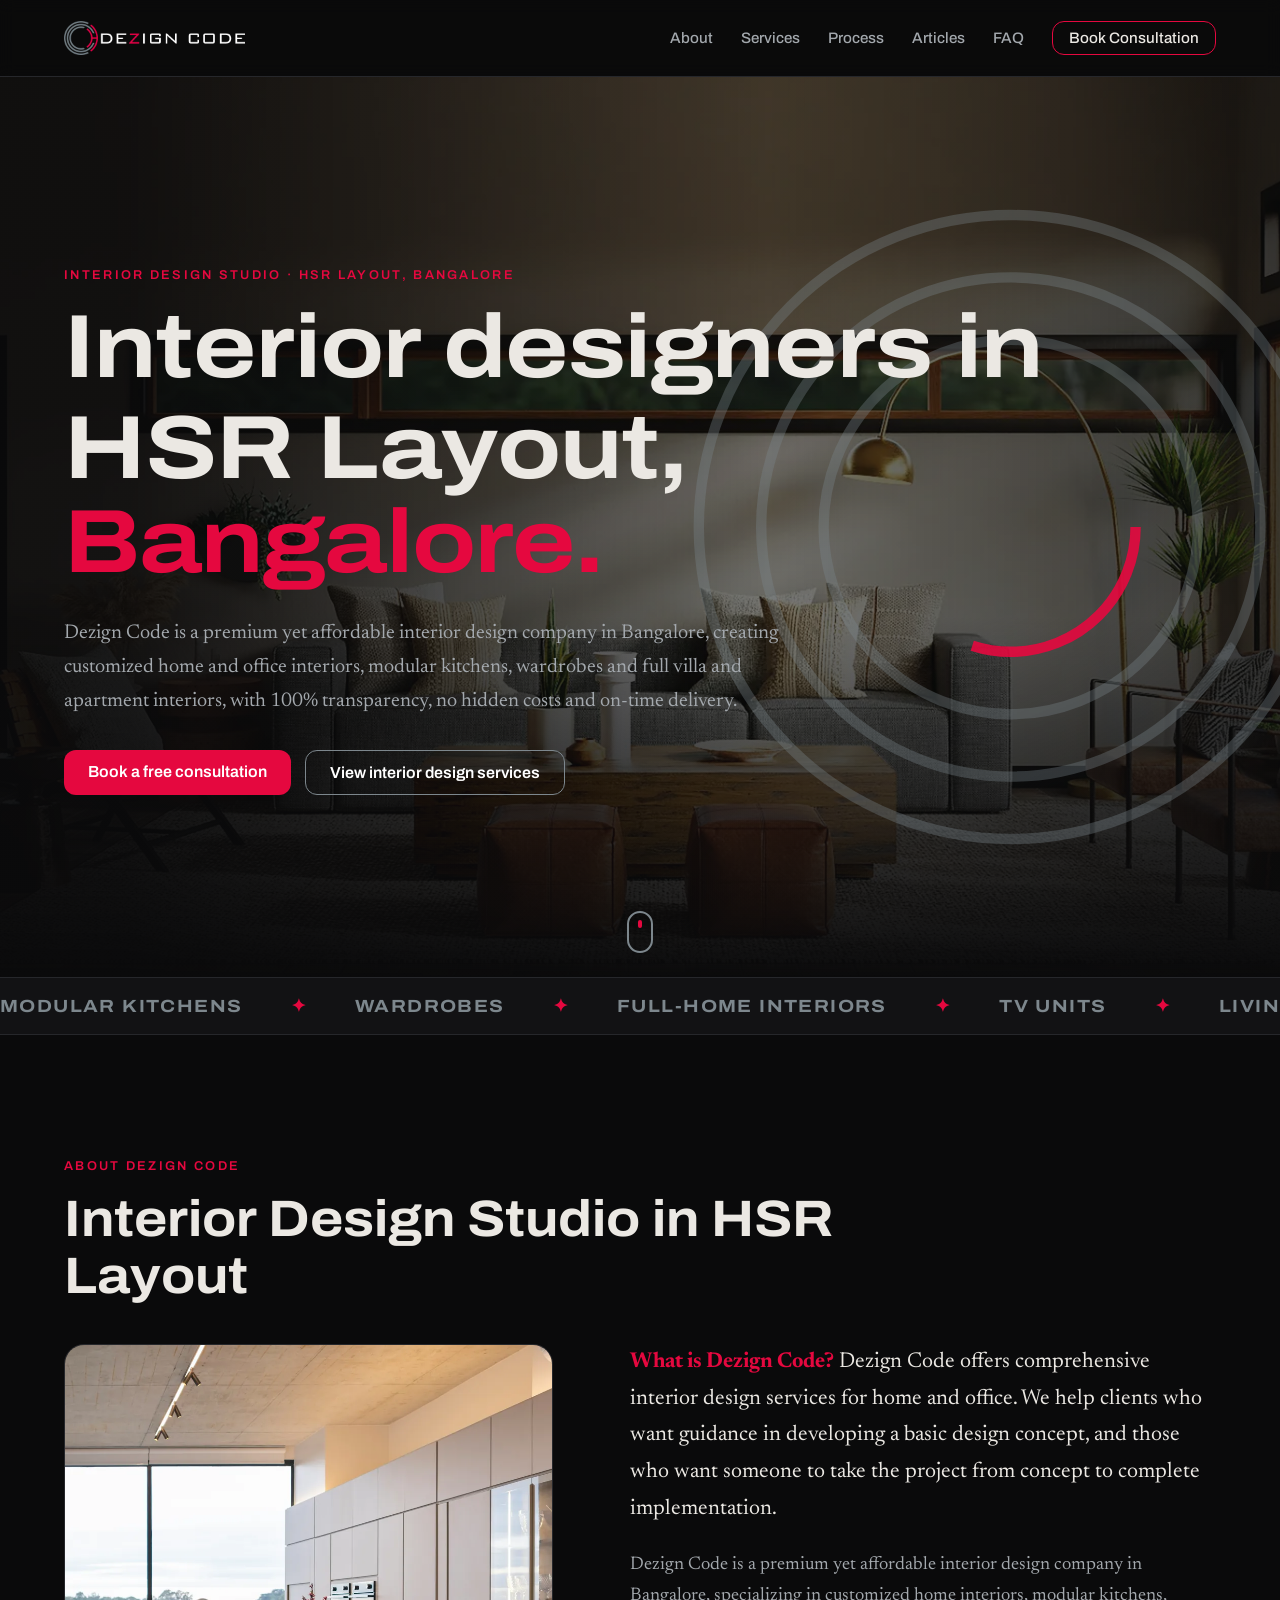
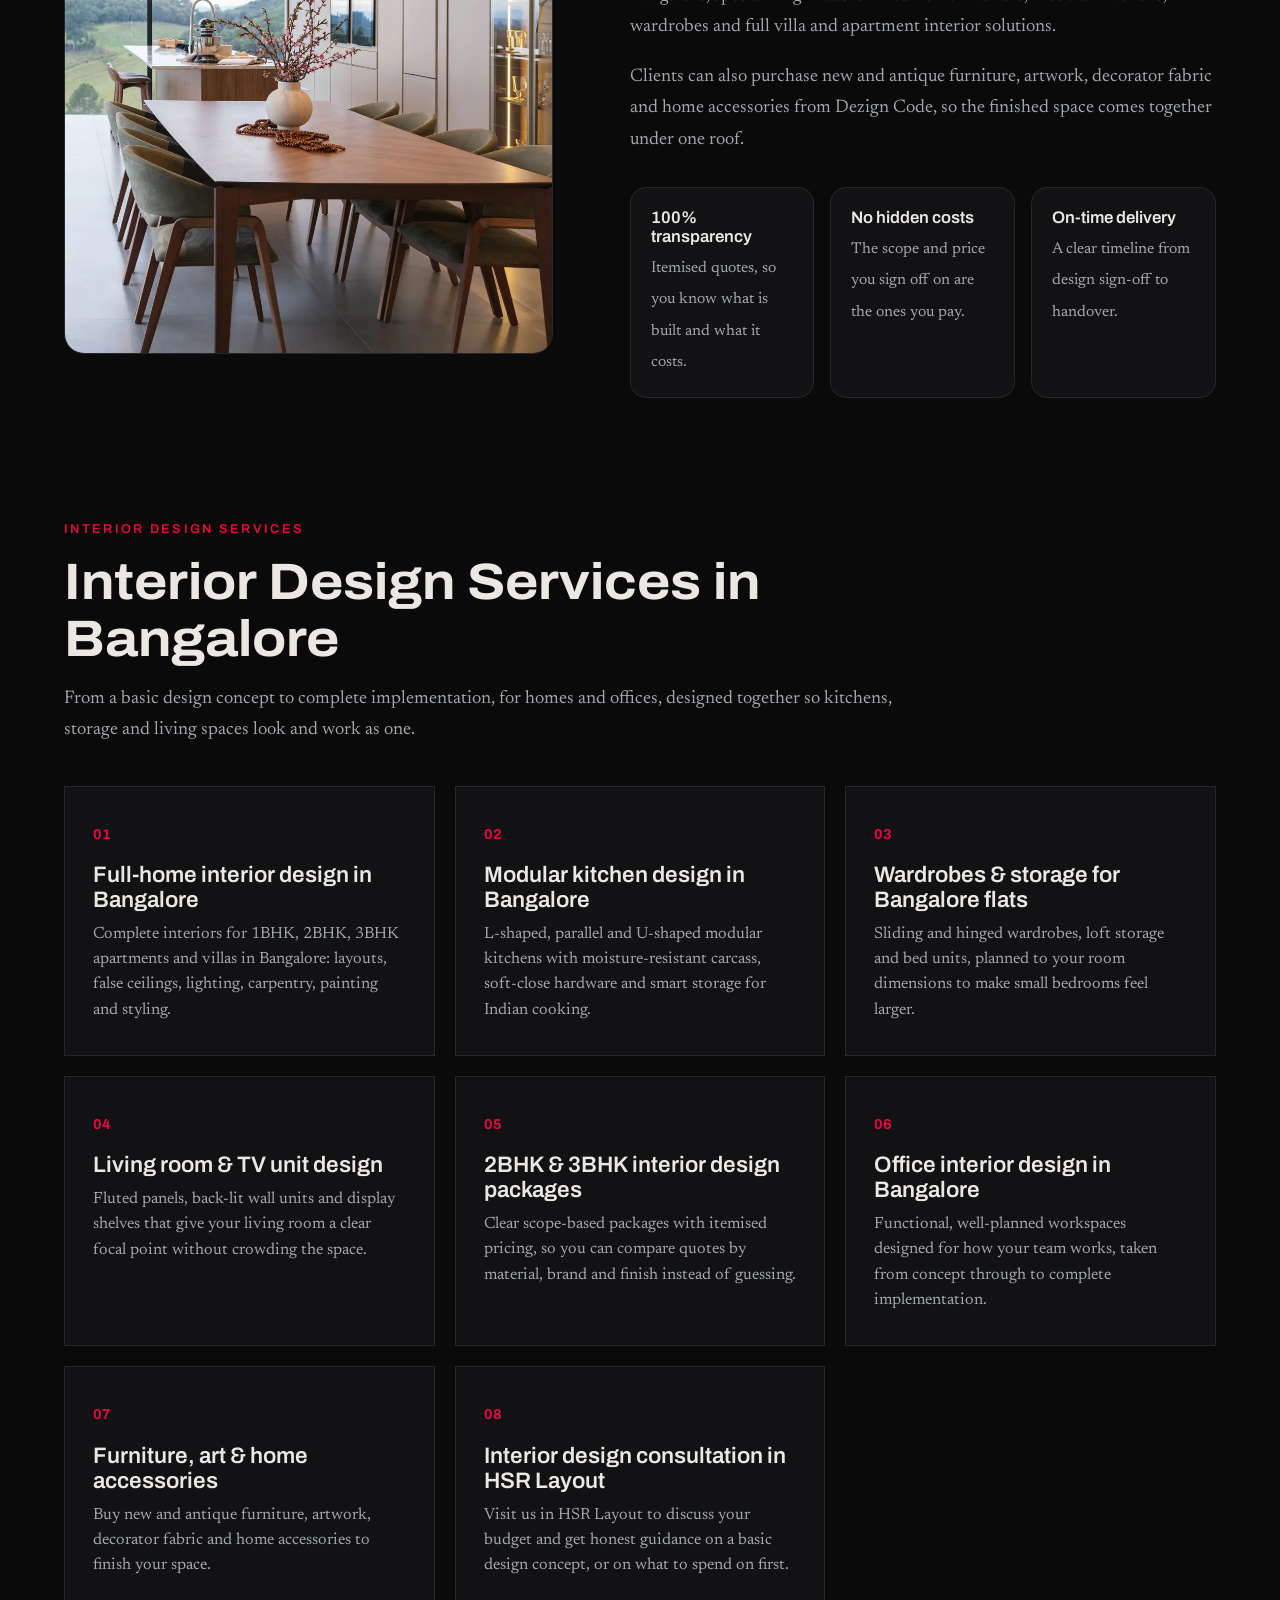
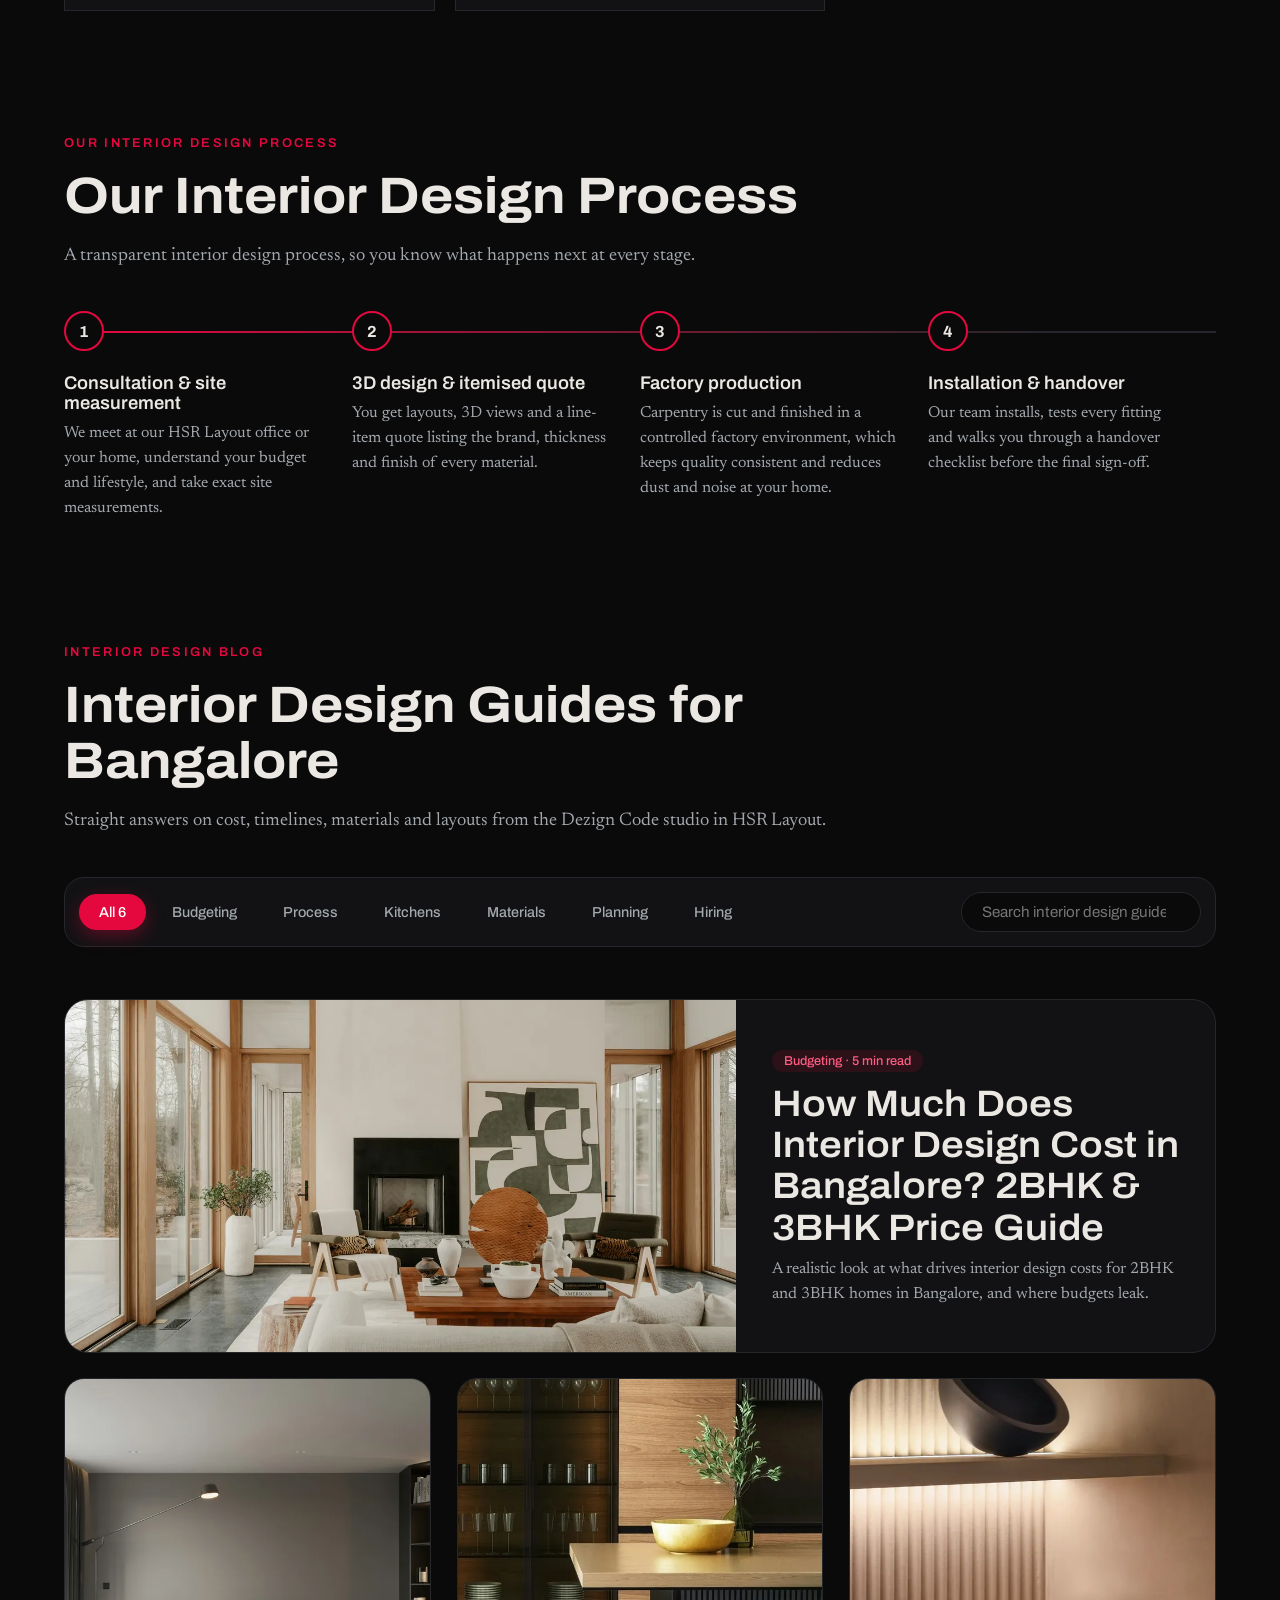
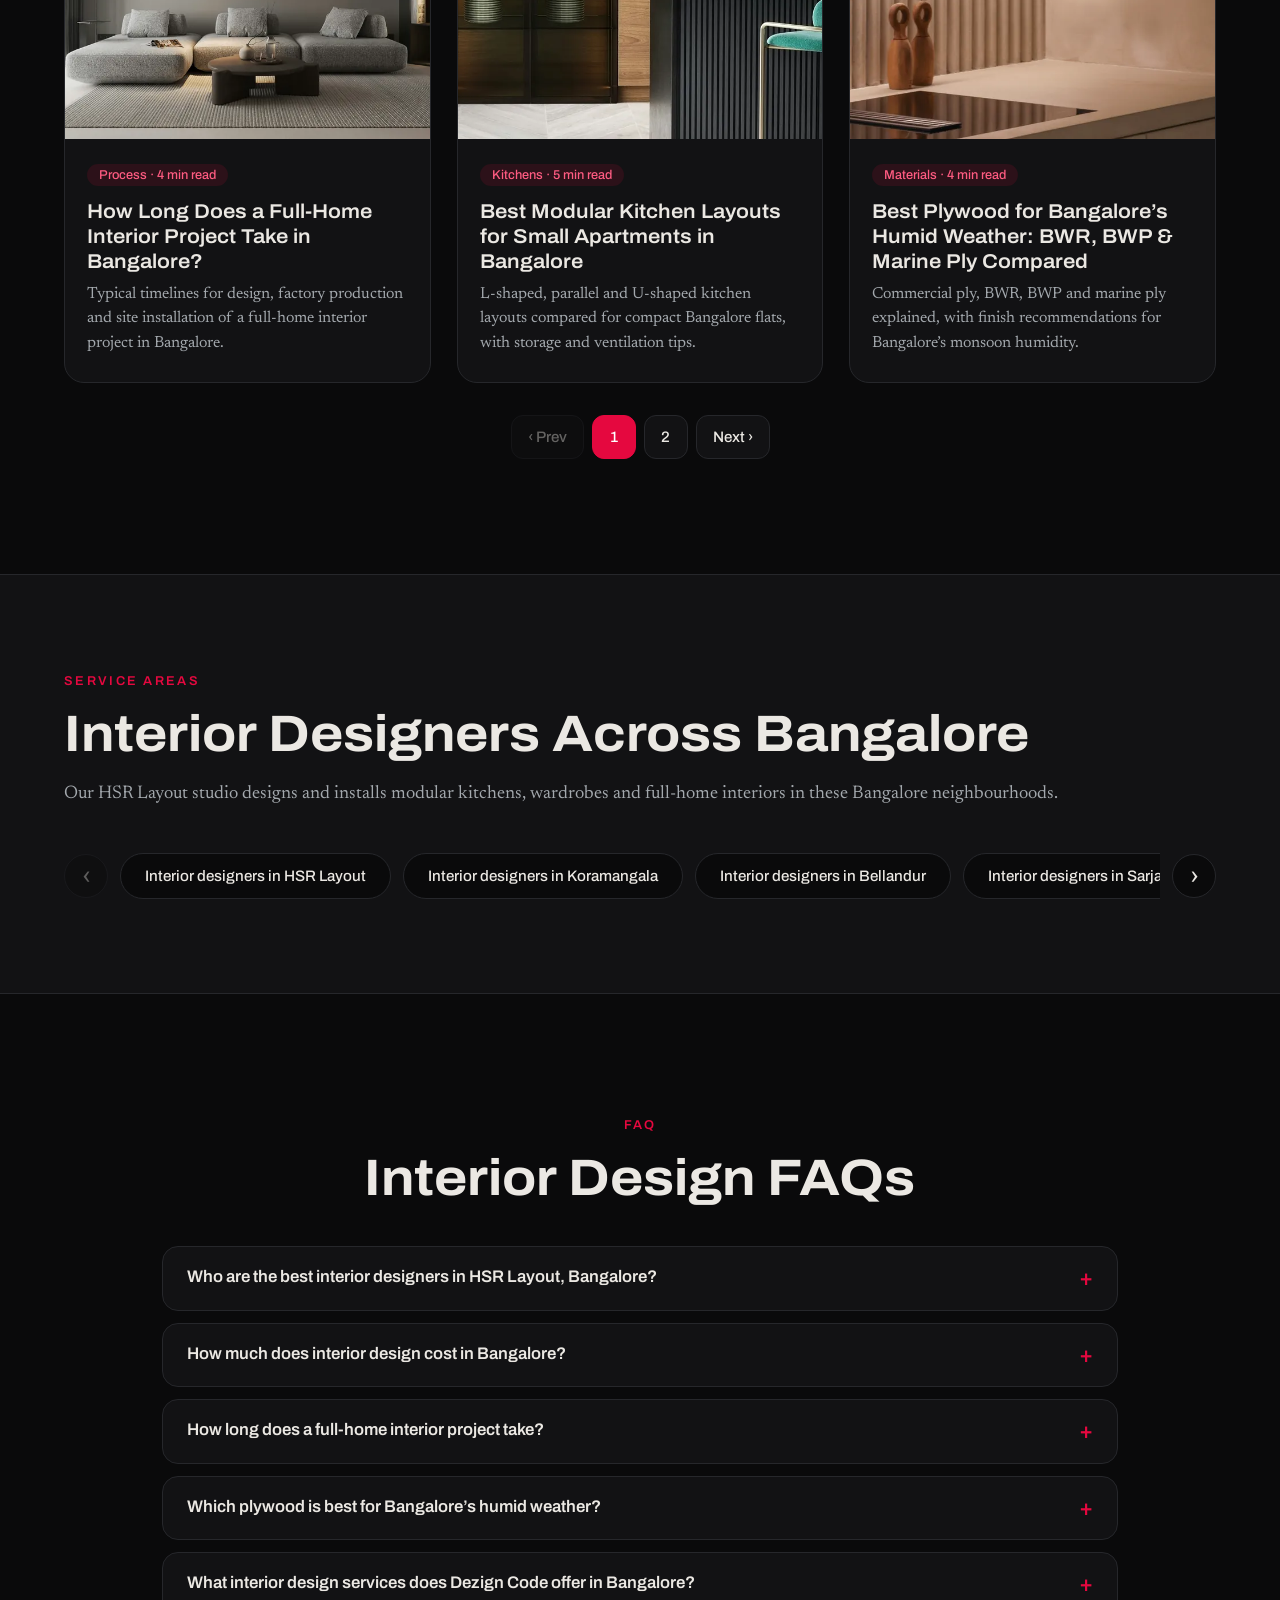
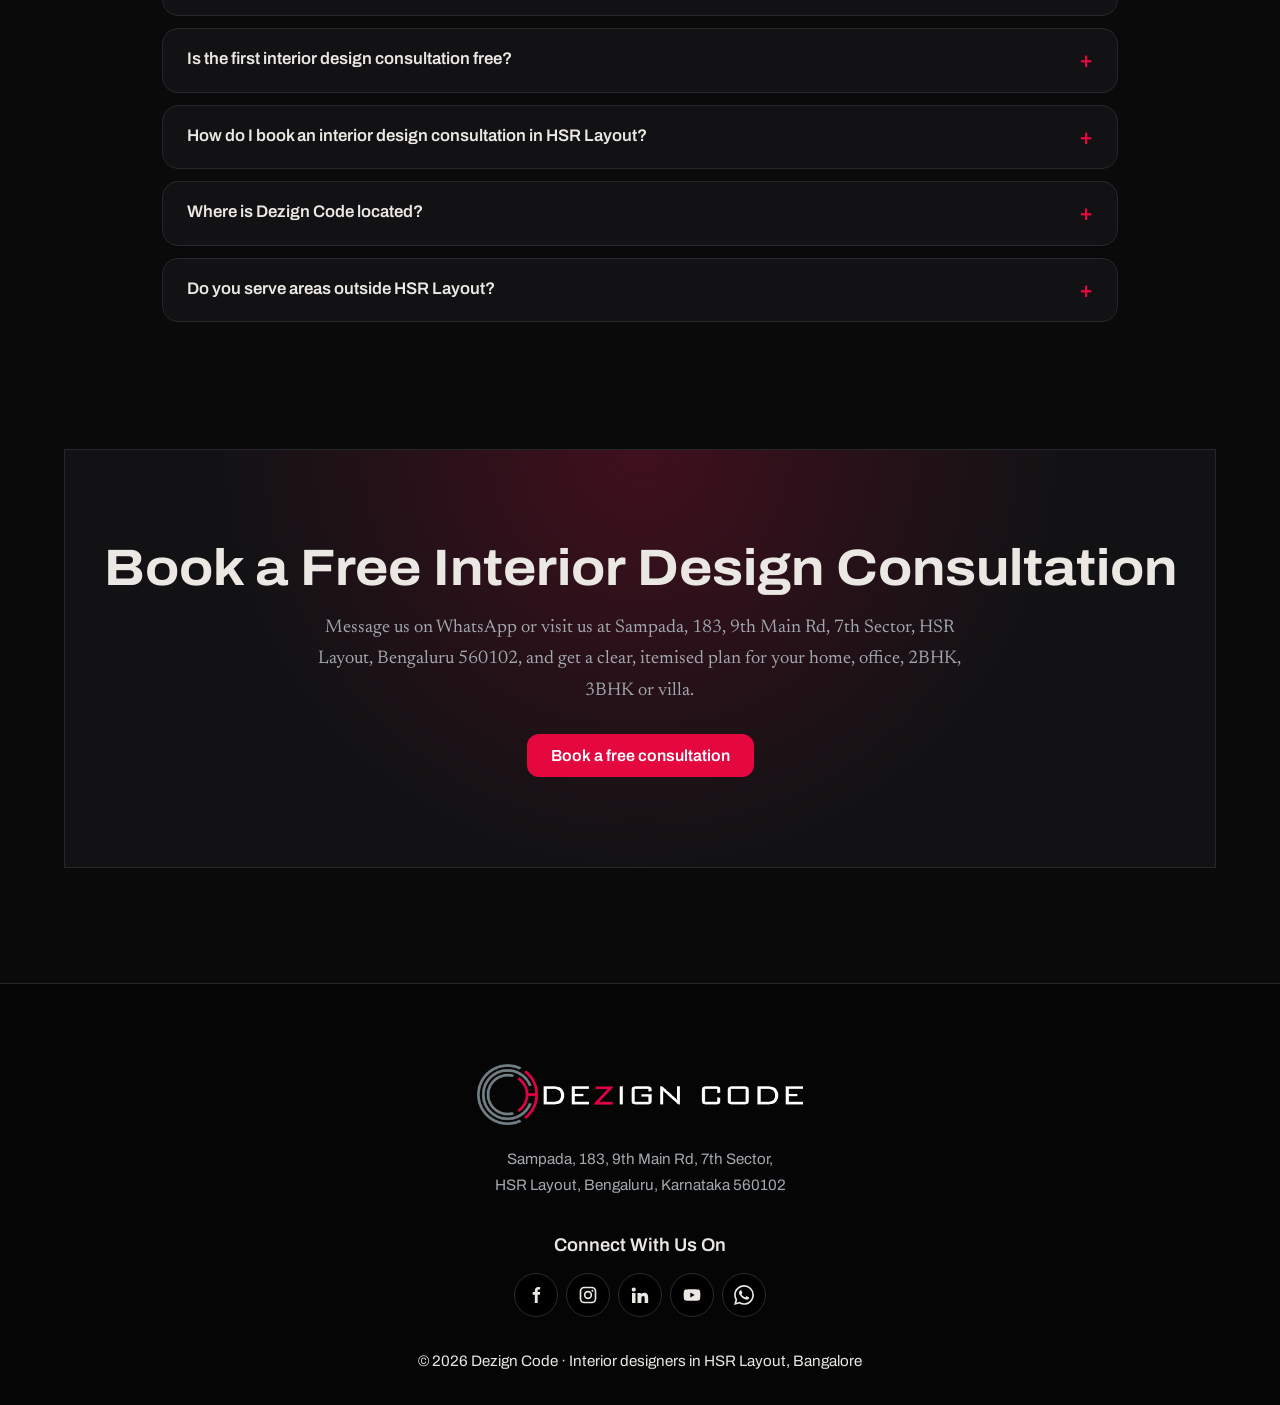
<file: index.html>
<!DOCTYPE html><html lang="en-IN" class="no-js"><head><meta charset="utf-8"><meta name="viewport" content="width=device-width,initial-scale=1">
<title>Interior Designers in HSR Layout, Bangalore | Dezign Code</title>
<meta name="description" content="Dezign Code – premium yet affordable interior designers in HSR Layout, Bangalore. Home and office interiors, modular kitchens, wardrobes and villa interiors with 100% transparency, no hidden costs and on-time delivery.">
<meta name="keywords" content="interior designers in HSR Layout, interior designers in Bangalore, modular kitchen Bangalore, home interior design Bangalore, 2BHK interior design Bangalore, 3BHK interior design Bangalore, full home interiors Bangalore, wardrobe design Bangalore, interior design cost Bangalore, interior design studio near me, free interior design consultation">
<meta name="author" content="Dezign Code">
<meta name="robots" content="index,follow,max-image-preview:large,max-snippet:-1,max-video-preview:-1">
<link rel="canonical" href="https://dcblogs.example.com/">
<link rel="alternate" hreflang="en-IN" href="https://dcblogs.example.com/"><link rel="alternate" hreflang="x-default" href="https://dcblogs.example.com/">
<meta property="og:site_name" content="Dezign Code"><meta property="og:title" content="Interior Designers in HSR Layout, Bangalore | Dezign Code"><meta property="og:description" content="Dezign Code – premium yet affordable interior designers in HSR Layout, Bangalore. Home and office interiors, modular kitchens, wardrobes and villa interiors with 100% transparency, no hidden costs and on-time delivery."><meta property="og:type" content="website"><meta property="og:url" content="https://dcblogs.example.com/"><meta property="og:locale" content="en_IN"><meta property="og:image" content="https://dcblogs.example.com/assets/hero-bg.webp"><meta property="og:image:alt" content="Interior Designers in HSR Layout, Bangalore | Dezign Code">
<meta name="twitter:card" content="summary_large_image"><meta name="twitter:title" content="Interior Designers in HSR Layout, Bangalore | Dezign Code"><meta name="twitter:description" content="Dezign Code – premium yet affordable interior designers in HSR Layout, Bangalore. Home and office interiors, modular kitchens, wardrobes and villa interiors with 100% transparency, no hidden costs and on-time delivery."><meta name="twitter:image" content="https://dcblogs.example.com/assets/hero-bg.webp">
<meta name="theme-color" content="#0a0a0b">
<meta name="geo.region" content="IN-KA"><meta name="geo.placename" content="HSR Layout, Bangalore"><meta name="geo.position" content="12.9116;77.6474"><meta name="ICBM" content="12.9116, 77.6474">
<link rel="icon" href="assets/Dezign-Code-Logo.webp" type="image/webp"><link rel="apple-touch-icon" href="assets/Dezign-Code-Logo.webp">
<link rel="preload" as="image" href="assets/Dezign-Code-Logo.webp" type="image/webp">
<link rel="preconnect" href="https://fonts.googleapis.com"><link rel="preconnect" href="https://fonts.gstatic.com" crossorigin>
<link href="https://fonts.googleapis.com/css2?family=Archivo:wdth,wght@62..125,100..900&amp;family=Newsreader:opsz,wght@6..72,400..700&amp;display=swap" rel="stylesheet">
<link rel="stylesheet" href="style.css">
<script type="application/ld+json">{"@context":"https://schema.org","@graph":[{"@type":"WebSite","@id":"https://dcblogs.example.com/#website","url":"https://dcblogs.example.com/","name":"Dezign Code","description":"Dezign Code – premium yet affordable interior designers in HSR Layout, Bangalore. Home and office interiors, modular kitchens, wardrobes and villa interiors with 100% transparency, no hidden costs and on-time delivery.","inLanguage":"en-IN","publisher":{"@id":"https://dcblogs.example.com/#business"}},{"@type":"WebPage","@id":"https://dcblogs.example.com/#webpage","url":"https://dcblogs.example.com/","name":"Interior Designers in HSR Layout, Bangalore | Dezign Code","description":"Dezign Code – premium yet affordable interior designers in HSR Layout, Bangalore. Home and office interiors, modular kitchens, wardrobes and villa interiors with 100% transparency, no hidden costs and on-time delivery.","isPartOf":{"@id":"https://dcblogs.example.com/#website"},"about":{"@id":"https://dcblogs.example.com/#business"},"inLanguage":"en-IN","primaryImageOfPage":{"@id":"https://dcblogs.example.com/#logo"},"speakable":{"@type":"SpeakableSpecification","cssSelector":["h1","#about .lead","#faq summary"]}},{"@type":["HomeAndConstructionBusiness","LocalBusiness"],"@id":"https://dcblogs.example.com/#business","name":"Dezign Code","alternateName":"Dezign Code Interior Design Studio","url":"https://dcblogs.example.com/","description":"Premium yet affordable interior design company in HSR Layout, Bangalore. Customized home and office interiors, modular kitchens, wardrobes and full villa and apartment interiors with 100% transparency, no hidden costs and on-time delivery. Also sells new and antique furniture, artwork, decorator fabric and home accessories.","logo":{"@type":"ImageObject","@id":"https://dcblogs.example.com/#logo","url":"https://dcblogs.example.com/assets/Dezign-Code-Logo.webp","contentUrl":"https://dcblogs.example.com/assets/Dezign-Code-Logo.webp","caption":"Dezign Code"},"image":"https://dcblogs.example.com/assets/hero-bg.webp","telephone":"+91XXXXXXXXXX","priceRange":"₹₹","address":{"@type":"PostalAddress","streetAddress":"Sampada, 183, 9th Main Rd, 7th Sector, HSR Layout","addressLocality":"Bengaluru","addressRegion":"Karnataka","postalCode":"560102","addressCountry":"IN"},"geo":{"@type":"GeoCoordinates","latitude":12.9116,"longitude":77.6474},"areaServed":[{"@type":"City","name":"Bangalore"},{"@type":"Place","name":"HSR Layout"},{"@type":"Place","name":"Koramangala"},{"@type":"Place","name":"Bellandur"},{"@type":"Place","name":"Sarjapur Road"},{"@type":"Place","name":"BTM Layout"},{"@type":"Place","name":"Bommanahalli"},{"@type":"Place","name":"Agara"}],"knowsAbout":["Interior design","Home interiors","Office interiors","Modular kitchen","Wardrobes","Full home interiors","Villa interiors","2BHK interiors","3BHK interiors","Furniture and decor","Plywood for humid climate"],"contactPoint":{"@type":"ContactPoint","contactType":"customer service","telephone":"+91XXXXXXXXXX","availableLanguage":["English","Hindi","Kannada"],"url":"https://wa.me/91XXXXXXXXXX?text=Hi%20Dezign%20Code%2C%20I%20would%20like%20to%20book%20a%20free%20interior%20design%20consultation."},"potentialAction":{"@type":"ReserveAction","name":"Book a free interior design consultation","target":{"@type":"EntryPoint","urlTemplate":"https://wa.me/91XXXXXXXXXX?text=Hi%20Dezign%20Code%2C%20I%20would%20like%20to%20book%20a%20free%20interior%20design%20consultation.","actionPlatform":["http://schema.org/DesktopWebPlatform","http://schema.org/MobileWebPlatform"]},"result":{"@type":"Reservation","name":"Free interior design consultation"}},"sameAs":["https://www.facebook.com/thedezigncode","https://www.instagram.com/dezign_code/","https://in.linkedin.com/company/the-dezign-code","https://www.youtube.com/channel/UCoUUUQvqEz1cD1CDm_YMvZg"]},{"@type":"OfferCatalog","@id":"https://dcblogs.example.com/#services","name":"Interior design services in Bangalore","itemListElement":[{"@type":"Offer","itemOffered":{"@type":"Service","name":"Full-home interior design in Bangalore","description":"Complete interiors for 1BHK, 2BHK, 3BHK apartments and villas.","provider":{"@id":"https://dcblogs.example.com/#business"},"areaServed":"Bangalore","serviceType":"Interior design"}},{"@type":"Offer","itemOffered":{"@type":"Service","name":"Modular kitchen design in Bangalore","description":"L-shaped, parallel and U-shaped modular kitchens.","provider":{"@id":"https://dcblogs.example.com/#business"},"areaServed":"Bangalore","serviceType":"Interior design"}},{"@type":"Offer","itemOffered":{"@type":"Service","name":"Wardrobes and storage","description":"Sliding and hinged wardrobes, loft storage and bed units.","provider":{"@id":"https://dcblogs.example.com/#business"},"areaServed":"Bangalore","serviceType":"Interior design"}},{"@type":"Offer","itemOffered":{"@type":"Service","name":"Living room and TV unit design","description":"Fluted panels, back-lit wall units and display shelves.","provider":{"@id":"https://dcblogs.example.com/#business"},"areaServed":"Bangalore","serviceType":"Interior design"}},{"@type":"Offer","itemOffered":{"@type":"Service","name":"Office interior design in Bangalore","description":"Functional, branded workspace interiors from concept to complete implementation.","provider":{"@id":"https://dcblogs.example.com/#business"},"areaServed":"Bangalore","serviceType":"Interior design"}},{"@type":"Offer","itemOffered":{"@type":"Service","name":"Furniture, art and home accessories","description":"New and antique furniture, artwork, decorator fabric and home accessories.","provider":{"@id":"https://dcblogs.example.com/#business"},"areaServed":"Bangalore","serviceType":"Furniture and decor retail"}},{"@type":"Offer","itemOffered":{"@type":"Service","name":"2BHK and 3BHK interior packages","description":"Scope-based packages with itemised pricing.","provider":{"@id":"https://dcblogs.example.com/#business"},"areaServed":"Bangalore","serviceType":"Interior design"}},{"@type":"Offer","itemOffered":{"@type":"Service","name":"Interior design consultation","description":"Free consultation at our HSR Layout office.","provider":{"@id":"https://dcblogs.example.com/#business"},"areaServed":"Bangalore","serviceType":"Interior design"}}]},{"@type":"ItemList","@id":"https://dcblogs.example.com/#articles","name":"Bangalore home interior design guides","itemListElement":[{"@type":"ListItem","position":1,"url":"https://dcblogs.example.com/blog/interior-design-cost-bangalore.html","name":"How Much Does Interior Design Cost in Bangalore? 2BHK & 3BHK Price Guide"},{"@type":"ListItem","position":2,"url":"https://dcblogs.example.com/blog/how-long-do-home-interiors-take.html","name":"How Long Does a Full-Home Interior Project Take in Bangalore?"},{"@type":"ListItem","position":3,"url":"https://dcblogs.example.com/blog/modular-kitchen-small-bangalore-apartments.html","name":"Best Modular Kitchen Layouts for Small Apartments in Bangalore"},{"@type":"ListItem","position":4,"url":"https://dcblogs.example.com/blog/best-plywood-for-bangalore-humidity.html","name":"Best Plywood for Bangalore’s Humid Weather: BWR, BWP & Marine Ply Compared"},{"@type":"ListItem","position":5,"url":"https://dcblogs.example.com/blog/2bhk-vs-3bhk-where-to-spend-first.html","name":"2BHK & 3BHK Interior Design Budget: Where to Spend First"},{"@type":"ListItem","position":6,"url":"https://dcblogs.example.com/blog/how-to-choose-interior-designer-hsr-layout.html","name":"How to Choose the Best Interior Designer in HSR Layout, Bangalore"}]},{"@type":"BreadcrumbList","itemListElement":[{"@type":"ListItem","position":1,"name":"Home","item":"https://dcblogs.example.com/"}]}]}</script>
<script type="application/ld+json">{"@context":"https://schema.org","@type":"FAQPage","mainEntity":[{"@type":"Question","name":"Who are the best interior designers in HSR Layout, Bangalore?","acceptedAnswer":{"@type":"Answer","text":"Dezign Code is a premium yet affordable interior design company in HSR Layout, Bangalore, with a commitment to 100% transparency, no hidden costs and on-time delivery."}},{"@type":"Question","name":"How much does interior design cost in Bangalore?","acceptedAnswer":{"@type":"Answer","text":"A 2BHK full-home interior in Bangalore typically costs roughly ₹6–12 lakh and a 3BHK ₹10–20 lakh, depending on carpentry scope, material grade and finish. An itemised quote is the most reliable way to compare studios."}},{"@type":"Question","name":"How long does a full-home interior project take?","acceptedAnswer":{"@type":"Answer","text":"Most full-home projects take around 8 to 14 weeks across design sign-off, factory production and on-site installation. Scope changes and late approvals are the most common causes of delay."}},{"@type":"Question","name":"Which plywood is best for Bangalore’s humid weather?","acceptedAnswer":{"@type":"Answer","text":"BWR or BWP grade plywood with a moisture-resistant finish suits Bangalore’s monsoon humidity. Marine ply is the safest choice for kitchens and wet areas."}},{"@type":"Question","name":"What interior design services does Dezign Code offer in Bangalore?","acceptedAnswer":{"@type":"Answer","text":"Dezign Code offers home and office interior design, full villa and apartment interiors, customized modular kitchens, wardrobes and storage, living room and TV units, 2BHK and 3BHK interior packages and design consultation. You can also buy new and antique furniture, artwork, decorator fabric and home accessories."}},{"@type":"Question","name":"Is the first interior design consultation free?","acceptedAnswer":{"@type":"Answer","text":"Yes. You can book a free consultation with Dezign Code to discuss your budget, layout and materials. The fastest way to book is by messaging the studio on WhatsApp."}},{"@type":"Question","name":"How do I book an interior design consultation in HSR Layout?","acceptedAnswer":{"@type":"Answer","text":"Tap the Book Consultation button on this page to message Dezign Code on WhatsApp. Share your location, flat size (1BHK, 2BHK, 3BHK or villa) and budget, and the team will confirm a visit to our HSR Layout address or your home."}},{"@type":"Question","name":"Where is Dezign Code located?","acceptedAnswer":{"@type":"Answer","text":"Dezign Code is at Sampada, 183, 9th Main Rd, 7th Sector, HSR Layout, Bengaluru, Karnataka 560102."}},{"@type":"Question","name":"Do you serve areas outside HSR Layout?","acceptedAnswer":{"@type":"Answer","text":"Yes. We work across South-East Bangalore, including Koramangala, Bellandur, Sarjapur Road, BTM Layout, Bommanahalli and Agara."}}]}</script>
</head><body>
<a class="skip" href="#main">Skip to content</a>
<div class="progress" id="progress" aria-hidden="true"></div>
<header class="top"><div class="wrap"><a class="logo" href="./" aria-label="Dezign Code – interior designers in HSR Layout, Bangalore"><img src="assets/Dezign-Code-Logo.webp" alt="Dezign Code logo" width="181" height="34" decoding="async" fetchpriority="high"></a><nav aria-label="Main"><a href="#about">About</a><a href="#services">Services</a><a href="#process">Process</a><a href="#guides">Articles</a><a href="#faq">FAQ</a><a class="navcta" href="https://wa.me/91XXXXXXXXXX?text=Hi%20Dezign%20Code%2C%20I%20would%20like%20to%20book%20a%20free%20interior%20design%20consultation." target="_blank" rel="noopener" data-wa>Book Consultation</a></nav></div></header>
<main id="main">
<section class="hero" id="top"><div class="hero-bg" data-parallax aria-hidden="true"></div><div class="hero-vig" aria-hidden="true"></div>
<svg class="arcs" viewBox="0 0 640 640" aria-hidden="true"><circle pathLength="1" cx="320" cy="320" r="300"/><circle pathLength="1" cx="320" cy="320" r="240"/><circle pathLength="1" cx="320" cy="320" r="180"/><circle class="r" pathLength="1" cx="320" cy="320" r="120" style="stroke-dasharray:.3 .7"/></svg>
<div class="wrap"><span class="eyebrow">Interior design studio &middot; HSR Layout, Bangalore</span>
<h1><span class="ln"><span>Interior designers in</span></span><span class="ln"><span>HSR Layout, <em>Bangalore.</em></span></span><span class="sr">Modular kitchens, wardrobes and full-home interiors for 2BHK and 3BHK homes</span></h1>
<p>Dezign Code is a premium yet affordable interior design company in Bangalore, creating customized home and office interiors, modular kitchens, wardrobes and full villa and apartment interiors, with 100% transparency, no hidden costs and on-time delivery.</p>
<div class="hero-actions"><a class="btn" href="https://wa.me/91XXXXXXXXXX?text=Hi%20Dezign%20Code%2C%20I%20would%20like%20to%20book%20a%20free%20interior%20design%20consultation." target="_blank" rel="noopener" data-wa>Book a free consultation</a><a class="btn ghost" href="#services">View interior design services</a></div>
</div>
<a class="scroll-cue" href="#about" aria-label="Scroll to content"><span></span></a></section>
<div class="marquee" aria-hidden="true"><div class="track"><span>Modular Kitchens</span><span>Wardrobes</span><span>Full-Home Interiors</span><span>TV Units</span><span>Living Rooms</span><span>2BHK &amp; 3BHK</span><span>Experience Center</span><span>Modular Kitchens</span><span>Wardrobes</span><span>Full-Home Interiors</span><span>TV Units</span><span>Living Rooms</span><span>2BHK &amp; 3BHK</span><span>Experience Center</span></div></div>
<section class="sec wrap" id="about" aria-labelledby="about-h"><div class="sec-head reveal"><span class="eyebrow">About Dezign Code</span><h2 id="about-h">Interior Design Studio in HSR Layout</h2></div><div class="split"><div class="reveal"><figure class="about-fig"><img src="assets/about.webp" alt="Modern dining and kitchen interior designed by Dezign Code in Bangalore" width="960" height="1200" loading="lazy" decoding="async"></figure></div>
<div class="reveal d1"><p class="lead"><b>What is Dezign Code?</b> Dezign Code offers comprehensive interior design services for home and office. We help clients who want guidance in developing a basic design concept, and those who want someone to take the project from concept to complete implementation.</p><p>Dezign Code is a premium yet affordable interior design company in Bangalore, specializing in customized home interiors, modular kitchens, wardrobes and full villa and apartment interior solutions.</p><p>Clients can also purchase new and antique furniture, artwork, decorator fabric and home accessories from Dezign Code, so the finished space comes together under one roof.</p><ul class="pledge"><li><b>100% transparency</b><span>Itemised quotes, so you know what is built and what it costs.</span></li><li><b>No hidden costs</b><span>The scope and price you sign off on are the ones you pay.</span></li><li><b>On-time delivery</b><span>A clear timeline from design sign-off to handover.</span></li></ul></div></div></section>

<section class="sec wrap" id="services" aria-labelledby="services-h"><div class="sec-head reveal"><span class="eyebrow">Interior design services</span><h2 id="services-h">Interior Design Services in Bangalore</h2><p>From a basic design concept to complete implementation, for homes and offices, designed together so kitchens, storage and living spaces look and work as one.</p></div>
<div class="svc-grid">
<article class="svc reveal"><span class="num">01</span><h3>Full-home interior design in Bangalore</h3><p>Complete interiors for 1BHK, 2BHK, 3BHK apartments and villas in Bangalore: layouts, false ceilings, lighting, carpentry, painting and styling.</p></article>
<article class="svc reveal d1"><span class="num">02</span><h3>Modular kitchen design in Bangalore</h3><p>L-shaped, parallel and U-shaped modular kitchens with moisture-resistant carcass, soft-close hardware and smart storage for Indian cooking.</p></article>
<article class="svc reveal d2"><span class="num">03</span><h3>Wardrobes &amp; storage for Bangalore flats</h3><p>Sliding and hinged wardrobes, loft storage and bed units, planned to your room dimensions to make small bedrooms feel larger.</p></article>
<article class="svc reveal"><span class="num">04</span><h3>Living room &amp; TV unit design</h3><p>Fluted panels, back-lit wall units and display shelves that give your living room a clear focal point without crowding the space.</p></article>
<article class="svc reveal d1"><span class="num">05</span><h3>2BHK &amp; 3BHK interior design packages</h3><p>Clear scope-based packages with itemised pricing, so you can compare quotes by material, brand and finish instead of guessing.</p></article>
<article class="svc reveal"><span class="num">06</span><h3>Office interior design in Bangalore</h3><p>Functional, well-planned workspaces designed for how your team works, taken from concept through to complete implementation.</p></article>
<article class="svc reveal d1"><span class="num">07</span><h3>Furniture, art &amp; home accessories</h3><p>Buy new and antique furniture, artwork, decorator fabric and home accessories to finish your space.</p></article>
<article class="svc reveal d2"><span class="num">08</span><h3>Interior design consultation in HSR Layout</h3><p>Visit us in HSR Layout to discuss your budget and get honest guidance on a basic design concept, or on what to spend on first.</p></article>
</div></section>

<section class="sec wrap" id="process" aria-labelledby="process-h"><div class="sec-head reveal"><span class="eyebrow">Our interior design process</span><h2 id="process-h">Our Interior Design Process</h2><p>A transparent interior design process, so you know what happens next at every stage.</p></div>
<ol class="steps">
<li class="reveal"><i>1</i><div><h3>Consultation &amp; site measurement</h3><p>We meet at our HSR Layout office or your home, understand your budget and lifestyle, and take exact site measurements.</p></div></li>
<li class="reveal"><i>2</i><div><h3>3D design &amp; itemised quote</h3><p>You get layouts, 3D views and a line-item quote listing the brand, thickness and finish of every material.</p></div></li>
<li class="reveal"><i>3</i><div><h3>Factory production</h3><p>Carpentry is cut and finished in a controlled factory environment, which keeps quality consistent and reduces dust and noise at your home.</p></div></li>
<li class="reveal"><i>4</i><div><h3>Installation &amp; handover</h3><p>Our team installs, tests every fitting and walks you through a handover checklist before the final sign-off.</p></div></li>
</ol></section>

<section class="sec wrap" id="guides" aria-labelledby="guides-h"><div class="sec-head reveal"><span class="eyebrow">Interior design blog</span><h2 id="guides-h">Interior Design Guides for Bangalore</h2><p>Straight answers on cost, timelines, materials and layouts from the Dezign Code studio in HSR Layout.</p></div>
<div class="tools"><div class="chips" role="group" aria-label="Filter by topic"><button type="button" data-f="all" aria-pressed="true">All <span id="count">6</span></button><button type="button" data-f="Budgeting">Budgeting</button><button type="button" data-f="Process">Process</button><button type="button" data-f="Kitchens">Kitchens</button><button type="button" data-f="Materials">Materials</button><button type="button" data-f="Planning">Planning</button><button type="button" data-f="Hiring">Hiring</button></div><label class="search"><span class="sr">Search interior design guides</span><input id="q" type="search" placeholder="Search interior design guides"></label></div>
<div class="grid" id="grid"><a class="card feat" data-cat="Budgeting" href="blog/interior-design-cost-bangalore.html"><img decoding="async" width="640" height="360" src="assets/cost.webp" alt="Chart showing interior design cost growth for Bangalore homes" loading="eager"><div><span class="tag">Budgeting &middot; 5 min read</span><h3>How Much Does Interior Design Cost in Bangalore? 2BHK &amp; 3BHK Price Guide</h3><p>A realistic look at what drives interior design costs for 2BHK and 3BHK homes in Bangalore, and where budgets leak.</p></div></a><a class="card" data-cat="Process" href="blog/how-long-do-home-interiors-take.html"><img decoding="async" width="640" height="360" src="assets/time.webp" alt="Timeline of a full-home interior project" loading="lazy"><div><span class="tag">Process &middot; 4 min read</span><h3>How Long Does a Full-Home Interior Project Take in Bangalore?</h3><p>Typical timelines for design, factory production and site installation of a full-home interior project in Bangalore.</p></div></a><a class="card" data-cat="Kitchens" href="blog/modular-kitchen-small-bangalore-apartments.html"><img decoding="async" width="640" height="360" src="assets/kitchen.webp" alt="Modular kitchen layout diagram" loading="lazy"><div><span class="tag">Kitchens &middot; 5 min read</span><h3>Best Modular Kitchen Layouts for Small Apartments in Bangalore</h3><p>L-shaped, parallel and U-shaped kitchen layouts compared for compact Bangalore flats, with storage and ventilation tips.</p></div></a><a class="card" data-cat="Materials" href="blog/best-plywood-for-bangalore-humidity.html"><img decoding="async" width="640" height="360" src="assets/ply.webp" alt="Plywood grades illustration" loading="lazy"><div><span class="tag">Materials &middot; 4 min read</span><h3>Best Plywood for Bangalore&rsquo;s Humid Weather: BWR, BWP &amp; Marine Ply Compared</h3><p>Commercial ply, BWR, BWP and marine ply explained, with finish recommendations for Bangalore&rsquo;s monsoon humidity.</p></div></a><a class="card" data-cat="Planning" href="blog/2bhk-vs-3bhk-where-to-spend-first.html"><img decoding="async" width="640" height="360" src="assets/plan.webp" alt="Budget priority plan for 2BHK and 3BHK" loading="lazy"><div><span class="tag">Planning &middot; 4 min read</span><h3>2BHK &amp; 3BHK Interior Design Budget: Where to Spend First</h3><p>A priority guide to spending interior budget on kitchen, storage, lighting and living areas in a Bangalore flat.</p></div></a><a class="card" data-cat="Hiring" href="blog/how-to-choose-interior-designer-hsr-layout.html"><img decoding="async" width="640" height="360" src="assets/hire.webp" alt="Checklist for hiring an interior designer" loading="lazy"><div><span class="tag">Hiring &middot; 5 min read</span><h3>How to Choose the Best Interior Designer in HSR Layout, Bangalore</h3><p>Questions to ask, work to inspect and contracts to check before hiring an interior design studio in HSR Layout, Bangalore.</p></div></a></div>
<nav class="pager" id="pager" aria-label="Guides pagination"></nav>
<p class="none" id="none" hidden>No interior design guides match that search. Try a shorter word, or clear the topic filter.</p></section>

<section class="sec wrap areas-sec" id="areas" aria-labelledby="areas-h"><div class="sec-head reveal"><span class="eyebrow">Service areas</span><h2 id="areas-h">Interior Designers Across Bangalore</h2><p>Our HSR Layout studio designs and installs modular kitchens, wardrobes and full-home interiors in these Bangalore neighbourhoods.</p></div><div class="areas-car reveal"><button type="button" class="car-btn" data-dir="-1" aria-label="Previous areas">&#8249;</button><ul class="areas" id="areas-track" tabindex="0" aria-label="Areas we serve"><li>Interior designers in HSR Layout</li><li>Interior designers in Koramangala</li><li>Interior designers in Bellandur</li><li>Interior designers in Sarjapur Road</li><li>Interior designers in BTM Layout</li><li>Interior designers in Bommanahalli</li><li>Interior designers in Agara</li></ul><button type="button" class="car-btn" data-dir="1" aria-label="Next areas">&#8250;</button></div></section>

<section class="sec wrap" id="faq" aria-labelledby="faq-h"><div class="sec-head reveal"><span class="eyebrow">FAQ</span><h2 id="faq-h">Interior Design FAQs</h2></div>
<div class="faq-list reveal">
<details><summary>Who are the best interior designers in HSR Layout, Bangalore?</summary><p>Dezign Code is a premium yet affordable interior design company in HSR Layout, Bangalore, with a commitment to 100% transparency, no hidden costs and on-time delivery.</p></details>
<details><summary>How much does interior design cost in Bangalore?</summary><p>A 2BHK full-home interior in Bangalore typically costs roughly ₹6–12 lakh and a 3BHK ₹10–20 lakh, depending on carpentry scope, material grade and finish. An itemised quote is the most reliable way to compare studios.</p></details>
<details><summary>How long does a full-home interior project take?</summary><p>Most full-home projects take around 8 to 14 weeks across design sign-off, factory production and on-site installation. Scope changes and late approvals are the most common causes of delay.</p></details>
<details><summary>Which plywood is best for Bangalore’s humid weather?</summary><p>BWR or BWP grade plywood with a moisture-resistant finish suits Bangalore’s monsoon humidity. Marine ply is the safest choice for kitchens and wet areas.</p></details>
<details><summary>What interior design services does Dezign Code offer in Bangalore?</summary><p>Dezign Code offers home and office interior design, full villa and apartment interiors, customized modular kitchens, wardrobes and storage, living room and TV units, 2BHK and 3BHK interior packages and design consultation. You can also buy new and antique furniture, artwork, decorator fabric and home accessories.</p></details>
<details><summary>Is the first interior design consultation free?</summary><p>Yes. You can book a free consultation with Dezign Code to discuss your budget, layout and materials. The fastest way to book is by messaging the studio on WhatsApp.</p></details>
<details><summary>How do I book an interior design consultation in HSR Layout?</summary><p>Tap the Book Consultation button on this page to message Dezign Code on WhatsApp. Share your location, flat size (1BHK, 2BHK, 3BHK or villa) and budget, and the team will confirm a visit to our HSR Layout address or your home.</p></details>
<details><summary>Where is Dezign Code located?</summary><p>Dezign Code is at Sampada, 183, 9th Main Rd, 7th Sector, HSR Layout, Bengaluru, Karnataka 560102.</p></details>
<details><summary>Do you serve areas outside HSR Layout?</summary><p>Yes. We work across South-East Bangalore, including Koramangala, Bellandur, Sarjapur Road, BTM Layout, Bommanahalli and Agara.</p></details>
</div></section>

<section class="sec wrap" id="contact"><div class="cta-big reveal"><h2>Book a Free Interior Design Consultation</h2><p>Message us on WhatsApp or visit us at Sampada, 183, 9th Main Rd, 7th Sector, HSR Layout, Bengaluru 560102, and get a clear, itemised plan for your home, office, 2BHK, 3BHK or villa.</p><a class="btn" href="https://wa.me/91XXXXXXXXXX?text=Hi%20Dezign%20Code%2C%20I%20would%20like%20to%20book%20a%20free%20interior%20design%20consultation." target="_blank" rel="noopener" data-wa>Book a free consultation</a></div></section>
</main>
<footer class="site-foot"><div class="wrap foot-center">
<a class="foot-logo" href="./" aria-label="Dezign Code home"><img src="assets/Dezign-Code-Logo.webp" alt="Dezign Code logo" width="326" height="61" loading="lazy" decoding="async"></a>
<address>Sampada, 183, 9th Main Rd, 7th Sector,<br>HSR Layout, Bengaluru, Karnataka 560102</address>
<h3>Connect With Us On</h3>
<div class="social" aria-label="Dezign Code on social media">
<a href="https://www.facebook.com/thedezigncode" target="_blank" rel="noopener me" aria-label="Dezign Code on Facebook"><svg viewBox="0 0 24 24"><path d="M14 8.5V6.8c0-.8.2-1.3 1.4-1.3H17V2.6C16.7 2.5 15.8 2.4 14.8 2.4c-2.5 0-4.2 1.5-4.2 4.3v1.8H8v3.2h2.6V21.5H14v-9.8h2.6l.4-3.2z"/></svg></a>
<a href="https://www.instagram.com/dezign_code/" target="_blank" rel="noopener me" aria-label="Dezign Code on Instagram"><svg viewBox="0 0 24 24"><path d="M7.5 2h9A5.5 5.5 0 0 1 22 7.5v9a5.5 5.5 0 0 1-5.5 5.5h-9A5.5 5.5 0 0 1 2 16.5v-9A5.5 5.5 0 0 1 7.5 2zm0 2A3.5 3.5 0 0 0 4 7.5v9A3.5 3.5 0 0 0 7.5 20h9a3.5 3.5 0 0 0 3.5-3.5v-9A3.5 3.5 0 0 0 16.5 4zM12 7a5 5 0 1 1 0 10 5 5 0 0 1 0-10zm0 2a3 3 0 1 0 0 6 3 3 0 0 0 0-6zm5.3-3.2a1.2 1.2 0 1 1 0 2.4 1.2 1.2 0 0 1 0-2.4z"/></svg></a>
<a href="https://in.linkedin.com/company/the-dezign-code" target="_blank" rel="noopener me" aria-label="Dezign Code on LinkedIn"><svg viewBox="0 0 24 24"><path d="M4.5 3A2.5 2.5 0 1 1 4.5 8 2.5 2.5 0 0 1 4.5 3zM2.4 9.5h4.2V21.5H2.4zM9 9.5h4v1.700c.6-1.100 2-2 4-2 4 0 4.8 2.6 4.8 6V21.5h-4.2v-5.3c0-1.3 0-2.900-1.8-2.900s-2.100 1.4-2.100 2.8v5.4H9z"/></svg></a>
<a href="https://www.youtube.com/channel/UCoUUUQvqEz1cD1CDm_YMvZg" target="_blank" rel="noopener me" aria-label="Dezign Code on YouTube"><svg viewBox="0 0 24 24"><path d="M21.6 7.2a2.6 2.6 0 0 0-1.8-1.8C18.2 5 12 5 12 5s-6.2 0-7.8.4A2.6 2.6 0 0 0 2.4 7.2C2 8.8 2 12 2 12s0 3.2.4 4.8a2.6 2.6 0 0 0 1.8 1.8C5.8 19 12 19 12 19s6.2 0 7.8-.4a2.6 2.6 0 0 0 1.8-1.8c.4-1.6.4-4.8.4-4.8s0-3.2-.4-4.8zM10 15V9l5.2 3z"/></svg></a>
<a href="https://wa.me/91XXXXXXXXXX?text=Hi%20Dezign%20Code%2C%20I%20would%20like%20to%20book%20a%20free%20interior%20design%20consultation." target="_blank" rel="noopener" aria-label="Chat with Dezign Code on WhatsApp" data-wa><svg viewBox="0 0 24 24"><path d="M17.472 14.382c-.297-.149-1.758-.867-2.03-.967-.273-.099-.471-.148-.67.15-.197.297-.767.966-.94 1.164-.173.199-.347.223-.644.075-.297-.15-1.255-.463-2.39-1.475-.883-.788-1.48-1.761-1.653-2.059-.173-.297-.018-.458.13-.606.134-.133.298-.347.446-.52.149-.174.198-.298.298-.497.099-.198.05-.371-.025-.52-.075-.149-.669-1.612-.916-2.207-.242-.579-.487-.5-.669-.51-.173-.008-.371-.01-.57-.01-.198 0-.52.074-.792.372-.272.297-1.04 1.016-1.04 2.479 0 1.462 1.065 2.875 1.213 3.074.149.198 2.096 3.2 5.077 4.487.709.306 1.262.489 1.694.625.712.227 1.36.195 1.871.118.571-.085 1.758-.719 2.006-1.413.248-.694.248-1.289.173-1.413-.074-.124-.272-.198-.57-.347m-5.421 7.403h-.004a9.87 9.87 0 01-5.031-1.378l-.361-.214-3.741.982.998-3.648-.235-.374a9.86 9.86 0 01-1.51-5.26c.001-5.45 4.436-9.884 9.888-9.884 2.64 0 5.122 1.03 6.988 2.898a9.825 9.825 0 012.893 6.994c-.003 5.45-4.437 9.884-9.885 9.884m8.413-18.297A11.815 11.815 0 0012.05 0C5.495 0 .16 5.335.157 11.892c0 2.096.547 4.142 1.588 5.945L.057 24l6.305-1.654a11.882 11.882 0 005.683 1.448h.005c6.554 0 11.89-5.335 11.893-11.893a11.821 11.821 0 00-3.48-8.413z"/></svg></a>
</div>
<p class="foot-copy">&copy; <span id="yr">2026</span> Dezign Code &middot; Interior designers in HSR Layout, Bangalore</p>
</div></footer>

<script src="script.js" defer></script></body></html>
</file>
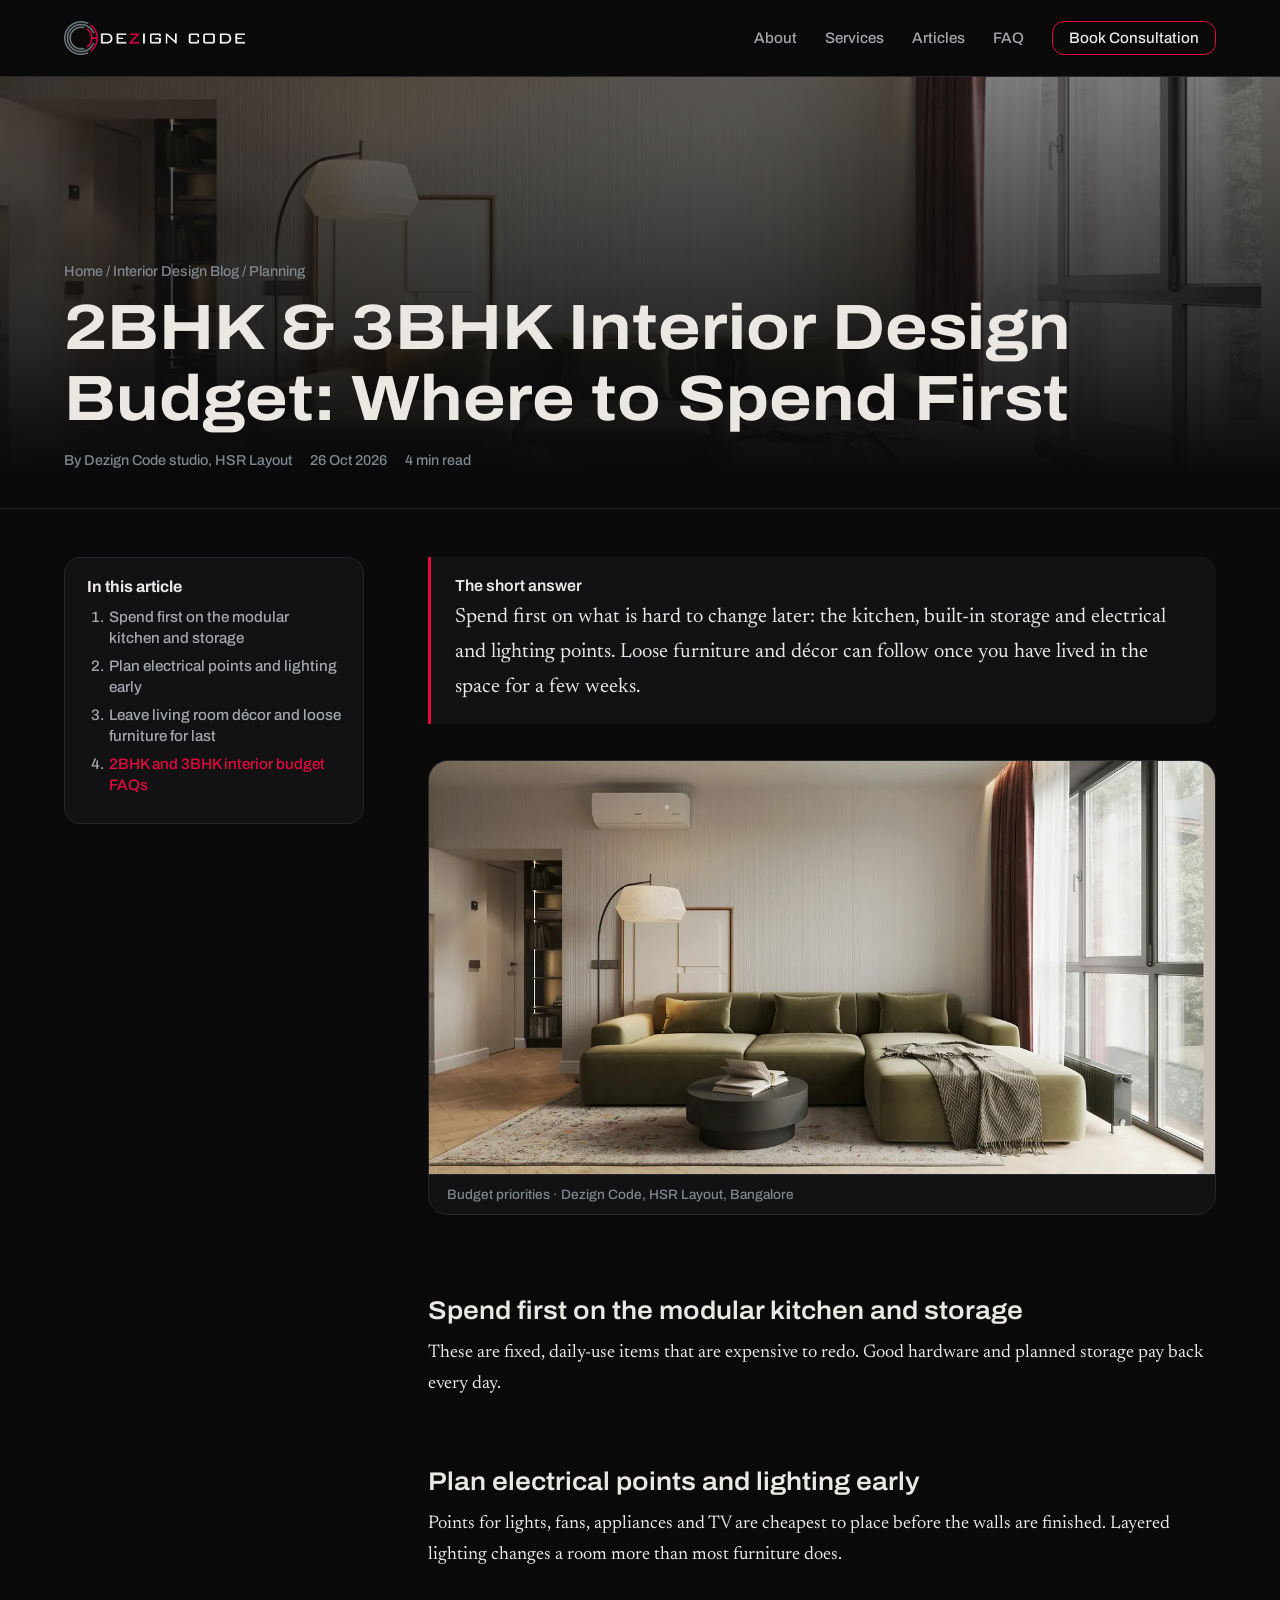
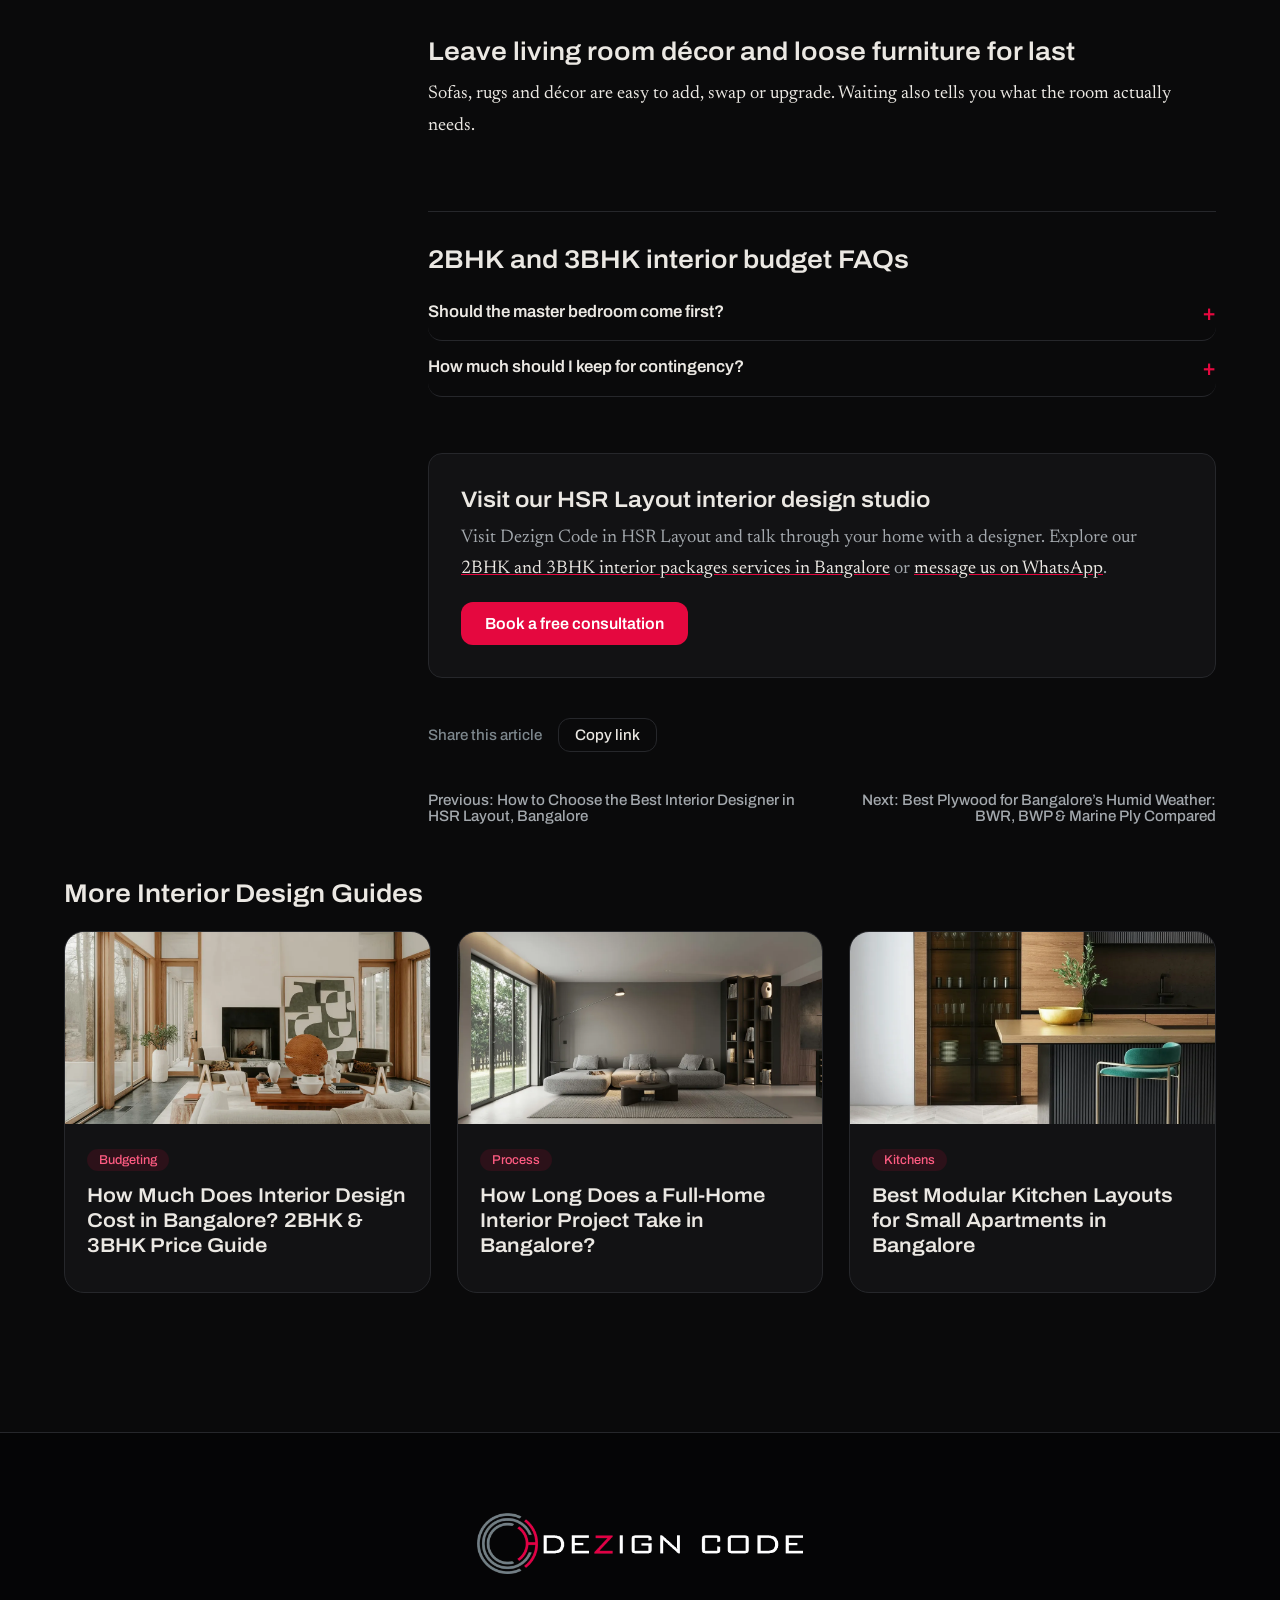
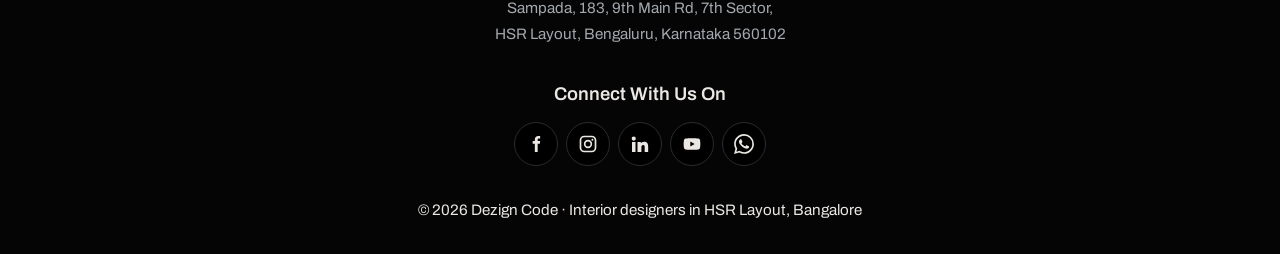
<file: blog/2bhk-vs-3bhk-where-to-spend-first.html>
<!DOCTYPE html><html lang="en-IN" class="no-js"><head><meta charset="utf-8"><meta name="viewport" content="width=device-width,initial-scale=1">
<title>2BHK &amp; 3BHK Interior Budget: Where to Spend First | Dezign Code</title>
<meta name="description" content="Planning a 2BHK or 3BHK interior budget in Bangalore? See what to spend on first: kitchen, storage, electrical and lighting, then living areas and décor.">
<meta name="keywords" content="2BHK interior design Bangalore, 3BHK interior design Bangalore, interior budget planning, home interior priorities, where to spend on interiors">
<meta name="author" content="Dezign Code">
<meta name="robots" content="index,follow,max-image-preview:large,max-snippet:-1,max-video-preview:-1">
<link rel="canonical" href="https://dcblogs.example.com/blog/2bhk-vs-3bhk-where-to-spend-first.html">
<link rel="alternate" hreflang="en-IN" href="https://dcblogs.example.com/blog/2bhk-vs-3bhk-where-to-spend-first.html"><link rel="alternate" hreflang="x-default" href="https://dcblogs.example.com/blog/2bhk-vs-3bhk-where-to-spend-first.html">
<meta property="og:site_name" content="Dezign Code"><meta property="og:title" content="2BHK &amp; 3BHK Interior Budget: Where to Spend First | Dezign Code"><meta property="og:description" content="Planning a 2BHK or 3BHK interior budget in Bangalore? See what to spend on first: kitchen, storage, electrical and lighting, then living areas and décor."><meta property="og:type" content="article"><meta property="og:url" content="https://dcblogs.example.com/blog/2bhk-vs-3bhk-where-to-spend-first.html"><meta property="og:locale" content="en_IN"><meta property="og:image" content="https://dcblogs.example.com/assets/plan.webp"><meta property="og:image:alt" content="2BHK &amp; 3BHK Interior Budget: Where to Spend First | Dezign Code"><meta property="article:published_time" content="2026-10-26"><meta property="article:modified_time" content="2026-11-23"><meta property="article:section" content="Planning"><meta property="article:author" content="Dezign Code">
<meta name="twitter:card" content="summary_large_image"><meta name="twitter:title" content="2BHK &amp; 3BHK Interior Budget: Where to Spend First | Dezign Code"><meta name="twitter:description" content="Planning a 2BHK or 3BHK interior budget in Bangalore? See what to spend on first: kitchen, storage, electrical and lighting, then living areas and décor."><meta name="twitter:image" content="https://dcblogs.example.com/assets/plan.webp">
<meta name="theme-color" content="#0a0a0b">
<meta name="geo.region" content="IN-KA"><meta name="geo.placename" content="HSR Layout, Bangalore"><meta name="geo.position" content="12.9116;77.6474"><meta name="ICBM" content="12.9116, 77.6474">
<link rel="icon" href="../assets/Dezign-Code-Logo.webp" type="image/webp"><link rel="apple-touch-icon" href="../assets/Dezign-Code-Logo.webp">
<link rel="preload" as="image" href="../assets/Dezign-Code-Logo.webp" type="image/webp">
<link rel="preconnect" href="https://fonts.googleapis.com"><link rel="preconnect" href="https://fonts.gstatic.com" crossorigin>
<link href="https://fonts.googleapis.com/css2?family=Archivo:wdth,wght@62..125,100..900&amp;family=Newsreader:opsz,wght@6..72,400..700&amp;display=swap" rel="stylesheet">
<link rel="stylesheet" href="../style.css">
<script type="application/ld+json">{"@context":"https://schema.org","@type":"BlogPosting","@id":"https://dcblogs.example.com/blog/2bhk-vs-3bhk-where-to-spend-first.html#article","headline":"2BHK & 3BHK Interior Design Budget: Where to Spend First","alternativeHeadline":"2BHK & 3BHK Interior Budget: Where to Spend First","description":"Planning a 2BHK or 3BHK interior budget in Bangalore? See what to spend on first: kitchen, storage, electrical and lighting, then living areas and décor.","image":"https://dcblogs.example.com/assets/plan.webp","datePublished":"2026-10-26","dateModified":"2026-11-23","inLanguage":"en-IN","keywords":"2BHK interior design Bangalore, 3BHK interior design Bangalore, interior budget planning, home interior priorities, where to spend on interiors","articleSection":"Planning","author":{"@type":"Organization","@id":"https://dcblogs.example.com/#business","name":"Dezign Code"},"publisher":{"@type":"Organization","@id":"https://dcblogs.example.com/#business","name":"Dezign Code","logo":{"@type":"ImageObject","@id":"https://dcblogs.example.com/#logo","url":"https://dcblogs.example.com/assets/Dezign-Code-Logo.webp","contentUrl":"https://dcblogs.example.com/assets/Dezign-Code-Logo.webp","caption":"Dezign Code"}},"mainEntityOfPage":{"@type":"WebPage","@id":"https://dcblogs.example.com/blog/2bhk-vs-3bhk-where-to-spend-first.html"},"about":{"@type":"Thing","name":"Interior design in Bangalore"},"contentLocation":{"@type":"Place","name":"Bangalore, Karnataka, India"},"speakable":{"@type":"SpeakableSpecification","cssSelector":["h1",".answer"]}}</script>
<script type="application/ld+json">{"@context":"https://schema.org","@type":"BreadcrumbList","itemListElement":[{"@type":"ListItem","position":1,"name":"Home","item":"https://dcblogs.example.com/"},{"@type":"ListItem","position":2,"name":"Interior Design Blog","item":"https://dcblogs.example.com/#guides"},{"@type":"ListItem","position":3,"name":"2BHK & 3BHK Interior Design Budget: Where to Spend First","item":"https://dcblogs.example.com/blog/2bhk-vs-3bhk-where-to-spend-first.html"}]}</script>
<script type="application/ld+json">{"@context":"https://schema.org","@type":"FAQPage","mainEntity":[{"@type":"Question","name":"Should the master bedroom come first?","acceptedAnswer":{"@type":"Answer","text":"Do the wardrobes first, since they are built-in, and add the rest over time."}},{"@type":"Question","name":"How much should I keep for contingency?","acceptedAnswer":{"@type":"Answer","text":"Many homeowners keep a small reserve for site surprises. Ask your designer what is realistic for your scope."}}]}</script>
</head><body>
<a class="skip" href="#main">Skip to content</a>
<div class="progress" id="progress" aria-hidden="true"></div>
<header class="top"><div class="wrap"><a class="logo" href="../" aria-label="Dezign Code – interior designers in HSR Layout, Bangalore"><img src="../assets/Dezign-Code-Logo.webp" alt="Dezign Code logo" width="181" height="34" decoding="async" fetchpriority="high"></a><nav aria-label="Main"><a href="../#about">About</a><a href="../#services">Services</a><a href="../#guides">Articles</a><a href="../#faq">FAQ</a><a class="navcta" href="https://wa.me/91XXXXXXXXXX?text=Hi%20Dezign%20Code%2C%20I%20would%20like%20to%20book%20a%20free%20interior%20design%20consultation." target="_blank" rel="noopener" data-wa>Book Consultation</a></nav></div></header>
<main id="main">
<section class="phero"><img src="../assets/plan.webp" alt="" fetchpriority="high"><div class="shade"></div><div class="wrap"><nav class="crumb" aria-label="Breadcrumb"><a href="../">Home</a> / <a href="../#guides">Interior Design Blog</a> / Planning</nav><h1>2BHK &amp; 3BHK Interior Design Budget: Where to Spend First</h1>
<div class="byline"><span>By <a href="../#about" rel="author">Dezign Code studio, HSR Layout</a></span><time datetime="2026-10-26">26 Oct 2026</time><span>4 min read</span></div></div></section>
<article class="post"><div class="answer"><b>The short answer</b>Spend first on what is hard to change later: the kitchen, built-in storage and electrical and lighting points. Loose furniture and décor can follow once you have lived in the space for a few weeks.</div>
<figure class="post-fig"><img src="../assets/plan.webp" alt="Budget priority plan for 2BHK and 3BHK" width="1200" height="630" loading="lazy" decoding="async"><figcaption>Budget priorities &middot; Dezign Code, HSR Layout, Bangalore</figcaption></figure>
<nav class="toc" aria-label="In this article"><b>In this article</b><ol><li><a href="#kitchen-and-storage-first">Spend first on the modular kitchen and storage</a></li><li><a href="#electrical-and-lighting">Plan electrical points and lighting early</a></li><li><a href="#living-areas-and-d-cor-last">Leave living room décor and loose furniture for last</a></li><li><a href="#faq">2BHK and 3BHK interior budget FAQs</a></li></ol></nav><h2 id="kitchen-and-storage-first">Spend first on the modular kitchen and storage</h2><p>These are fixed, daily-use items that are expensive to redo. Good hardware and planned storage pay back every day.</p><h2 id="electrical-and-lighting">Plan electrical points and lighting early</h2><p>Points for lights, fans, appliances and TV are cheapest to place before the walls are finished. Layered lighting changes a room more than most furniture does.</p><h2 id="living-areas-and-d-cor-last">Leave living room décor and loose furniture for last</h2><p>Sofas, rugs and décor are easy to add, swap or upgrade. Waiting also tells you what the room actually needs.</p>
<section class="faq" id="faq" aria-labelledby="faq-h"><h2 id="faq-h">2BHK and 3BHK interior budget FAQs</h2><details><summary>Should the master bedroom come first?</summary><p>Do the wardrobes first, since they are built-in, and add the rest over time.</p></details><details><summary>How much should I keep for contingency?</summary><p>Many homeowners keep a small reserve for site surprises. Ask your designer what is realistic for your scope.</p></details></section>
<div class="cta"><h2>Visit our HSR Layout interior design studio</h2><p>Visit Dezign Code in HSR Layout and talk through your home with a designer. Explore our <a href="../#services">2BHK and 3BHK interior packages services in Bangalore</a> or <a href="https://wa.me/91XXXXXXXXXX?text=Hi%20Dezign%20Code%2C%20I%20would%20like%20to%20book%20a%20free%20interior%20design%20consultation." target="_blank" rel="noopener" data-wa>message us on WhatsApp</a>.</p><a class="btn" href="https://wa.me/91XXXXXXXXXX?text=Hi%20Dezign%20Code%2C%20I%20would%20like%20to%20book%20a%20free%20interior%20design%20consultation." target="_blank" rel="noopener" data-wa>Book a free consultation</a></div>
<div class="share"><span>Share this article</span><button type="button" id="copy">Copy link</button></div>
<div class="pn"><a href="how-to-choose-interior-designer-hsr-layout.html">Previous: How to Choose the Best Interior Designer in HSR Layout, Bangalore</a><a href="best-plywood-for-bangalore-humidity.html" style="text-align:right">Next: Best Plywood for Bangalore’s Humid Weather: BWR, BWP &amp; Marine Ply Compared</a></div></article>
<section class="wrap more"><h2>More Interior Design Guides</h2><div class="grid"><a class="card" href="interior-design-cost-bangalore.html"><img src="../assets/cost.webp" alt="" loading="lazy"><div><span class="tag">Budgeting</span><h3>How Much Does Interior Design Cost in Bangalore? 2BHK &amp; 3BHK Price Guide</h3></div></a><a class="card" href="how-long-do-home-interiors-take.html"><img src="../assets/time.webp" alt="" loading="lazy"><div><span class="tag">Process</span><h3>How Long Does a Full-Home Interior Project Take in Bangalore?</h3></div></a><a class="card" href="modular-kitchen-small-bangalore-apartments.html"><img src="../assets/kitchen.webp" alt="" loading="lazy"><div><span class="tag">Kitchens</span><h3>Best Modular Kitchen Layouts for Small Apartments in Bangalore</h3></div></a></div></section></main>
<footer class="site-foot"><div class="wrap foot-center">
<a class="foot-logo" href="../" aria-label="Dezign Code home"><img src="../assets/Dezign-Code-Logo.webp" alt="Dezign Code logo" width="326" height="61" loading="lazy" decoding="async"></a>
<address>Sampada, 183, 9th Main Rd, 7th Sector,<br>HSR Layout, Bengaluru, Karnataka 560102</address>
<h3>Connect With Us On</h3>
<div class="social" aria-label="Dezign Code on social media">
<a href="https://www.facebook.com/thedezigncode" target="_blank" rel="noopener me" aria-label="Dezign Code on Facebook"><svg viewBox="0 0 24 24"><path d="M14 8.5V6.8c0-.8.2-1.3 1.4-1.3H17V2.6C16.7 2.5 15.8 2.4 14.8 2.4c-2.5 0-4.2 1.5-4.2 4.3v1.8H8v3.2h2.6V21.5H14v-9.8h2.6l.4-3.2z"/></svg></a>
<a href="https://www.instagram.com/dezign_code/" target="_blank" rel="noopener me" aria-label="Dezign Code on Instagram"><svg viewBox="0 0 24 24"><path d="M7.5 2h9A5.5 5.5 0 0 1 22 7.5v9a5.5 5.5 0 0 1-5.5 5.5h-9A5.5 5.5 0 0 1 2 16.5v-9A5.5 5.5 0 0 1 7.5 2zm0 2A3.5 3.5 0 0 0 4 7.5v9A3.5 3.5 0 0 0 7.5 20h9a3.5 3.5 0 0 0 3.5-3.5v-9A3.5 3.5 0 0 0 16.5 4zM12 7a5 5 0 1 1 0 10 5 5 0 0 1 0-10zm0 2a3 3 0 1 0 0 6 3 3 0 0 0 0-6zm5.3-3.2a1.2 1.2 0 1 1 0 2.4 1.2 1.2 0 0 1 0-2.4z"/></svg></a>
<a href="https://in.linkedin.com/company/the-dezign-code" target="_blank" rel="noopener me" aria-label="Dezign Code on LinkedIn"><svg viewBox="0 0 24 24"><path d="M4.5 3A2.5 2.5 0 1 1 4.5 8 2.5 2.5 0 0 1 4.5 3zM2.4 9.5h4.2V21.5H2.4zM9 9.5h4v1.700c.6-1.100 2-2 4-2 4 0 4.8 2.6 4.8 6V21.5h-4.2v-5.3c0-1.3 0-2.900-1.8-2.900s-2.100 1.4-2.100 2.8v5.4H9z"/></svg></a>
<a href="https://www.youtube.com/channel/UCoUUUQvqEz1cD1CDm_YMvZg" target="_blank" rel="noopener me" aria-label="Dezign Code on YouTube"><svg viewBox="0 0 24 24"><path d="M21.6 7.2a2.6 2.6 0 0 0-1.8-1.8C18.2 5 12 5 12 5s-6.2 0-7.8.4A2.6 2.6 0 0 0 2.4 7.2C2 8.8 2 12 2 12s0 3.2.4 4.8a2.6 2.6 0 0 0 1.8 1.8C5.8 19 12 19 12 19s6.2 0 7.8-.4a2.6 2.6 0 0 0 1.8-1.8c.4-1.6.4-4.8.4-4.8s0-3.2-.4-4.8zM10 15V9l5.2 3z"/></svg></a>
<a href="https://wa.me/91XXXXXXXXXX?text=Hi%20Dezign%20Code%2C%20I%20would%20like%20to%20book%20a%20free%20interior%20design%20consultation." target="_blank" rel="noopener" aria-label="Chat with Dezign Code on WhatsApp" data-wa><svg viewBox="0 0 24 24"><path d="M17.472 14.382c-.297-.149-1.758-.867-2.03-.967-.273-.099-.471-.148-.67.15-.197.297-.767.966-.94 1.164-.173.199-.347.223-.644.075-.297-.15-1.255-.463-2.39-1.475-.883-.788-1.48-1.761-1.653-2.059-.173-.297-.018-.458.13-.606.134-.133.298-.347.446-.52.149-.174.198-.298.298-.497.099-.198.05-.371-.025-.52-.075-.149-.669-1.612-.916-2.207-.242-.579-.487-.5-.669-.51-.173-.008-.371-.01-.57-.01-.198 0-.52.074-.792.372-.272.297-1.04 1.016-1.04 2.479 0 1.462 1.065 2.875 1.213 3.074.149.198 2.096 3.2 5.077 4.487.709.306 1.262.489 1.694.625.712.227 1.36.195 1.871.118.571-.085 1.758-.719 2.006-1.413.248-.694.248-1.289.173-1.413-.074-.124-.272-.198-.57-.347m-5.421 7.403h-.004a9.87 9.87 0 01-5.031-1.378l-.361-.214-3.741.982.998-3.648-.235-.374a9.86 9.86 0 01-1.51-5.26c.001-5.45 4.436-9.884 9.888-9.884 2.64 0 5.122 1.03 6.988 2.898a9.825 9.825 0 012.893 6.994c-.003 5.45-4.437 9.884-9.885 9.884m8.413-18.297A11.815 11.815 0 0012.05 0C5.495 0 .16 5.335.157 11.892c0 2.096.547 4.142 1.588 5.945L.057 24l6.305-1.654a11.882 11.882 0 005.683 1.448h.005c6.554 0 11.89-5.335 11.893-11.893a11.821 11.821 0 00-3.48-8.413z"/></svg></a>
</div>
<p class="foot-copy">&copy; <span id="yr">2026</span> Dezign Code &middot; Interior designers in HSR Layout, Bangalore</p>
</div></footer>


<script src="../script.js" defer></script></body></html>
</file>
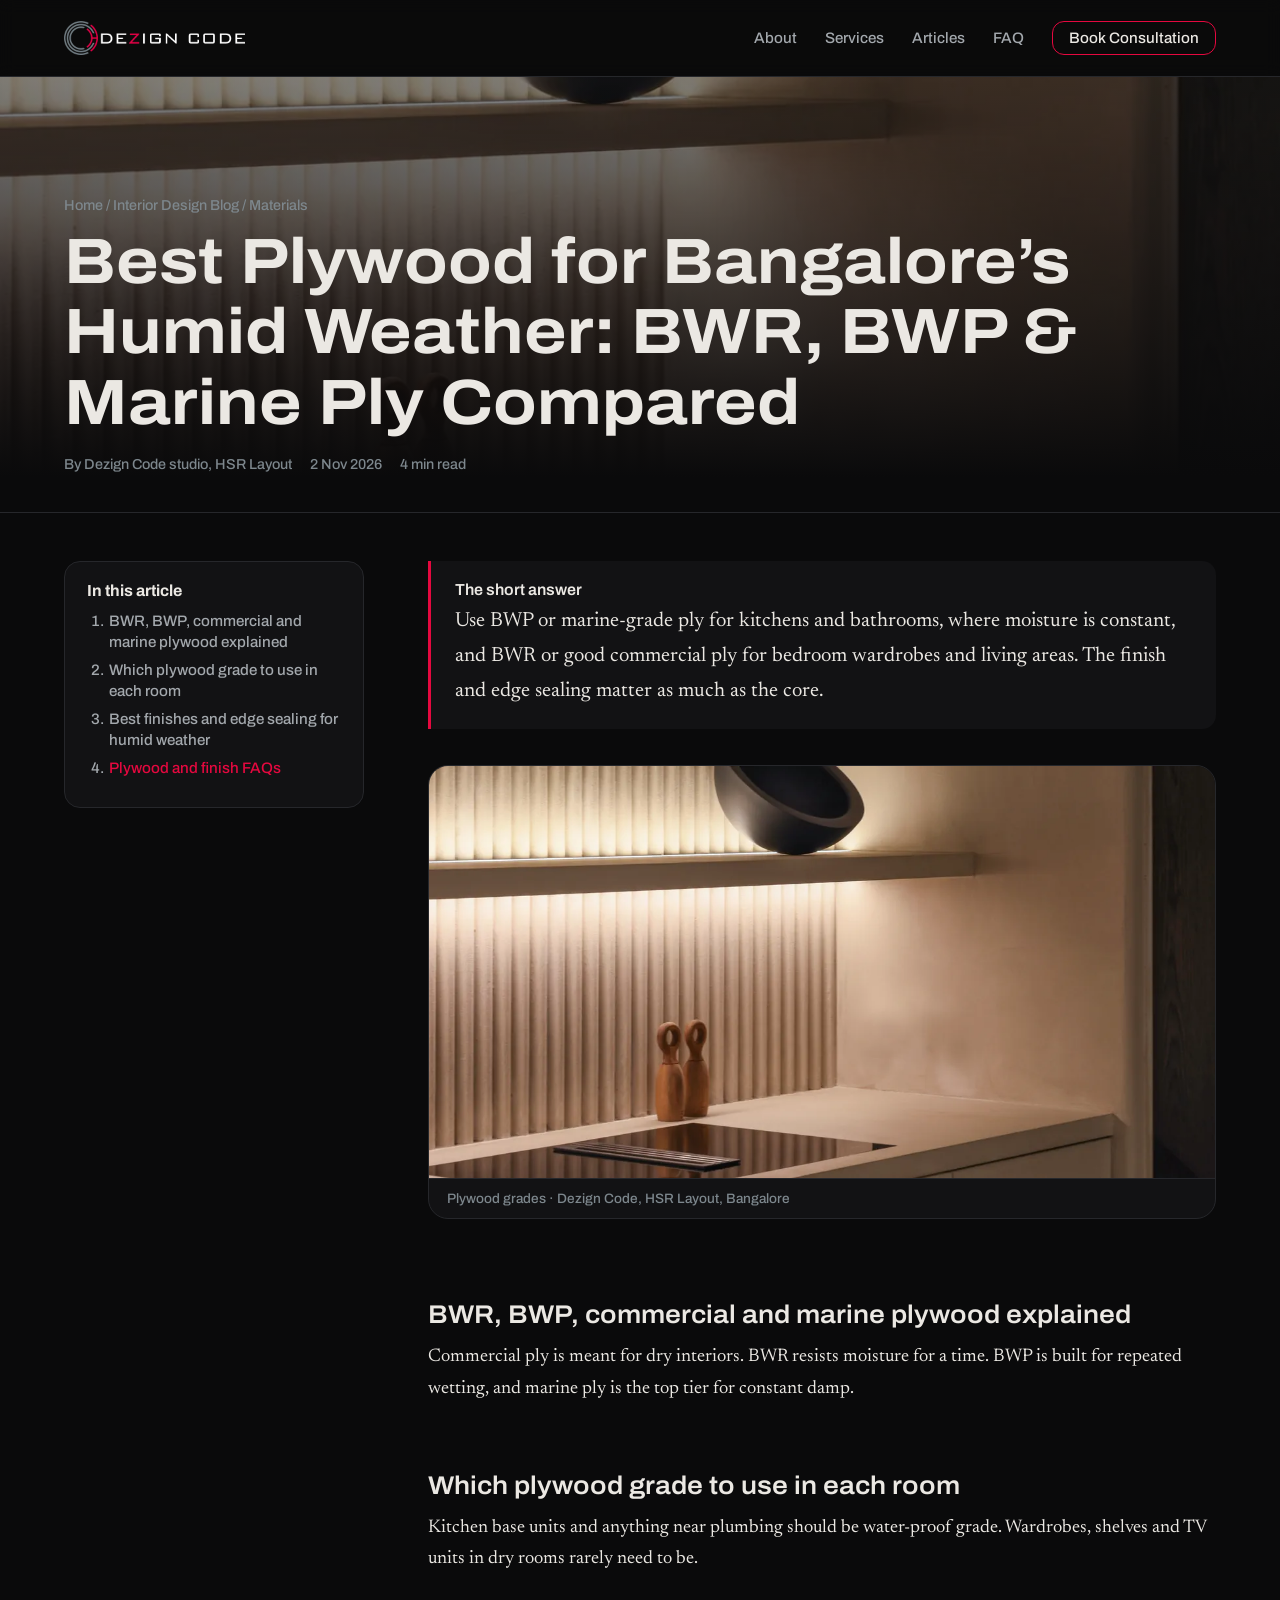
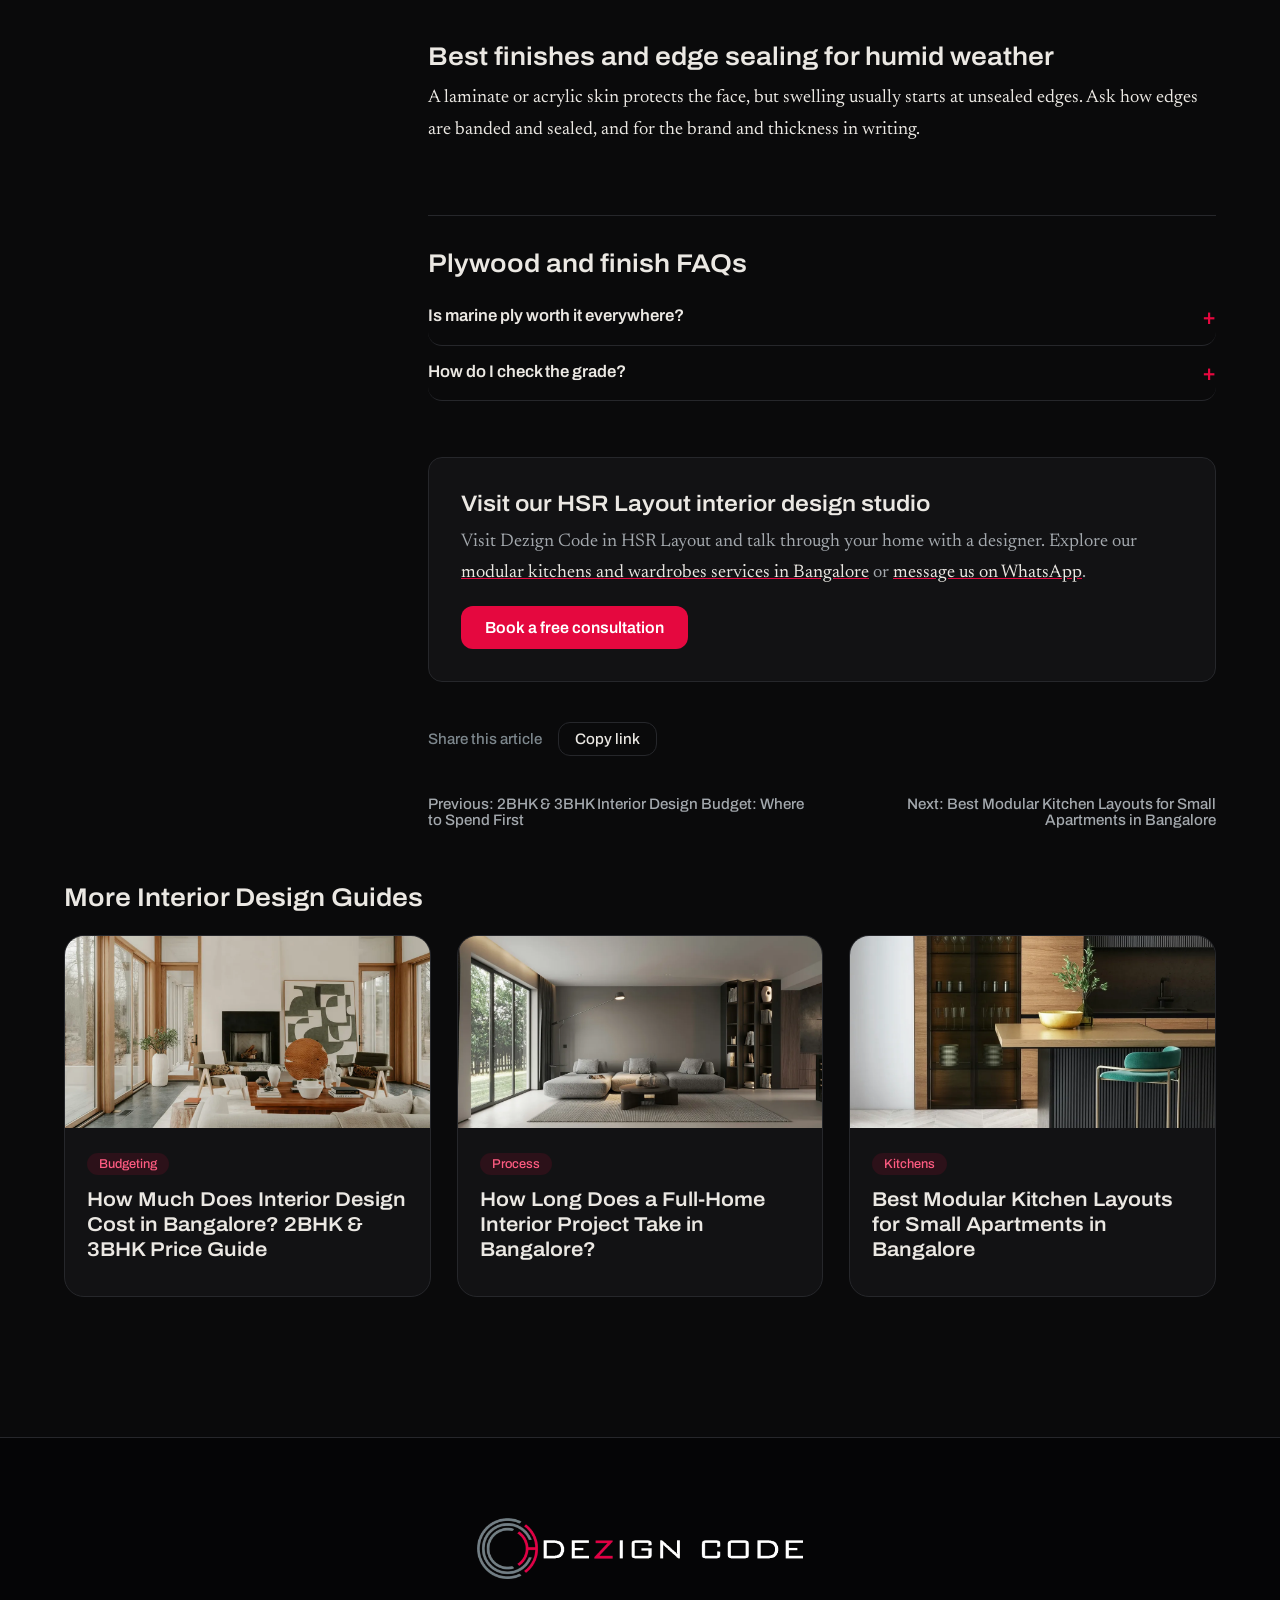
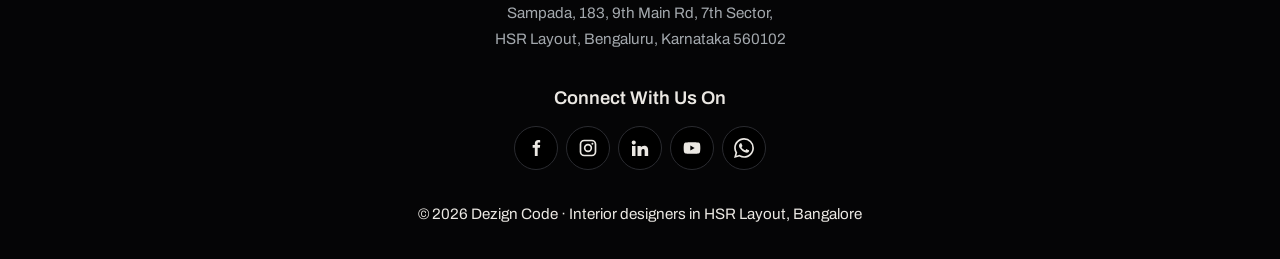
<file: blog/best-plywood-for-bangalore-humidity.html>
<!DOCTYPE html><html lang="en-IN" class="no-js"><head><meta charset="utf-8"><meta name="viewport" content="width=device-width,initial-scale=1">
<title>Best Plywood for Bangalore Humidity: BWR vs BWP vs Marine | Dezign Code</title>
<meta name="description" content="Which plywood is best for Bangalore’s humid weather? BWR, BWP, commercial and marine ply compared, with finish and edge-sealing advice for monsoon.">
<meta name="keywords" content="best plywood for Bangalore, BWR vs BWP plywood, marine plywood kitchen, plywood for humid weather, modular kitchen plywood grade">
<meta name="author" content="Dezign Code">
<meta name="robots" content="index,follow,max-image-preview:large,max-snippet:-1,max-video-preview:-1">
<link rel="canonical" href="https://dcblogs.example.com/blog/best-plywood-for-bangalore-humidity.html">
<link rel="alternate" hreflang="en-IN" href="https://dcblogs.example.com/blog/best-plywood-for-bangalore-humidity.html"><link rel="alternate" hreflang="x-default" href="https://dcblogs.example.com/blog/best-plywood-for-bangalore-humidity.html">
<meta property="og:site_name" content="Dezign Code"><meta property="og:title" content="Best Plywood for Bangalore Humidity: BWR vs BWP vs Marine | Dezign Code"><meta property="og:description" content="Which plywood is best for Bangalore’s humid weather? BWR, BWP, commercial and marine ply compared, with finish and edge-sealing advice for monsoon."><meta property="og:type" content="article"><meta property="og:url" content="https://dcblogs.example.com/blog/best-plywood-for-bangalore-humidity.html"><meta property="og:locale" content="en_IN"><meta property="og:image" content="https://dcblogs.example.com/assets/ply.webp"><meta property="og:image:alt" content="Best Plywood for Bangalore Humidity: BWR vs BWP vs Marine | Dezign Code"><meta property="article:published_time" content="2026-11-02"><meta property="article:modified_time" content="2026-11-23"><meta property="article:section" content="Materials"><meta property="article:author" content="Dezign Code">
<meta name="twitter:card" content="summary_large_image"><meta name="twitter:title" content="Best Plywood for Bangalore Humidity: BWR vs BWP vs Marine | Dezign Code"><meta name="twitter:description" content="Which plywood is best for Bangalore’s humid weather? BWR, BWP, commercial and marine ply compared, with finish and edge-sealing advice for monsoon."><meta name="twitter:image" content="https://dcblogs.example.com/assets/ply.webp">
<meta name="theme-color" content="#0a0a0b">
<meta name="geo.region" content="IN-KA"><meta name="geo.placename" content="HSR Layout, Bangalore"><meta name="geo.position" content="12.9116;77.6474"><meta name="ICBM" content="12.9116, 77.6474">
<link rel="icon" href="../assets/Dezign-Code-Logo.webp" type="image/webp"><link rel="apple-touch-icon" href="../assets/Dezign-Code-Logo.webp">
<link rel="preload" as="image" href="../assets/Dezign-Code-Logo.webp" type="image/webp">
<link rel="preconnect" href="https://fonts.googleapis.com"><link rel="preconnect" href="https://fonts.gstatic.com" crossorigin>
<link href="https://fonts.googleapis.com/css2?family=Archivo:wdth,wght@62..125,100..900&amp;family=Newsreader:opsz,wght@6..72,400..700&amp;display=swap" rel="stylesheet">
<link rel="stylesheet" href="../style.css">
<script type="application/ld+json">{"@context":"https://schema.org","@type":"BlogPosting","@id":"https://dcblogs.example.com/blog/best-plywood-for-bangalore-humidity.html#article","headline":"Best Plywood for Bangalore’s Humid Weather: BWR, BWP & Marine Ply Compared","alternativeHeadline":"Best Plywood for Bangalore Humidity: BWR vs BWP vs Marine","description":"Which plywood is best for Bangalore’s humid weather? BWR, BWP, commercial and marine ply compared, with finish and edge-sealing advice for monsoon.","image":"https://dcblogs.example.com/assets/ply.webp","datePublished":"2026-11-02","dateModified":"2026-11-23","inLanguage":"en-IN","keywords":"best plywood for Bangalore, BWR vs BWP plywood, marine plywood kitchen, plywood for humid weather, modular kitchen plywood grade","articleSection":"Materials","author":{"@type":"Organization","@id":"https://dcblogs.example.com/#business","name":"Dezign Code"},"publisher":{"@type":"Organization","@id":"https://dcblogs.example.com/#business","name":"Dezign Code","logo":{"@type":"ImageObject","@id":"https://dcblogs.example.com/#logo","url":"https://dcblogs.example.com/assets/Dezign-Code-Logo.webp","contentUrl":"https://dcblogs.example.com/assets/Dezign-Code-Logo.webp","caption":"Dezign Code"}},"mainEntityOfPage":{"@type":"WebPage","@id":"https://dcblogs.example.com/blog/best-plywood-for-bangalore-humidity.html"},"about":{"@type":"Thing","name":"Interior design in Bangalore"},"contentLocation":{"@type":"Place","name":"Bangalore, Karnataka, India"},"speakable":{"@type":"SpeakableSpecification","cssSelector":["h1",".answer"]}}</script>
<script type="application/ld+json">{"@context":"https://schema.org","@type":"BreadcrumbList","itemListElement":[{"@type":"ListItem","position":1,"name":"Home","item":"https://dcblogs.example.com/"},{"@type":"ListItem","position":2,"name":"Interior Design Blog","item":"https://dcblogs.example.com/#guides"},{"@type":"ListItem","position":3,"name":"Best Plywood for Bangalore’s Humid Weather: BWR, BWP & Marine Ply Compared","item":"https://dcblogs.example.com/blog/best-plywood-for-bangalore-humidity.html"}]}</script>
<script type="application/ld+json">{"@context":"https://schema.org","@type":"FAQPage","mainEntity":[{"@type":"Question","name":"Is marine ply worth it everywhere?","acceptedAnswer":{"@type":"Answer","text":"Usually not. Use it where moisture is constant and use a lower grade elsewhere to save budget."}},{"@type":"Question","name":"How do I check the grade?","acceptedAnswer":{"@type":"Answer","text":"Ask for the brand, grade and thickness in the quote, and check the stamp on the board during delivery."}}]}</script>
</head><body>
<a class="skip" href="#main">Skip to content</a>
<div class="progress" id="progress" aria-hidden="true"></div>
<header class="top"><div class="wrap"><a class="logo" href="../" aria-label="Dezign Code – interior designers in HSR Layout, Bangalore"><img src="../assets/Dezign-Code-Logo.webp" alt="Dezign Code logo" width="181" height="34" decoding="async" fetchpriority="high"></a><nav aria-label="Main"><a href="../#about">About</a><a href="../#services">Services</a><a href="../#guides">Articles</a><a href="../#faq">FAQ</a><a class="navcta" href="https://wa.me/91XXXXXXXXXX?text=Hi%20Dezign%20Code%2C%20I%20would%20like%20to%20book%20a%20free%20interior%20design%20consultation." target="_blank" rel="noopener" data-wa>Book Consultation</a></nav></div></header>
<main id="main">
<section class="phero"><img src="../assets/ply.webp" alt="" fetchpriority="high"><div class="shade"></div><div class="wrap"><nav class="crumb" aria-label="Breadcrumb"><a href="../">Home</a> / <a href="../#guides">Interior Design Blog</a> / Materials</nav><h1>Best Plywood for Bangalore’s Humid Weather: BWR, BWP &amp; Marine Ply Compared</h1>
<div class="byline"><span>By <a href="../#about" rel="author">Dezign Code studio, HSR Layout</a></span><time datetime="2026-11-02">2 Nov 2026</time><span>4 min read</span></div></div></section>
<article class="post"><div class="answer"><b>The short answer</b>Use BWP or marine-grade ply for kitchens and bathrooms, where moisture is constant, and BWR or good commercial ply for bedroom wardrobes and living areas. The finish and edge sealing matter as much as the core.</div>
<figure class="post-fig"><img src="../assets/ply.webp" alt="Plywood grades illustration" width="1200" height="630" loading="lazy" decoding="async"><figcaption>Plywood grades &middot; Dezign Code, HSR Layout, Bangalore</figcaption></figure>
<nav class="toc" aria-label="In this article"><b>In this article</b><ol><li><a href="#the-grades-in-plain-terms">BWR, BWP, commercial and marine plywood explained</a></li><li><a href="#where-each-one-belongs">Which plywood grade to use in each room</a></li><li><a href="#finishes-and-edges">Best finishes and edge sealing for humid weather</a></li><li><a href="#faq">Plywood and finish FAQs</a></li></ol></nav><h2 id="the-grades-in-plain-terms">BWR, BWP, commercial and marine plywood explained</h2><p>Commercial ply is meant for dry interiors. BWR resists moisture for a time. BWP is built for repeated wetting, and marine ply is the top tier for constant damp.</p><h2 id="where-each-one-belongs">Which plywood grade to use in each room</h2><p>Kitchen base units and anything near plumbing should be water-proof grade. Wardrobes, shelves and TV units in dry rooms rarely need to be.</p><h2 id="finishes-and-edges">Best finishes and edge sealing for humid weather</h2><p>A laminate or acrylic skin protects the face, but swelling usually starts at unsealed edges. Ask how edges are banded and sealed, and for the brand and thickness in writing.</p>
<section class="faq" id="faq" aria-labelledby="faq-h"><h2 id="faq-h">Plywood and finish FAQs</h2><details><summary>Is marine ply worth it everywhere?</summary><p>Usually not. Use it where moisture is constant and use a lower grade elsewhere to save budget.</p></details><details><summary>How do I check the grade?</summary><p>Ask for the brand, grade and thickness in the quote, and check the stamp on the board during delivery.</p></details></section>
<div class="cta"><h2>Visit our HSR Layout interior design studio</h2><p>Visit Dezign Code in HSR Layout and talk through your home with a designer. Explore our <a href="../#services">modular kitchens and wardrobes services in Bangalore</a> or <a href="https://wa.me/91XXXXXXXXXX?text=Hi%20Dezign%20Code%2C%20I%20would%20like%20to%20book%20a%20free%20interior%20design%20consultation." target="_blank" rel="noopener" data-wa>message us on WhatsApp</a>.</p><a class="btn" href="https://wa.me/91XXXXXXXXXX?text=Hi%20Dezign%20Code%2C%20I%20would%20like%20to%20book%20a%20free%20interior%20design%20consultation." target="_blank" rel="noopener" data-wa>Book a free consultation</a></div>
<div class="share"><span>Share this article</span><button type="button" id="copy">Copy link</button></div>
<div class="pn"><a href="2bhk-vs-3bhk-where-to-spend-first.html">Previous: 2BHK &amp; 3BHK Interior Design Budget: Where to Spend First</a><a href="modular-kitchen-small-bangalore-apartments.html" style="text-align:right">Next: Best Modular Kitchen Layouts for Small Apartments in Bangalore</a></div></article>
<section class="wrap more"><h2>More Interior Design Guides</h2><div class="grid"><a class="card" href="interior-design-cost-bangalore.html"><img src="../assets/cost.webp" alt="" loading="lazy"><div><span class="tag">Budgeting</span><h3>How Much Does Interior Design Cost in Bangalore? 2BHK &amp; 3BHK Price Guide</h3></div></a><a class="card" href="how-long-do-home-interiors-take.html"><img src="../assets/time.webp" alt="" loading="lazy"><div><span class="tag">Process</span><h3>How Long Does a Full-Home Interior Project Take in Bangalore?</h3></div></a><a class="card" href="modular-kitchen-small-bangalore-apartments.html"><img src="../assets/kitchen.webp" alt="" loading="lazy"><div><span class="tag">Kitchens</span><h3>Best Modular Kitchen Layouts for Small Apartments in Bangalore</h3></div></a></div></section></main>
<footer class="site-foot"><div class="wrap foot-center">
<a class="foot-logo" href="../" aria-label="Dezign Code home"><img src="../assets/Dezign-Code-Logo.webp" alt="Dezign Code logo" width="326" height="61" loading="lazy" decoding="async"></a>
<address>Sampada, 183, 9th Main Rd, 7th Sector,<br>HSR Layout, Bengaluru, Karnataka 560102</address>
<h3>Connect With Us On</h3>
<div class="social" aria-label="Dezign Code on social media">
<a href="https://www.facebook.com/thedezigncode" target="_blank" rel="noopener me" aria-label="Dezign Code on Facebook"><svg viewBox="0 0 24 24"><path d="M14 8.5V6.8c0-.8.2-1.3 1.4-1.3H17V2.6C16.7 2.5 15.8 2.4 14.8 2.4c-2.5 0-4.2 1.5-4.2 4.3v1.8H8v3.2h2.6V21.5H14v-9.8h2.6l.4-3.2z"/></svg></a>
<a href="https://www.instagram.com/dezign_code/" target="_blank" rel="noopener me" aria-label="Dezign Code on Instagram"><svg viewBox="0 0 24 24"><path d="M7.5 2h9A5.5 5.5 0 0 1 22 7.5v9a5.5 5.5 0 0 1-5.5 5.5h-9A5.5 5.5 0 0 1 2 16.5v-9A5.5 5.5 0 0 1 7.5 2zm0 2A3.5 3.5 0 0 0 4 7.5v9A3.5 3.5 0 0 0 7.5 20h9a3.5 3.5 0 0 0 3.5-3.5v-9A3.5 3.5 0 0 0 16.5 4zM12 7a5 5 0 1 1 0 10 5 5 0 0 1 0-10zm0 2a3 3 0 1 0 0 6 3 3 0 0 0 0-6zm5.3-3.2a1.2 1.2 0 1 1 0 2.4 1.2 1.2 0 0 1 0-2.4z"/></svg></a>
<a href="https://in.linkedin.com/company/the-dezign-code" target="_blank" rel="noopener me" aria-label="Dezign Code on LinkedIn"><svg viewBox="0 0 24 24"><path d="M4.5 3A2.5 2.5 0 1 1 4.5 8 2.5 2.5 0 0 1 4.5 3zM2.4 9.5h4.2V21.5H2.4zM9 9.5h4v1.700c.6-1.100 2-2 4-2 4 0 4.8 2.6 4.8 6V21.5h-4.2v-5.3c0-1.3 0-2.900-1.8-2.900s-2.100 1.4-2.100 2.8v5.4H9z"/></svg></a>
<a href="https://www.youtube.com/channel/UCoUUUQvqEz1cD1CDm_YMvZg" target="_blank" rel="noopener me" aria-label="Dezign Code on YouTube"><svg viewBox="0 0 24 24"><path d="M21.6 7.2a2.6 2.6 0 0 0-1.8-1.8C18.2 5 12 5 12 5s-6.2 0-7.8.4A2.6 2.6 0 0 0 2.4 7.2C2 8.8 2 12 2 12s0 3.2.4 4.8a2.6 2.6 0 0 0 1.8 1.8C5.8 19 12 19 12 19s6.2 0 7.8-.4a2.6 2.6 0 0 0 1.8-1.8c.4-1.6.4-4.8.4-4.8s0-3.2-.4-4.8zM10 15V9l5.2 3z"/></svg></a>
<a href="https://wa.me/91XXXXXXXXXX?text=Hi%20Dezign%20Code%2C%20I%20would%20like%20to%20book%20a%20free%20interior%20design%20consultation." target="_blank" rel="noopener" aria-label="Chat with Dezign Code on WhatsApp" data-wa><svg viewBox="0 0 24 24"><path d="M17.472 14.382c-.297-.149-1.758-.867-2.03-.967-.273-.099-.471-.148-.67.15-.197.297-.767.966-.94 1.164-.173.199-.347.223-.644.075-.297-.15-1.255-.463-2.39-1.475-.883-.788-1.48-1.761-1.653-2.059-.173-.297-.018-.458.13-.606.134-.133.298-.347.446-.52.149-.174.198-.298.298-.497.099-.198.05-.371-.025-.52-.075-.149-.669-1.612-.916-2.207-.242-.579-.487-.5-.669-.51-.173-.008-.371-.01-.57-.01-.198 0-.52.074-.792.372-.272.297-1.04 1.016-1.04 2.479 0 1.462 1.065 2.875 1.213 3.074.149.198 2.096 3.2 5.077 4.487.709.306 1.262.489 1.694.625.712.227 1.36.195 1.871.118.571-.085 1.758-.719 2.006-1.413.248-.694.248-1.289.173-1.413-.074-.124-.272-.198-.57-.347m-5.421 7.403h-.004a9.87 9.87 0 01-5.031-1.378l-.361-.214-3.741.982.998-3.648-.235-.374a9.86 9.86 0 01-1.51-5.26c.001-5.45 4.436-9.884 9.888-9.884 2.64 0 5.122 1.03 6.988 2.898a9.825 9.825 0 012.893 6.994c-.003 5.45-4.437 9.884-9.885 9.884m8.413-18.297A11.815 11.815 0 0012.05 0C5.495 0 .16 5.335.157 11.892c0 2.096.547 4.142 1.588 5.945L.057 24l6.305-1.654a11.882 11.882 0 005.683 1.448h.005c6.554 0 11.89-5.335 11.893-11.893a11.821 11.821 0 00-3.48-8.413z"/></svg></a>
</div>
<p class="foot-copy">&copy; <span id="yr">2026</span> Dezign Code &middot; Interior designers in HSR Layout, Bangalore</p>
</div></footer>


<script src="../script.js" defer></script></body></html>
</file>
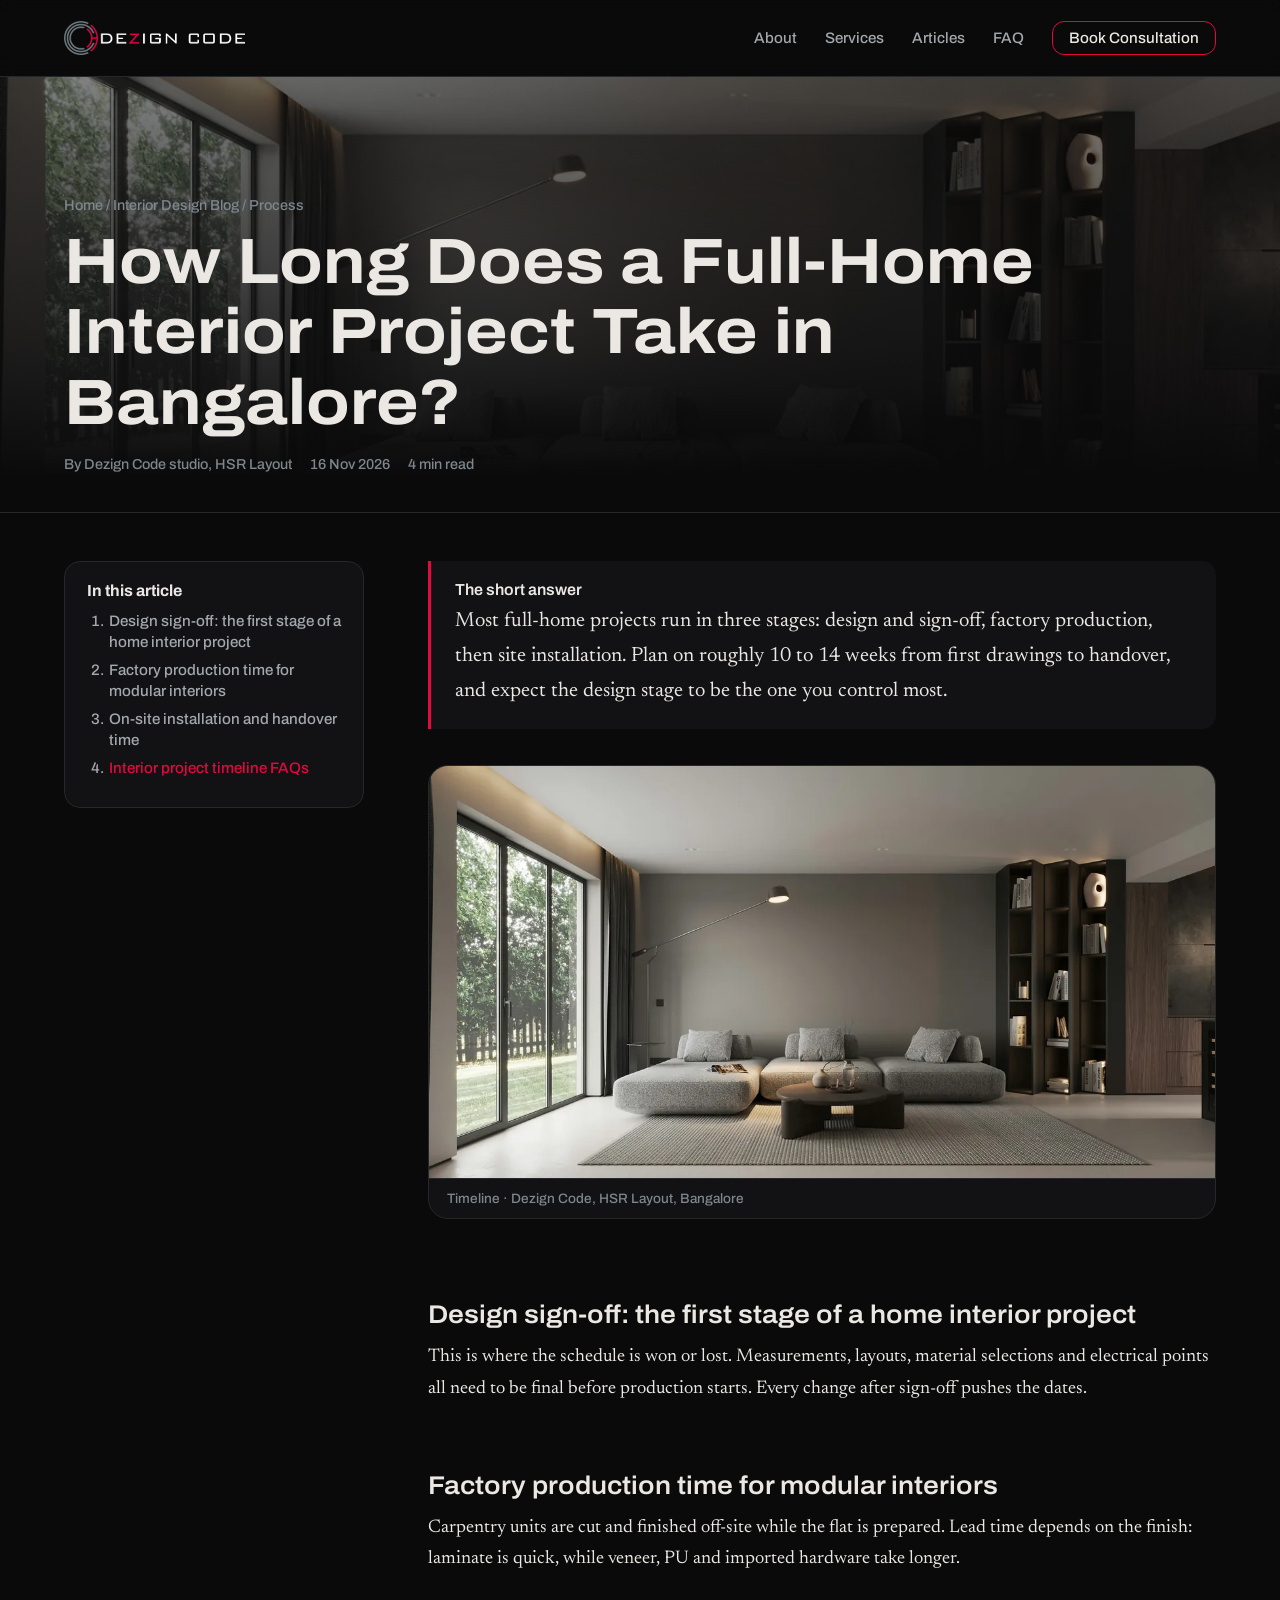
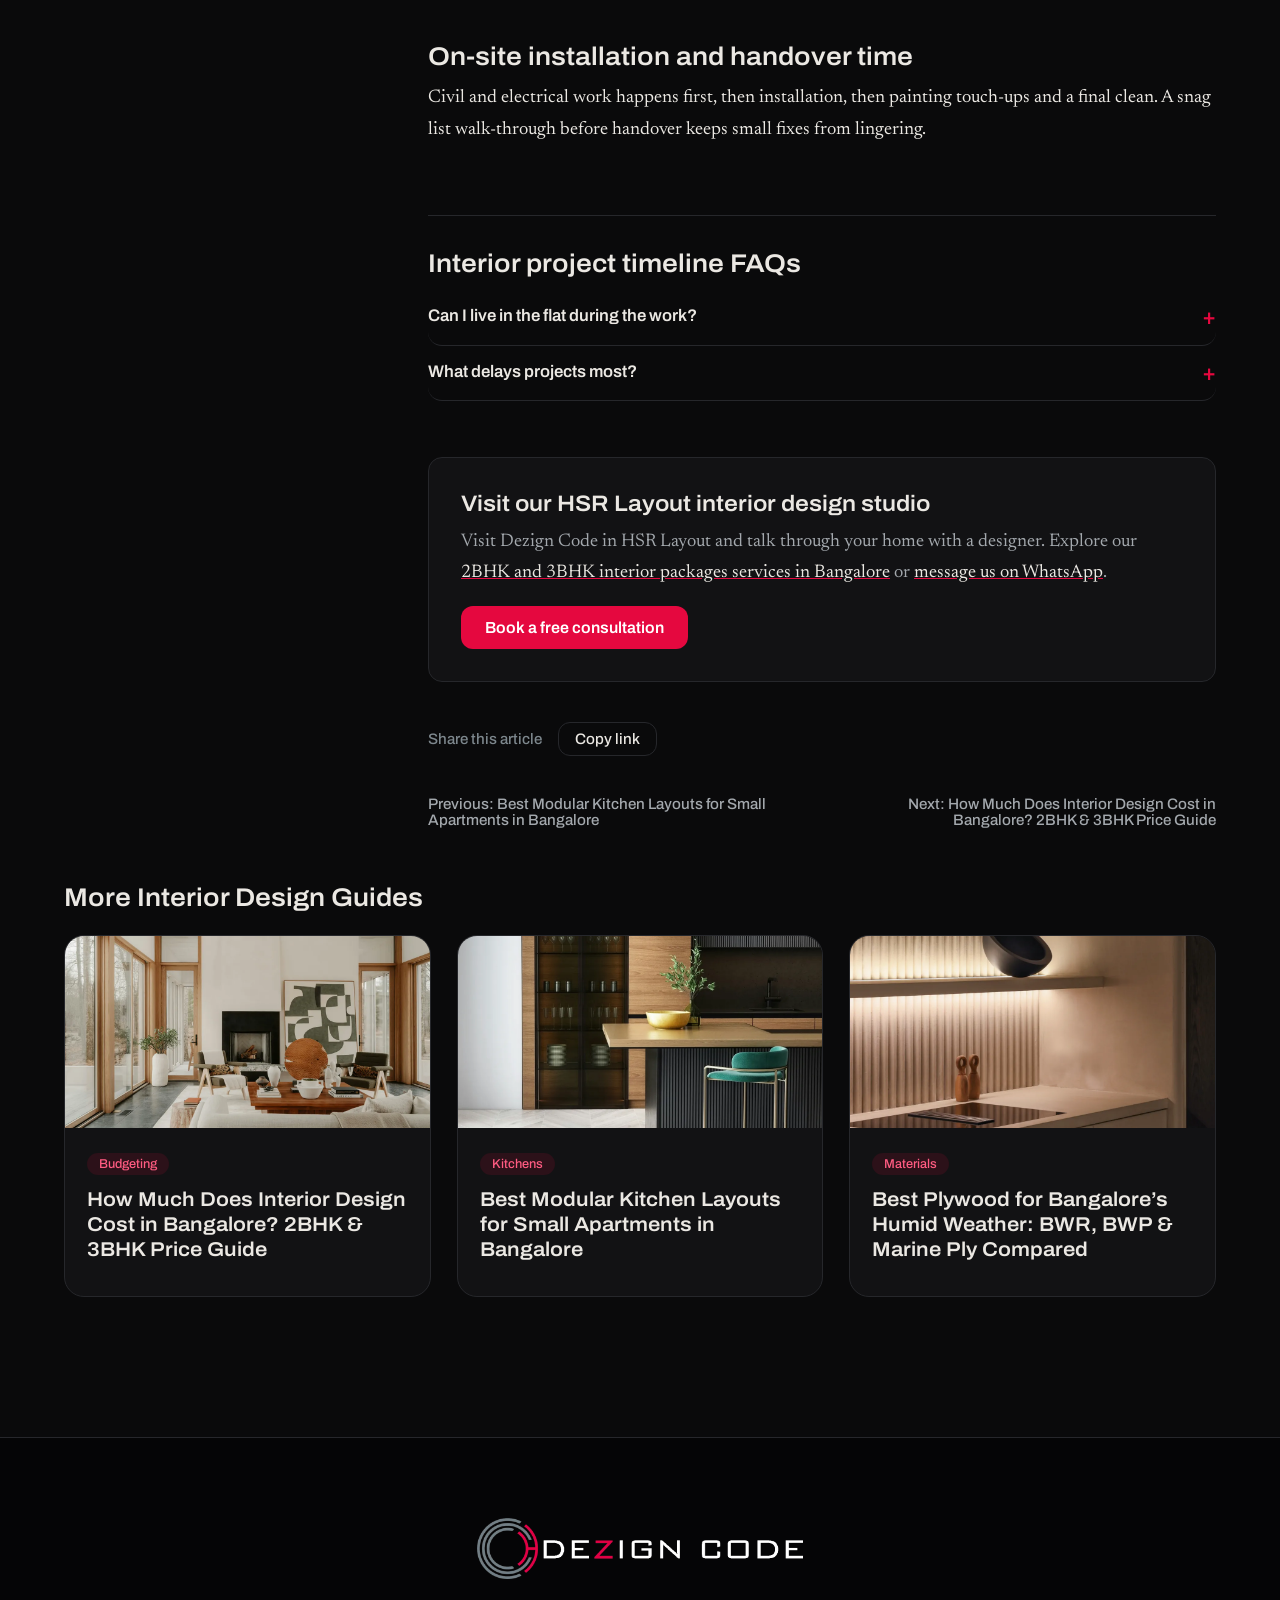
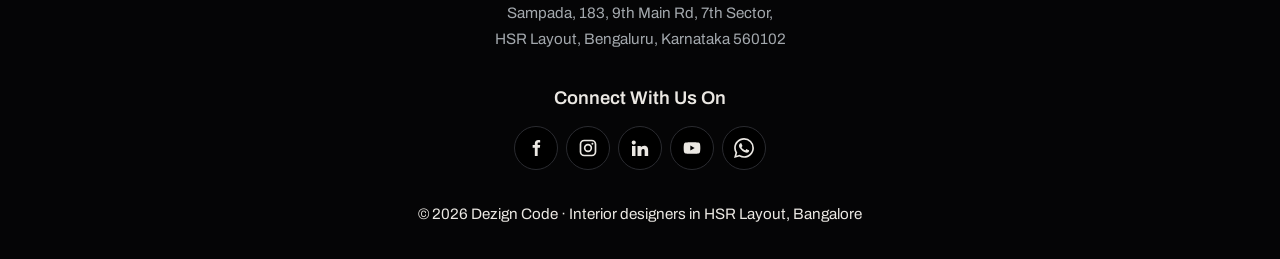
<file: blog/how-long-do-home-interiors-take.html>
<!DOCTYPE html><html lang="en-IN" class="no-js"><head><meta charset="utf-8"><meta name="viewport" content="width=device-width,initial-scale=1">
<title>How Long Does Home Interior Work Take in Bangalore? | Dezign Code</title>
<meta name="description" content="How many weeks does a full-home interior project take in Bangalore? A clear timeline for design sign-off, factory production and on-site installation.">
<meta name="keywords" content="how long does interior design take, home interior timeline Bangalore, full home interior project duration, interior design process Bangalore">
<meta name="author" content="Dezign Code">
<meta name="robots" content="index,follow,max-image-preview:large,max-snippet:-1,max-video-preview:-1">
<link rel="canonical" href="https://dcblogs.example.com/blog/how-long-do-home-interiors-take.html">
<link rel="alternate" hreflang="en-IN" href="https://dcblogs.example.com/blog/how-long-do-home-interiors-take.html"><link rel="alternate" hreflang="x-default" href="https://dcblogs.example.com/blog/how-long-do-home-interiors-take.html">
<meta property="og:site_name" content="Dezign Code"><meta property="og:title" content="How Long Does Home Interior Work Take in Bangalore? | Dezign Code"><meta property="og:description" content="How many weeks does a full-home interior project take in Bangalore? A clear timeline for design sign-off, factory production and on-site installation."><meta property="og:type" content="article"><meta property="og:url" content="https://dcblogs.example.com/blog/how-long-do-home-interiors-take.html"><meta property="og:locale" content="en_IN"><meta property="og:image" content="https://dcblogs.example.com/assets/time.webp"><meta property="og:image:alt" content="How Long Does Home Interior Work Take in Bangalore? | Dezign Code"><meta property="article:published_time" content="2026-11-16"><meta property="article:modified_time" content="2026-11-23"><meta property="article:section" content="Process"><meta property="article:author" content="Dezign Code">
<meta name="twitter:card" content="summary_large_image"><meta name="twitter:title" content="How Long Does Home Interior Work Take in Bangalore? | Dezign Code"><meta name="twitter:description" content="How many weeks does a full-home interior project take in Bangalore? A clear timeline for design sign-off, factory production and on-site installation."><meta name="twitter:image" content="https://dcblogs.example.com/assets/time.webp">
<meta name="theme-color" content="#0a0a0b">
<meta name="geo.region" content="IN-KA"><meta name="geo.placename" content="HSR Layout, Bangalore"><meta name="geo.position" content="12.9116;77.6474"><meta name="ICBM" content="12.9116, 77.6474">
<link rel="icon" href="../assets/Dezign-Code-Logo.webp" type="image/webp"><link rel="apple-touch-icon" href="../assets/Dezign-Code-Logo.webp">
<link rel="preload" as="image" href="../assets/Dezign-Code-Logo.webp" type="image/webp">
<link rel="preconnect" href="https://fonts.googleapis.com"><link rel="preconnect" href="https://fonts.gstatic.com" crossorigin>
<link href="https://fonts.googleapis.com/css2?family=Archivo:wdth,wght@62..125,100..900&amp;family=Newsreader:opsz,wght@6..72,400..700&amp;display=swap" rel="stylesheet">
<link rel="stylesheet" href="../style.css">
<script type="application/ld+json">{"@context":"https://schema.org","@type":"BlogPosting","@id":"https://dcblogs.example.com/blog/how-long-do-home-interiors-take.html#article","headline":"How Long Does a Full-Home Interior Project Take in Bangalore?","alternativeHeadline":"How Long Does Home Interior Work Take in Bangalore?","description":"How many weeks does a full-home interior project take in Bangalore? A clear timeline for design sign-off, factory production and on-site installation.","image":"https://dcblogs.example.com/assets/time.webp","datePublished":"2026-11-16","dateModified":"2026-11-23","inLanguage":"en-IN","keywords":"how long does interior design take, home interior timeline Bangalore, full home interior project duration, interior design process Bangalore","articleSection":"Process","author":{"@type":"Organization","@id":"https://dcblogs.example.com/#business","name":"Dezign Code"},"publisher":{"@type":"Organization","@id":"https://dcblogs.example.com/#business","name":"Dezign Code","logo":{"@type":"ImageObject","@id":"https://dcblogs.example.com/#logo","url":"https://dcblogs.example.com/assets/Dezign-Code-Logo.webp","contentUrl":"https://dcblogs.example.com/assets/Dezign-Code-Logo.webp","caption":"Dezign Code"}},"mainEntityOfPage":{"@type":"WebPage","@id":"https://dcblogs.example.com/blog/how-long-do-home-interiors-take.html"},"about":{"@type":"Thing","name":"Interior design in Bangalore"},"contentLocation":{"@type":"Place","name":"Bangalore, Karnataka, India"},"speakable":{"@type":"SpeakableSpecification","cssSelector":["h1",".answer"]}}</script>
<script type="application/ld+json">{"@context":"https://schema.org","@type":"BreadcrumbList","itemListElement":[{"@type":"ListItem","position":1,"name":"Home","item":"https://dcblogs.example.com/"},{"@type":"ListItem","position":2,"name":"Interior Design Blog","item":"https://dcblogs.example.com/#guides"},{"@type":"ListItem","position":3,"name":"How Long Does a Full-Home Interior Project Take in Bangalore?","item":"https://dcblogs.example.com/blog/how-long-do-home-interiors-take.html"}]}</script>
<script type="application/ld+json">{"@context":"https://schema.org","@type":"FAQPage","mainEntity":[{"@type":"Question","name":"Can I live in the flat during the work?","acceptedAnswer":{"@type":"Answer","text":"It is possible for a partial scope, but dust and noise make it hard. An empty flat is faster and cleaner."}},{"@type":"Question","name":"What delays projects most?","acceptedAnswer":{"@type":"Answer","text":"Late design changes and materials chosen after production has begun."}}]}</script>
</head><body>
<a class="skip" href="#main">Skip to content</a>
<div class="progress" id="progress" aria-hidden="true"></div>
<header class="top"><div class="wrap"><a class="logo" href="../" aria-label="Dezign Code – interior designers in HSR Layout, Bangalore"><img src="../assets/Dezign-Code-Logo.webp" alt="Dezign Code logo" width="181" height="34" decoding="async" fetchpriority="high"></a><nav aria-label="Main"><a href="../#about">About</a><a href="../#services">Services</a><a href="../#guides">Articles</a><a href="../#faq">FAQ</a><a class="navcta" href="https://wa.me/91XXXXXXXXXX?text=Hi%20Dezign%20Code%2C%20I%20would%20like%20to%20book%20a%20free%20interior%20design%20consultation." target="_blank" rel="noopener" data-wa>Book Consultation</a></nav></div></header>
<main id="main">
<section class="phero"><img src="../assets/time.webp" alt="" fetchpriority="high"><div class="shade"></div><div class="wrap"><nav class="crumb" aria-label="Breadcrumb"><a href="../">Home</a> / <a href="../#guides">Interior Design Blog</a> / Process</nav><h1>How Long Does a Full-Home Interior Project Take in Bangalore?</h1>
<div class="byline"><span>By <a href="../#about" rel="author">Dezign Code studio, HSR Layout</a></span><time datetime="2026-11-16">16 Nov 2026</time><span>4 min read</span></div></div></section>
<article class="post"><div class="answer"><b>The short answer</b>Most full-home projects run in three stages: design and sign-off, factory production, then site installation. Plan on roughly 10 to 14 weeks from first drawings to handover, and expect the design stage to be the one you control most.</div>
<figure class="post-fig"><img src="../assets/time.webp" alt="Timeline of a full-home interior project" width="1200" height="630" loading="lazy" decoding="async"><figcaption>Timeline &middot; Dezign Code, HSR Layout, Bangalore</figcaption></figure>
<nav class="toc" aria-label="In this article"><b>In this article</b><ol><li><a href="#design-and-sign-off">Design sign-off: the first stage of a home interior project</a></li><li><a href="#factory-production">Factory production time for modular interiors</a></li><li><a href="#site-installation">On-site installation and handover time</a></li><li><a href="#faq">Interior project timeline FAQs</a></li></ol></nav><h2 id="design-and-sign-off">Design sign-off: the first stage of a home interior project</h2><p>This is where the schedule is won or lost. Measurements, layouts, material selections and electrical points all need to be final before production starts. Every change after sign-off pushes the dates.</p><h2 id="factory-production">Factory production time for modular interiors</h2><p>Carpentry units are cut and finished off-site while the flat is prepared. Lead time depends on the finish: laminate is quick, while veneer, PU and imported hardware take longer.</p><h2 id="site-installation">On-site installation and handover time</h2><p>Civil and electrical work happens first, then installation, then painting touch-ups and a final clean. A snag list walk-through before handover keeps small fixes from lingering.</p>
<section class="faq" id="faq" aria-labelledby="faq-h"><h2 id="faq-h">Interior project timeline FAQs</h2><details><summary>Can I live in the flat during the work?</summary><p>It is possible for a partial scope, but dust and noise make it hard. An empty flat is faster and cleaner.</p></details><details><summary>What delays projects most?</summary><p>Late design changes and materials chosen after production has begun.</p></details></section>
<div class="cta"><h2>Visit our HSR Layout interior design studio</h2><p>Visit Dezign Code in HSR Layout and talk through your home with a designer. Explore our <a href="../#services">2BHK and 3BHK interior packages services in Bangalore</a> or <a href="https://wa.me/91XXXXXXXXXX?text=Hi%20Dezign%20Code%2C%20I%20would%20like%20to%20book%20a%20free%20interior%20design%20consultation." target="_blank" rel="noopener" data-wa>message us on WhatsApp</a>.</p><a class="btn" href="https://wa.me/91XXXXXXXXXX?text=Hi%20Dezign%20Code%2C%20I%20would%20like%20to%20book%20a%20free%20interior%20design%20consultation." target="_blank" rel="noopener" data-wa>Book a free consultation</a></div>
<div class="share"><span>Share this article</span><button type="button" id="copy">Copy link</button></div>
<div class="pn"><a href="modular-kitchen-small-bangalore-apartments.html">Previous: Best Modular Kitchen Layouts for Small Apartments in Bangalore</a><a href="interior-design-cost-bangalore.html" style="text-align:right">Next: How Much Does Interior Design Cost in Bangalore? 2BHK &amp; 3BHK Price Guide</a></div></article>
<section class="wrap more"><h2>More Interior Design Guides</h2><div class="grid"><a class="card" href="interior-design-cost-bangalore.html"><img src="../assets/cost.webp" alt="" loading="lazy"><div><span class="tag">Budgeting</span><h3>How Much Does Interior Design Cost in Bangalore? 2BHK &amp; 3BHK Price Guide</h3></div></a><a class="card" href="modular-kitchen-small-bangalore-apartments.html"><img src="../assets/kitchen.webp" alt="" loading="lazy"><div><span class="tag">Kitchens</span><h3>Best Modular Kitchen Layouts for Small Apartments in Bangalore</h3></div></a><a class="card" href="best-plywood-for-bangalore-humidity.html"><img src="../assets/ply.webp" alt="" loading="lazy"><div><span class="tag">Materials</span><h3>Best Plywood for Bangalore’s Humid Weather: BWR, BWP &amp; Marine Ply Compared</h3></div></a></div></section></main>
<footer class="site-foot"><div class="wrap foot-center">
<a class="foot-logo" href="../" aria-label="Dezign Code home"><img src="../assets/Dezign-Code-Logo.webp" alt="Dezign Code logo" width="326" height="61" loading="lazy" decoding="async"></a>
<address>Sampada, 183, 9th Main Rd, 7th Sector,<br>HSR Layout, Bengaluru, Karnataka 560102</address>
<h3>Connect With Us On</h3>
<div class="social" aria-label="Dezign Code on social media">
<a href="https://www.facebook.com/thedezigncode" target="_blank" rel="noopener me" aria-label="Dezign Code on Facebook"><svg viewBox="0 0 24 24"><path d="M14 8.5V6.8c0-.8.2-1.3 1.4-1.3H17V2.6C16.7 2.5 15.8 2.4 14.8 2.4c-2.5 0-4.2 1.5-4.2 4.3v1.8H8v3.2h2.6V21.5H14v-9.8h2.6l.4-3.2z"/></svg></a>
<a href="https://www.instagram.com/dezign_code/" target="_blank" rel="noopener me" aria-label="Dezign Code on Instagram"><svg viewBox="0 0 24 24"><path d="M7.5 2h9A5.5 5.5 0 0 1 22 7.5v9a5.5 5.5 0 0 1-5.5 5.5h-9A5.5 5.5 0 0 1 2 16.5v-9A5.5 5.5 0 0 1 7.5 2zm0 2A3.5 3.5 0 0 0 4 7.5v9A3.5 3.5 0 0 0 7.5 20h9a3.5 3.5 0 0 0 3.5-3.5v-9A3.5 3.5 0 0 0 16.5 4zM12 7a5 5 0 1 1 0 10 5 5 0 0 1 0-10zm0 2a3 3 0 1 0 0 6 3 3 0 0 0 0-6zm5.3-3.2a1.2 1.2 0 1 1 0 2.4 1.2 1.2 0 0 1 0-2.4z"/></svg></a>
<a href="https://in.linkedin.com/company/the-dezign-code" target="_blank" rel="noopener me" aria-label="Dezign Code on LinkedIn"><svg viewBox="0 0 24 24"><path d="M4.5 3A2.5 2.5 0 1 1 4.5 8 2.5 2.5 0 0 1 4.5 3zM2.4 9.5h4.2V21.5H2.4zM9 9.5h4v1.700c.6-1.100 2-2 4-2 4 0 4.8 2.6 4.8 6V21.5h-4.2v-5.3c0-1.3 0-2.900-1.8-2.900s-2.100 1.4-2.100 2.8v5.4H9z"/></svg></a>
<a href="https://www.youtube.com/channel/UCoUUUQvqEz1cD1CDm_YMvZg" target="_blank" rel="noopener me" aria-label="Dezign Code on YouTube"><svg viewBox="0 0 24 24"><path d="M21.6 7.2a2.6 2.6 0 0 0-1.8-1.8C18.2 5 12 5 12 5s-6.2 0-7.8.4A2.6 2.6 0 0 0 2.4 7.2C2 8.8 2 12 2 12s0 3.2.4 4.8a2.6 2.6 0 0 0 1.8 1.8C5.8 19 12 19 12 19s6.2 0 7.8-.4a2.6 2.6 0 0 0 1.8-1.8c.4-1.6.4-4.8.4-4.8s0-3.2-.4-4.8zM10 15V9l5.2 3z"/></svg></a>
<a href="https://wa.me/91XXXXXXXXXX?text=Hi%20Dezign%20Code%2C%20I%20would%20like%20to%20book%20a%20free%20interior%20design%20consultation." target="_blank" rel="noopener" aria-label="Chat with Dezign Code on WhatsApp" data-wa><svg viewBox="0 0 24 24"><path d="M17.472 14.382c-.297-.149-1.758-.867-2.03-.967-.273-.099-.471-.148-.67.15-.197.297-.767.966-.94 1.164-.173.199-.347.223-.644.075-.297-.15-1.255-.463-2.39-1.475-.883-.788-1.48-1.761-1.653-2.059-.173-.297-.018-.458.13-.606.134-.133.298-.347.446-.52.149-.174.198-.298.298-.497.099-.198.05-.371-.025-.52-.075-.149-.669-1.612-.916-2.207-.242-.579-.487-.5-.669-.51-.173-.008-.371-.01-.57-.01-.198 0-.52.074-.792.372-.272.297-1.04 1.016-1.04 2.479 0 1.462 1.065 2.875 1.213 3.074.149.198 2.096 3.2 5.077 4.487.709.306 1.262.489 1.694.625.712.227 1.36.195 1.871.118.571-.085 1.758-.719 2.006-1.413.248-.694.248-1.289.173-1.413-.074-.124-.272-.198-.57-.347m-5.421 7.403h-.004a9.87 9.87 0 01-5.031-1.378l-.361-.214-3.741.982.998-3.648-.235-.374a9.86 9.86 0 01-1.51-5.26c.001-5.45 4.436-9.884 9.888-9.884 2.64 0 5.122 1.03 6.988 2.898a9.825 9.825 0 012.893 6.994c-.003 5.45-4.437 9.884-9.885 9.884m8.413-18.297A11.815 11.815 0 0012.05 0C5.495 0 .16 5.335.157 11.892c0 2.096.547 4.142 1.588 5.945L.057 24l6.305-1.654a11.882 11.882 0 005.683 1.448h.005c6.554 0 11.89-5.335 11.893-11.893a11.821 11.821 0 00-3.48-8.413z"/></svg></a>
</div>
<p class="foot-copy">&copy; <span id="yr">2026</span> Dezign Code &middot; Interior designers in HSR Layout, Bangalore</p>
</div></footer>


<script src="../script.js" defer></script></body></html>
</file>
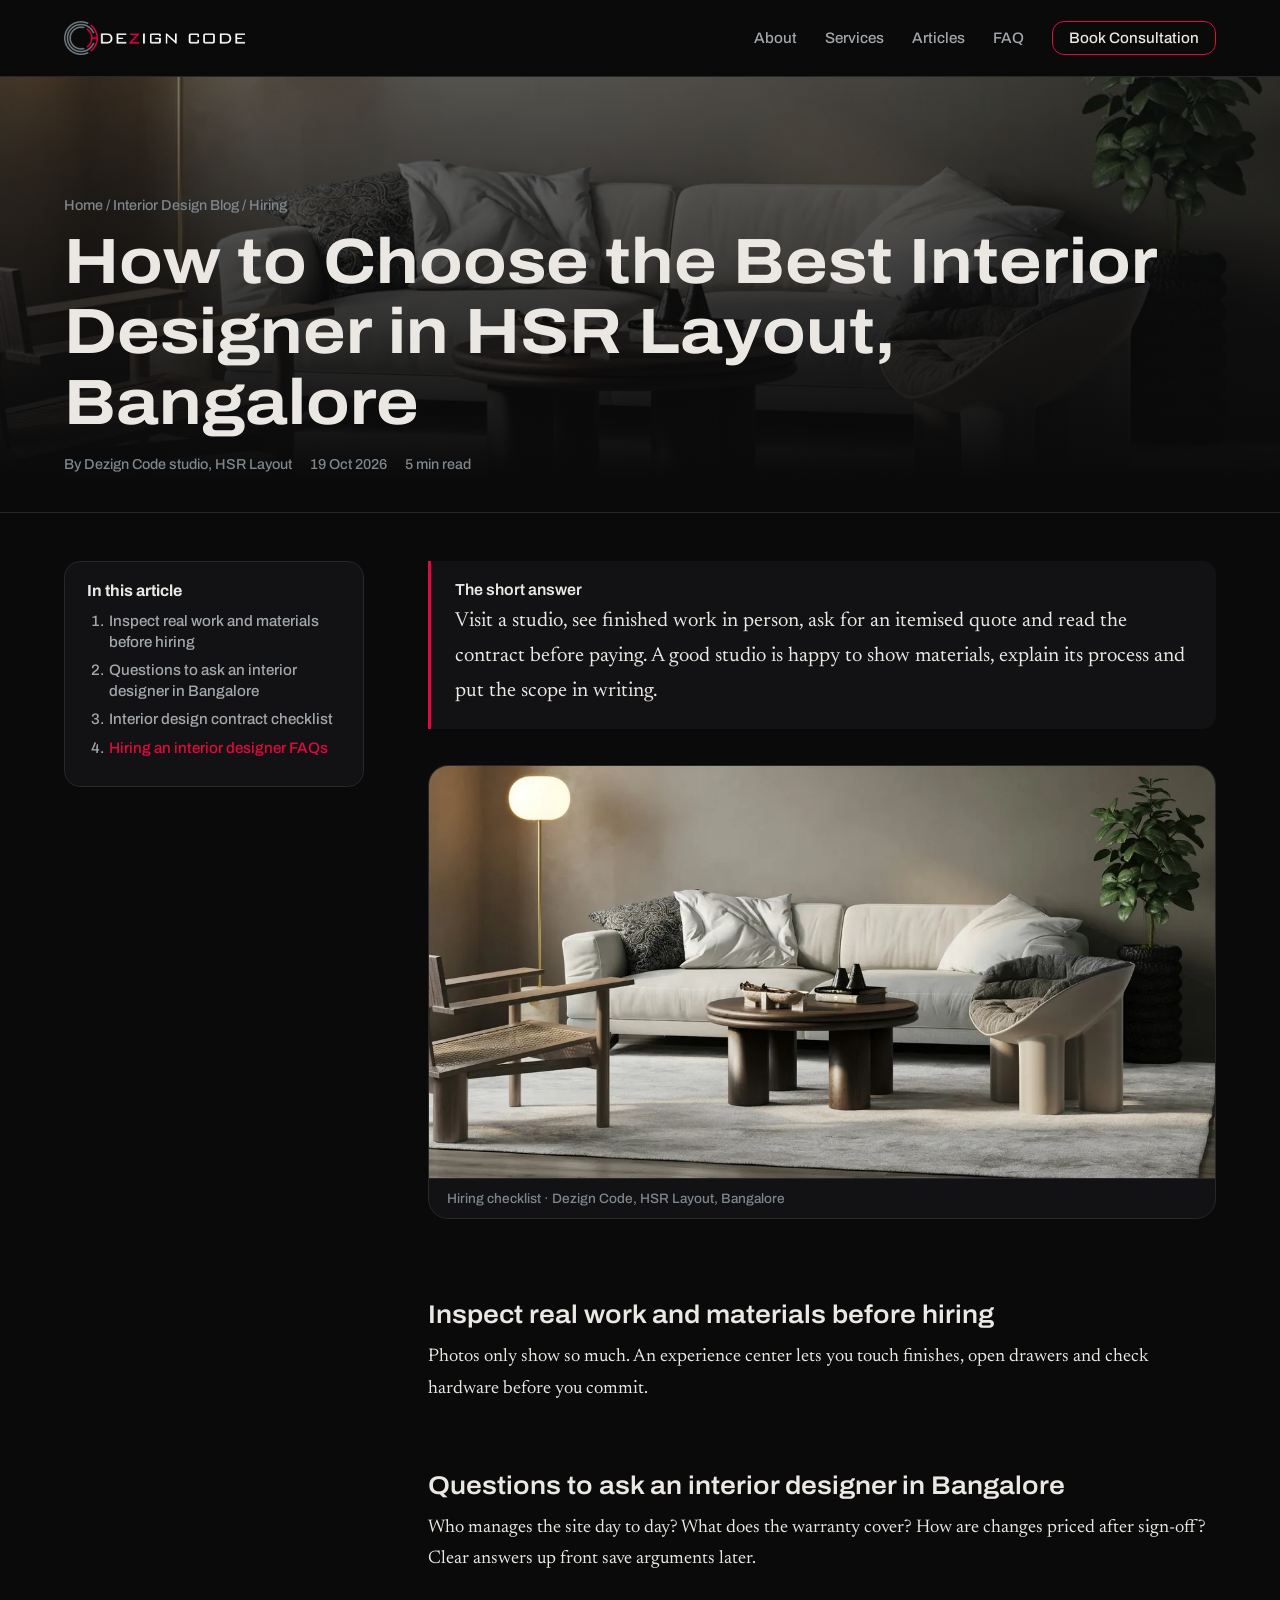
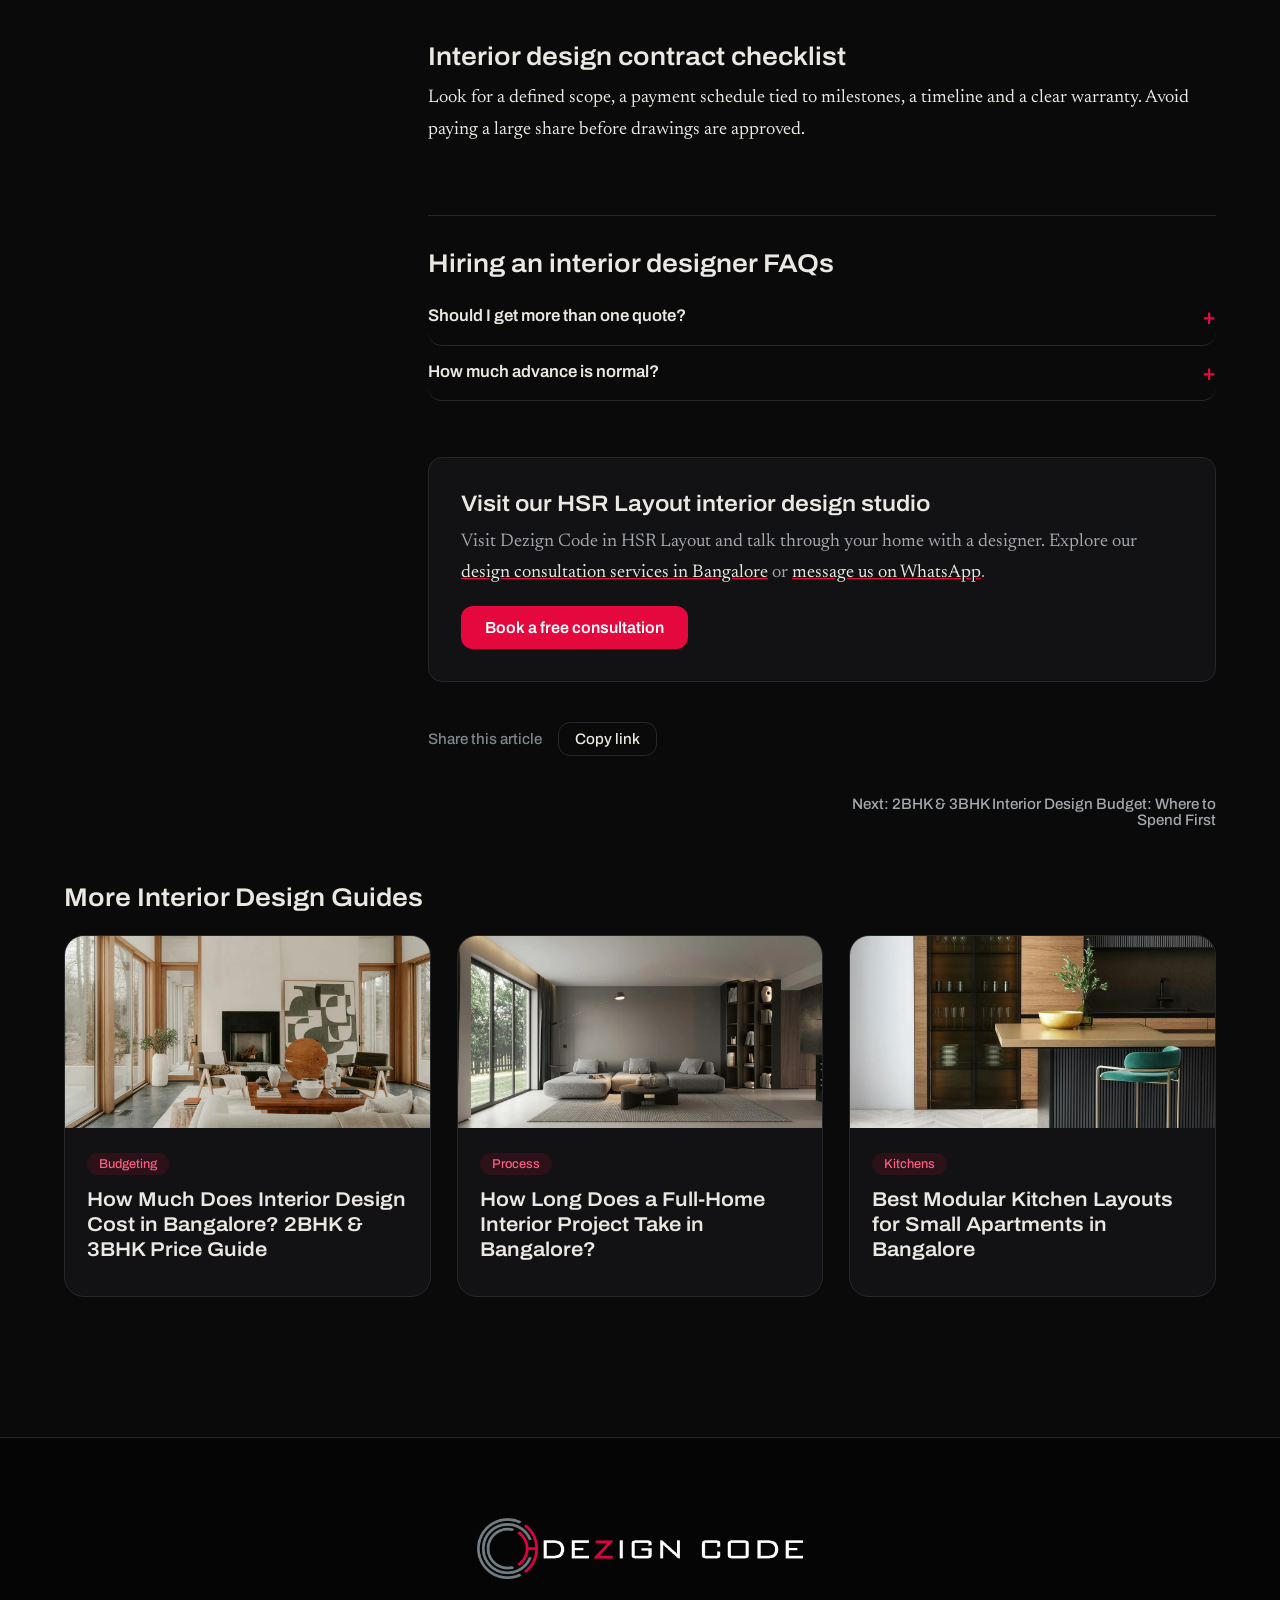
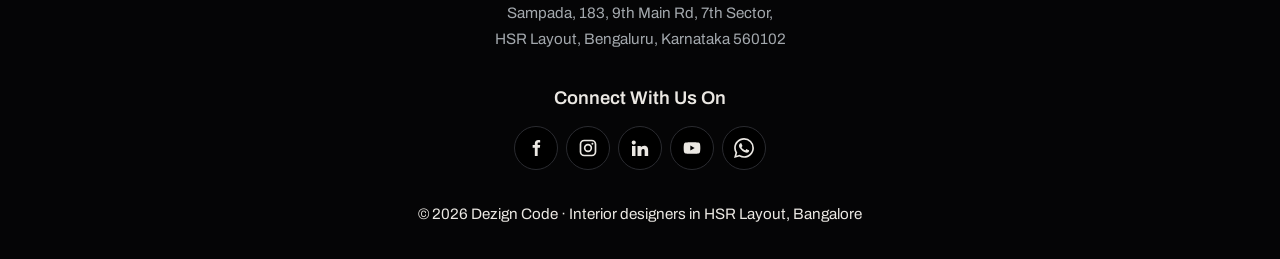
<file: blog/how-to-choose-interior-designer-hsr-layout.html>
<!DOCTYPE html><html lang="en-IN" class="no-js"><head><meta charset="utf-8"><meta name="viewport" content="width=device-width,initial-scale=1">
<title>Best Interior Designer in HSR Layout: How to Choose | Dezign Code</title>
<meta name="description" content="How to choose an interior designer in HSR Layout, Bangalore: work to inspect, questions to ask and contract clauses to check before you sign.">
<meta name="keywords" content="interior designers in HSR Layout, best interior designer Bangalore, how to choose interior designer, interior design studio HSR Layout">
<meta name="author" content="Dezign Code">
<meta name="robots" content="index,follow,max-image-preview:large,max-snippet:-1,max-video-preview:-1">
<link rel="canonical" href="https://dcblogs.example.com/blog/how-to-choose-interior-designer-hsr-layout.html">
<link rel="alternate" hreflang="en-IN" href="https://dcblogs.example.com/blog/how-to-choose-interior-designer-hsr-layout.html"><link rel="alternate" hreflang="x-default" href="https://dcblogs.example.com/blog/how-to-choose-interior-designer-hsr-layout.html">
<meta property="og:site_name" content="Dezign Code"><meta property="og:title" content="Best Interior Designer in HSR Layout: How to Choose | Dezign Code"><meta property="og:description" content="How to choose an interior designer in HSR Layout, Bangalore: work to inspect, questions to ask and contract clauses to check before you sign."><meta property="og:type" content="article"><meta property="og:url" content="https://dcblogs.example.com/blog/how-to-choose-interior-designer-hsr-layout.html"><meta property="og:locale" content="en_IN"><meta property="og:image" content="https://dcblogs.example.com/assets/hire.webp"><meta property="og:image:alt" content="Best Interior Designer in HSR Layout: How to Choose | Dezign Code"><meta property="article:published_time" content="2026-10-19"><meta property="article:modified_time" content="2026-11-23"><meta property="article:section" content="Hiring"><meta property="article:author" content="Dezign Code">
<meta name="twitter:card" content="summary_large_image"><meta name="twitter:title" content="Best Interior Designer in HSR Layout: How to Choose | Dezign Code"><meta name="twitter:description" content="How to choose an interior designer in HSR Layout, Bangalore: work to inspect, questions to ask and contract clauses to check before you sign."><meta name="twitter:image" content="https://dcblogs.example.com/assets/hire.webp">
<meta name="theme-color" content="#0a0a0b">
<meta name="geo.region" content="IN-KA"><meta name="geo.placename" content="HSR Layout, Bangalore"><meta name="geo.position" content="12.9116;77.6474"><meta name="ICBM" content="12.9116, 77.6474">
<link rel="icon" href="../assets/Dezign-Code-Logo.webp" type="image/webp"><link rel="apple-touch-icon" href="../assets/Dezign-Code-Logo.webp">
<link rel="preload" as="image" href="../assets/Dezign-Code-Logo.webp" type="image/webp">
<link rel="preconnect" href="https://fonts.googleapis.com"><link rel="preconnect" href="https://fonts.gstatic.com" crossorigin>
<link href="https://fonts.googleapis.com/css2?family=Archivo:wdth,wght@62..125,100..900&amp;family=Newsreader:opsz,wght@6..72,400..700&amp;display=swap" rel="stylesheet">
<link rel="stylesheet" href="../style.css">
<script type="application/ld+json">{"@context":"https://schema.org","@type":"BlogPosting","@id":"https://dcblogs.example.com/blog/how-to-choose-interior-designer-hsr-layout.html#article","headline":"How to Choose the Best Interior Designer in HSR Layout, Bangalore","alternativeHeadline":"Best Interior Designer in HSR Layout: How to Choose","description":"How to choose an interior designer in HSR Layout, Bangalore: work to inspect, questions to ask and contract clauses to check before you sign.","image":"https://dcblogs.example.com/assets/hire.webp","datePublished":"2026-10-19","dateModified":"2026-11-23","inLanguage":"en-IN","keywords":"interior designers in HSR Layout, best interior designer Bangalore, how to choose interior designer, interior design studio HSR Layout","articleSection":"Hiring","author":{"@type":"Organization","@id":"https://dcblogs.example.com/#business","name":"Dezign Code"},"publisher":{"@type":"Organization","@id":"https://dcblogs.example.com/#business","name":"Dezign Code","logo":{"@type":"ImageObject","@id":"https://dcblogs.example.com/#logo","url":"https://dcblogs.example.com/assets/Dezign-Code-Logo.webp","contentUrl":"https://dcblogs.example.com/assets/Dezign-Code-Logo.webp","caption":"Dezign Code"}},"mainEntityOfPage":{"@type":"WebPage","@id":"https://dcblogs.example.com/blog/how-to-choose-interior-designer-hsr-layout.html"},"about":{"@type":"Thing","name":"Interior design in Bangalore"},"contentLocation":{"@type":"Place","name":"Bangalore, Karnataka, India"},"speakable":{"@type":"SpeakableSpecification","cssSelector":["h1",".answer"]}}</script>
<script type="application/ld+json">{"@context":"https://schema.org","@type":"BreadcrumbList","itemListElement":[{"@type":"ListItem","position":1,"name":"Home","item":"https://dcblogs.example.com/"},{"@type":"ListItem","position":2,"name":"Interior Design Blog","item":"https://dcblogs.example.com/#guides"},{"@type":"ListItem","position":3,"name":"How to Choose the Best Interior Designer in HSR Layout, Bangalore","item":"https://dcblogs.example.com/blog/how-to-choose-interior-designer-hsr-layout.html"}]}</script>
<script type="application/ld+json">{"@context":"https://schema.org","@type":"FAQPage","mainEntity":[{"@type":"Question","name":"Should I get more than one quote?","acceptedAnswer":{"@type":"Answer","text":"Yes. Compare itemised quotes, not just totals."}},{"@type":"Question","name":"How much advance is normal?","acceptedAnswer":{"@type":"Answer","text":"It varies by studio. Prefer milestone-based payments linked to approved drawings and production."}}]}</script>
</head><body>
<a class="skip" href="#main">Skip to content</a>
<div class="progress" id="progress" aria-hidden="true"></div>
<header class="top"><div class="wrap"><a class="logo" href="../" aria-label="Dezign Code – interior designers in HSR Layout, Bangalore"><img src="../assets/Dezign-Code-Logo.webp" alt="Dezign Code logo" width="181" height="34" decoding="async" fetchpriority="high"></a><nav aria-label="Main"><a href="../#about">About</a><a href="../#services">Services</a><a href="../#guides">Articles</a><a href="../#faq">FAQ</a><a class="navcta" href="https://wa.me/91XXXXXXXXXX?text=Hi%20Dezign%20Code%2C%20I%20would%20like%20to%20book%20a%20free%20interior%20design%20consultation." target="_blank" rel="noopener" data-wa>Book Consultation</a></nav></div></header>
<main id="main">
<section class="phero"><img src="../assets/hire.webp" alt="" fetchpriority="high"><div class="shade"></div><div class="wrap"><nav class="crumb" aria-label="Breadcrumb"><a href="../">Home</a> / <a href="../#guides">Interior Design Blog</a> / Hiring</nav><h1>How to Choose the Best Interior Designer in HSR Layout, Bangalore</h1>
<div class="byline"><span>By <a href="../#about" rel="author">Dezign Code studio, HSR Layout</a></span><time datetime="2026-10-19">19 Oct 2026</time><span>5 min read</span></div></div></section>
<article class="post"><div class="answer"><b>The short answer</b>Visit a studio, see finished work in person, ask for an itemised quote and read the contract before paying. A good studio is happy to show materials, explain its process and put the scope in writing.</div>
<figure class="post-fig"><img src="../assets/hire.webp" alt="Checklist for hiring an interior designer" width="1200" height="630" loading="lazy" decoding="async"><figcaption>Hiring checklist &middot; Dezign Code, HSR Layout, Bangalore</figcaption></figure>
<nav class="toc" aria-label="In this article"><b>In this article</b><ol><li><a href="#see-real-work-and-real-materials">Inspect real work and materials before hiring</a></li><li><a href="#questions-worth-asking">Questions to ask an interior designer in Bangalore</a></li><li><a href="#check-the-contract">Interior design contract checklist</a></li><li><a href="#faq">Hiring an interior designer FAQs</a></li></ol></nav><h2 id="see-real-work-and-real-materials">Inspect real work and materials before hiring</h2><p>Photos only show so much. An experience center lets you touch finishes, open drawers and check hardware before you commit.</p><h2 id="questions-worth-asking">Questions to ask an interior designer in Bangalore</h2><p>Who manages the site day to day? What does the warranty cover? How are changes priced after sign-off? Clear answers up front save arguments later.</p><h2 id="check-the-contract">Interior design contract checklist</h2><p>Look for a defined scope, a payment schedule tied to milestones, a timeline and a clear warranty. Avoid paying a large share before drawings are approved.</p>
<section class="faq" id="faq" aria-labelledby="faq-h"><h2 id="faq-h">Hiring an interior designer FAQs</h2><details><summary>Should I get more than one quote?</summary><p>Yes. Compare itemised quotes, not just totals.</p></details><details><summary>How much advance is normal?</summary><p>It varies by studio. Prefer milestone-based payments linked to approved drawings and production.</p></details></section>
<div class="cta"><h2>Visit our HSR Layout interior design studio</h2><p>Visit Dezign Code in HSR Layout and talk through your home with a designer. Explore our <a href="../#services">design consultation services in Bangalore</a> or <a href="https://wa.me/91XXXXXXXXXX?text=Hi%20Dezign%20Code%2C%20I%20would%20like%20to%20book%20a%20free%20interior%20design%20consultation." target="_blank" rel="noopener" data-wa>message us on WhatsApp</a>.</p><a class="btn" href="https://wa.me/91XXXXXXXXXX?text=Hi%20Dezign%20Code%2C%20I%20would%20like%20to%20book%20a%20free%20interior%20design%20consultation." target="_blank" rel="noopener" data-wa>Book a free consultation</a></div>
<div class="share"><span>Share this article</span><button type="button" id="copy">Copy link</button></div>
<div class="pn"><span></span><a href="2bhk-vs-3bhk-where-to-spend-first.html" style="text-align:right">Next: 2BHK &amp; 3BHK Interior Design Budget: Where to Spend First</a></div></article>
<section class="wrap more"><h2>More Interior Design Guides</h2><div class="grid"><a class="card" href="interior-design-cost-bangalore.html"><img src="../assets/cost.webp" alt="" loading="lazy"><div><span class="tag">Budgeting</span><h3>How Much Does Interior Design Cost in Bangalore? 2BHK &amp; 3BHK Price Guide</h3></div></a><a class="card" href="how-long-do-home-interiors-take.html"><img src="../assets/time.webp" alt="" loading="lazy"><div><span class="tag">Process</span><h3>How Long Does a Full-Home Interior Project Take in Bangalore?</h3></div></a><a class="card" href="modular-kitchen-small-bangalore-apartments.html"><img src="../assets/kitchen.webp" alt="" loading="lazy"><div><span class="tag">Kitchens</span><h3>Best Modular Kitchen Layouts for Small Apartments in Bangalore</h3></div></a></div></section></main>
<footer class="site-foot"><div class="wrap foot-center">
<a class="foot-logo" href="../" aria-label="Dezign Code home"><img src="../assets/Dezign-Code-Logo.webp" alt="Dezign Code logo" width="326" height="61" loading="lazy" decoding="async"></a>
<address>Sampada, 183, 9th Main Rd, 7th Sector,<br>HSR Layout, Bengaluru, Karnataka 560102</address>
<h3>Connect With Us On</h3>
<div class="social" aria-label="Dezign Code on social media">
<a href="https://www.facebook.com/thedezigncode" target="_blank" rel="noopener me" aria-label="Dezign Code on Facebook"><svg viewBox="0 0 24 24"><path d="M14 8.5V6.8c0-.8.2-1.3 1.4-1.3H17V2.6C16.7 2.5 15.8 2.4 14.8 2.4c-2.5 0-4.2 1.5-4.2 4.3v1.8H8v3.2h2.6V21.5H14v-9.8h2.6l.4-3.2z"/></svg></a>
<a href="https://www.instagram.com/dezign_code/" target="_blank" rel="noopener me" aria-label="Dezign Code on Instagram"><svg viewBox="0 0 24 24"><path d="M7.5 2h9A5.5 5.5 0 0 1 22 7.5v9a5.5 5.5 0 0 1-5.5 5.5h-9A5.5 5.5 0 0 1 2 16.5v-9A5.5 5.5 0 0 1 7.5 2zm0 2A3.5 3.5 0 0 0 4 7.5v9A3.5 3.5 0 0 0 7.5 20h9a3.5 3.5 0 0 0 3.5-3.5v-9A3.5 3.5 0 0 0 16.5 4zM12 7a5 5 0 1 1 0 10 5 5 0 0 1 0-10zm0 2a3 3 0 1 0 0 6 3 3 0 0 0 0-6zm5.3-3.2a1.2 1.2 0 1 1 0 2.4 1.2 1.2 0 0 1 0-2.4z"/></svg></a>
<a href="https://in.linkedin.com/company/the-dezign-code" target="_blank" rel="noopener me" aria-label="Dezign Code on LinkedIn"><svg viewBox="0 0 24 24"><path d="M4.5 3A2.5 2.5 0 1 1 4.5 8 2.5 2.5 0 0 1 4.5 3zM2.4 9.5h4.2V21.5H2.4zM9 9.5h4v1.700c.6-1.100 2-2 4-2 4 0 4.8 2.6 4.8 6V21.5h-4.2v-5.3c0-1.3 0-2.900-1.8-2.900s-2.100 1.4-2.100 2.8v5.4H9z"/></svg></a>
<a href="https://www.youtube.com/channel/UCoUUUQvqEz1cD1CDm_YMvZg" target="_blank" rel="noopener me" aria-label="Dezign Code on YouTube"><svg viewBox="0 0 24 24"><path d="M21.6 7.2a2.6 2.6 0 0 0-1.8-1.8C18.2 5 12 5 12 5s-6.2 0-7.8.4A2.6 2.6 0 0 0 2.4 7.2C2 8.8 2 12 2 12s0 3.2.4 4.8a2.6 2.6 0 0 0 1.8 1.8C5.8 19 12 19 12 19s6.2 0 7.8-.4a2.6 2.6 0 0 0 1.8-1.8c.4-1.6.4-4.8.4-4.8s0-3.2-.4-4.8zM10 15V9l5.2 3z"/></svg></a>
<a href="https://wa.me/91XXXXXXXXXX?text=Hi%20Dezign%20Code%2C%20I%20would%20like%20to%20book%20a%20free%20interior%20design%20consultation." target="_blank" rel="noopener" aria-label="Chat with Dezign Code on WhatsApp" data-wa><svg viewBox="0 0 24 24"><path d="M17.472 14.382c-.297-.149-1.758-.867-2.03-.967-.273-.099-.471-.148-.67.15-.197.297-.767.966-.94 1.164-.173.199-.347.223-.644.075-.297-.15-1.255-.463-2.39-1.475-.883-.788-1.48-1.761-1.653-2.059-.173-.297-.018-.458.13-.606.134-.133.298-.347.446-.52.149-.174.198-.298.298-.497.099-.198.05-.371-.025-.52-.075-.149-.669-1.612-.916-2.207-.242-.579-.487-.5-.669-.51-.173-.008-.371-.01-.57-.01-.198 0-.52.074-.792.372-.272.297-1.04 1.016-1.04 2.479 0 1.462 1.065 2.875 1.213 3.074.149.198 2.096 3.2 5.077 4.487.709.306 1.262.489 1.694.625.712.227 1.36.195 1.871.118.571-.085 1.758-.719 2.006-1.413.248-.694.248-1.289.173-1.413-.074-.124-.272-.198-.57-.347m-5.421 7.403h-.004a9.87 9.87 0 01-5.031-1.378l-.361-.214-3.741.982.998-3.648-.235-.374a9.86 9.86 0 01-1.51-5.26c.001-5.45 4.436-9.884 9.888-9.884 2.64 0 5.122 1.03 6.988 2.898a9.825 9.825 0 012.893 6.994c-.003 5.45-4.437 9.884-9.885 9.884m8.413-18.297A11.815 11.815 0 0012.05 0C5.495 0 .16 5.335.157 11.892c0 2.096.547 4.142 1.588 5.945L.057 24l6.305-1.654a11.882 11.882 0 005.683 1.448h.005c6.554 0 11.89-5.335 11.893-11.893a11.821 11.821 0 00-3.48-8.413z"/></svg></a>
</div>
<p class="foot-copy">&copy; <span id="yr">2026</span> Dezign Code &middot; Interior designers in HSR Layout, Bangalore</p>
</div></footer>


<script src="../script.js" defer></script></body></html>
</file>
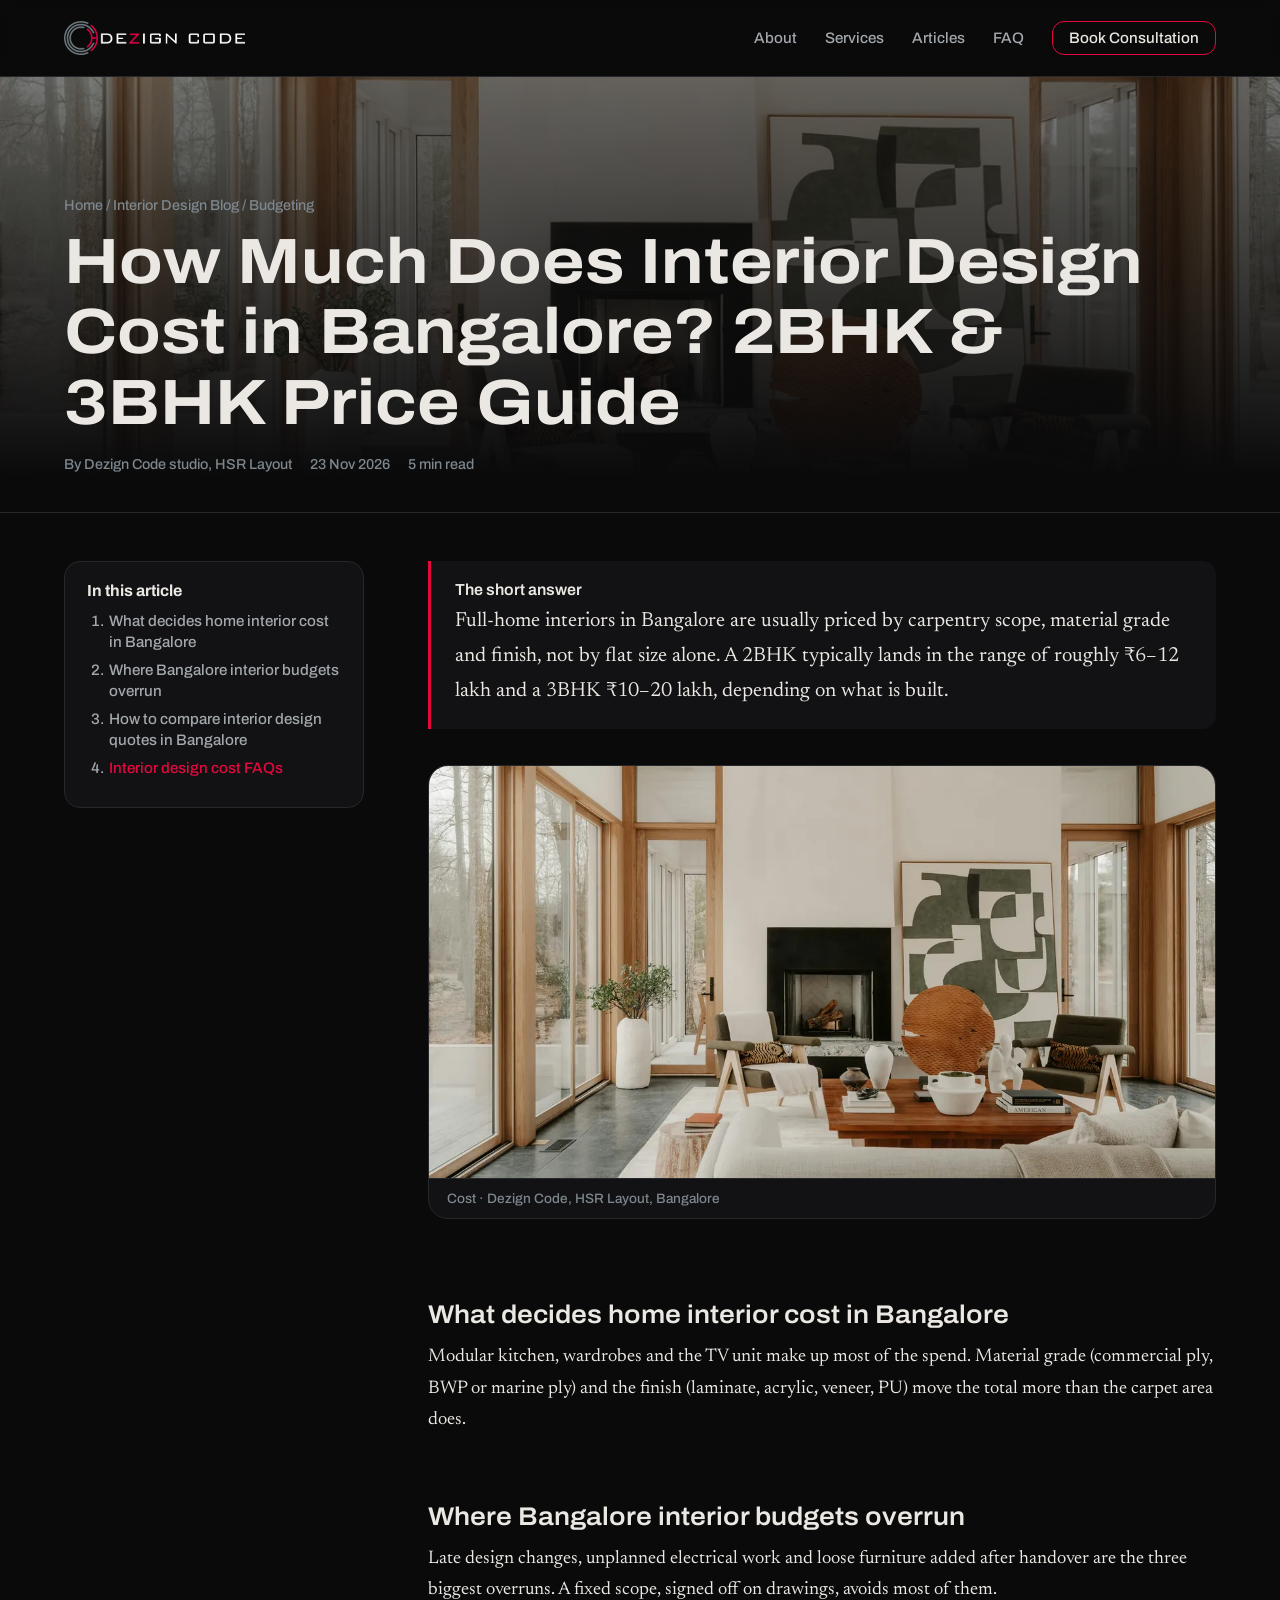
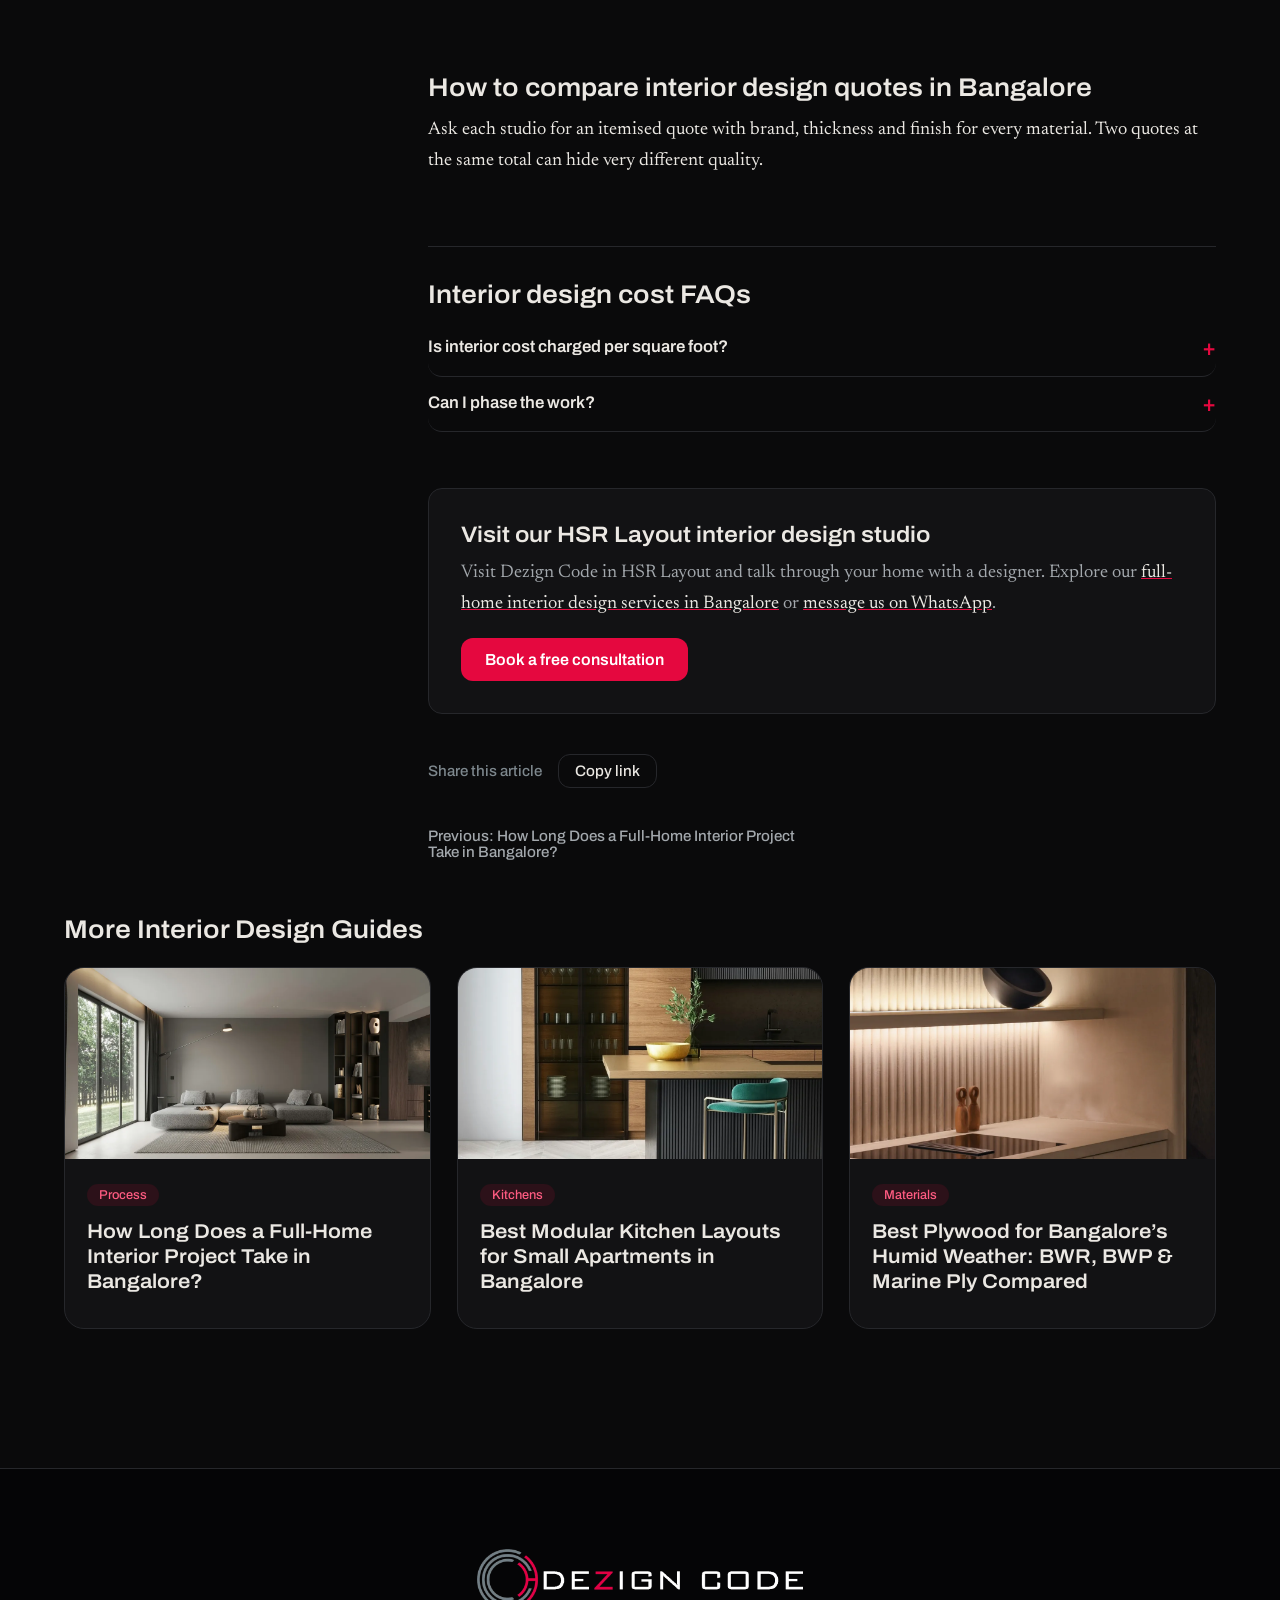
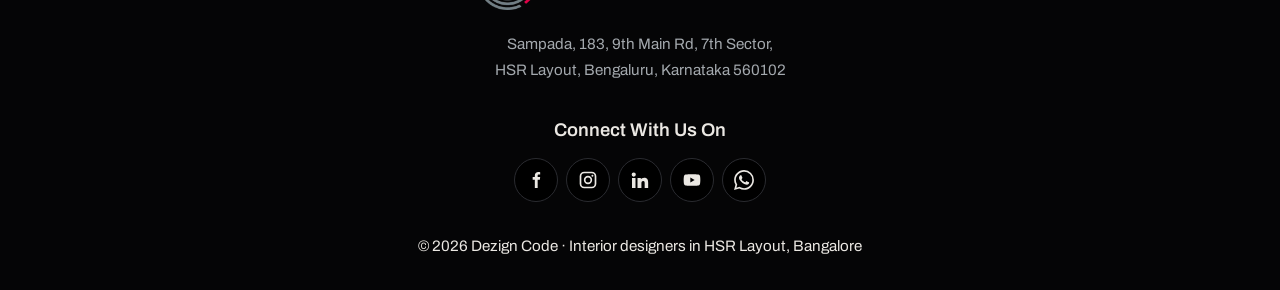
<file: blog/interior-design-cost-bangalore.html>
<!DOCTYPE html><html lang="en-IN" class="no-js"><head><meta charset="utf-8"><meta name="viewport" content="width=device-width,initial-scale=1">
<title>Interior Design Cost in Bangalore 2026 (2BHK &amp; 3BHK) | Dezign Code</title>
<meta name="description" content="How much does interior design cost in Bangalore? See what drives 2BHK and 3BHK home interior prices, where budgets overrun and how to compare quotes.">
<meta name="keywords" content="interior design cost in Bangalore, 2BHK interior cost Bangalore, 3BHK interior cost Bangalore, home interior price Bangalore, interior designers HSR Layout">
<meta name="author" content="Dezign Code">
<meta name="robots" content="index,follow,max-image-preview:large,max-snippet:-1,max-video-preview:-1">
<link rel="canonical" href="https://dcblogs.example.com/blog/interior-design-cost-bangalore.html">
<link rel="alternate" hreflang="en-IN" href="https://dcblogs.example.com/blog/interior-design-cost-bangalore.html"><link rel="alternate" hreflang="x-default" href="https://dcblogs.example.com/blog/interior-design-cost-bangalore.html">
<meta property="og:site_name" content="Dezign Code"><meta property="og:title" content="Interior Design Cost in Bangalore 2026 (2BHK &amp; 3BHK) | Dezign Code"><meta property="og:description" content="How much does interior design cost in Bangalore? See what drives 2BHK and 3BHK home interior prices, where budgets overrun and how to compare quotes."><meta property="og:type" content="article"><meta property="og:url" content="https://dcblogs.example.com/blog/interior-design-cost-bangalore.html"><meta property="og:locale" content="en_IN"><meta property="og:image" content="https://dcblogs.example.com/assets/cost.webp"><meta property="og:image:alt" content="Interior Design Cost in Bangalore 2026 (2BHK &amp; 3BHK) | Dezign Code"><meta property="article:published_time" content="2026-11-23"><meta property="article:modified_time" content="2026-11-23"><meta property="article:section" content="Budgeting"><meta property="article:author" content="Dezign Code">
<meta name="twitter:card" content="summary_large_image"><meta name="twitter:title" content="Interior Design Cost in Bangalore 2026 (2BHK &amp; 3BHK) | Dezign Code"><meta name="twitter:description" content="How much does interior design cost in Bangalore? See what drives 2BHK and 3BHK home interior prices, where budgets overrun and how to compare quotes."><meta name="twitter:image" content="https://dcblogs.example.com/assets/cost.webp">
<meta name="theme-color" content="#0a0a0b">
<meta name="geo.region" content="IN-KA"><meta name="geo.placename" content="HSR Layout, Bangalore"><meta name="geo.position" content="12.9116;77.6474"><meta name="ICBM" content="12.9116, 77.6474">
<link rel="icon" href="../assets/Dezign-Code-Logo.webp" type="image/webp"><link rel="apple-touch-icon" href="../assets/Dezign-Code-Logo.webp">
<link rel="preload" as="image" href="../assets/Dezign-Code-Logo.webp" type="image/webp">
<link rel="preconnect" href="https://fonts.googleapis.com"><link rel="preconnect" href="https://fonts.gstatic.com" crossorigin>
<link href="https://fonts.googleapis.com/css2?family=Archivo:wdth,wght@62..125,100..900&amp;family=Newsreader:opsz,wght@6..72,400..700&amp;display=swap" rel="stylesheet">
<link rel="stylesheet" href="../style.css">
<script type="application/ld+json">{"@context":"https://schema.org","@type":"BlogPosting","@id":"https://dcblogs.example.com/blog/interior-design-cost-bangalore.html#article","headline":"How Much Does Interior Design Cost in Bangalore? 2BHK & 3BHK Price Guide","alternativeHeadline":"Interior Design Cost in Bangalore 2026 (2BHK & 3BHK)","description":"How much does interior design cost in Bangalore? See what drives 2BHK and 3BHK home interior prices, where budgets overrun and how to compare quotes.","image":"https://dcblogs.example.com/assets/cost.webp","datePublished":"2026-11-23","dateModified":"2026-11-23","inLanguage":"en-IN","keywords":"interior design cost in Bangalore, 2BHK interior cost Bangalore, 3BHK interior cost Bangalore, home interior price Bangalore, interior designers HSR Layout","articleSection":"Budgeting","author":{"@type":"Organization","@id":"https://dcblogs.example.com/#business","name":"Dezign Code"},"publisher":{"@type":"Organization","@id":"https://dcblogs.example.com/#business","name":"Dezign Code","logo":{"@type":"ImageObject","@id":"https://dcblogs.example.com/#logo","url":"https://dcblogs.example.com/assets/Dezign-Code-Logo.webp","contentUrl":"https://dcblogs.example.com/assets/Dezign-Code-Logo.webp","caption":"Dezign Code"}},"mainEntityOfPage":{"@type":"WebPage","@id":"https://dcblogs.example.com/blog/interior-design-cost-bangalore.html"},"about":{"@type":"Thing","name":"Interior design in Bangalore"},"contentLocation":{"@type":"Place","name":"Bangalore, Karnataka, India"},"speakable":{"@type":"SpeakableSpecification","cssSelector":["h1",".answer"]}}</script>
<script type="application/ld+json">{"@context":"https://schema.org","@type":"BreadcrumbList","itemListElement":[{"@type":"ListItem","position":1,"name":"Home","item":"https://dcblogs.example.com/"},{"@type":"ListItem","position":2,"name":"Interior Design Blog","item":"https://dcblogs.example.com/#guides"},{"@type":"ListItem","position":3,"name":"How Much Does Interior Design Cost in Bangalore? 2BHK & 3BHK Price Guide","item":"https://dcblogs.example.com/blog/interior-design-cost-bangalore.html"}]}</script>
<script type="application/ld+json">{"@context":"https://schema.org","@type":"FAQPage","mainEntity":[{"@type":"Question","name":"Is interior cost charged per square foot?","acceptedAnswer":{"@type":"Answer","text":"Some studios quote per square foot, but a line-item quote based on the actual design is more reliable."}},{"@type":"Question","name":"Can I phase the work?","acceptedAnswer":{"@type":"Answer","text":"Yes. Start with kitchen, wardrobes and electrical, and add loose furniture and décor later."}}]}</script>
</head><body>
<a class="skip" href="#main">Skip to content</a>
<div class="progress" id="progress" aria-hidden="true"></div>
<header class="top"><div class="wrap"><a class="logo" href="../" aria-label="Dezign Code – interior designers in HSR Layout, Bangalore"><img src="../assets/Dezign-Code-Logo.webp" alt="Dezign Code logo" width="181" height="34" decoding="async" fetchpriority="high"></a><nav aria-label="Main"><a href="../#about">About</a><a href="../#services">Services</a><a href="../#guides">Articles</a><a href="../#faq">FAQ</a><a class="navcta" href="https://wa.me/91XXXXXXXXXX?text=Hi%20Dezign%20Code%2C%20I%20would%20like%20to%20book%20a%20free%20interior%20design%20consultation." target="_blank" rel="noopener" data-wa>Book Consultation</a></nav></div></header>
<main id="main">
<section class="phero"><img src="../assets/cost.webp" alt="" fetchpriority="high"><div class="shade"></div><div class="wrap"><nav class="crumb" aria-label="Breadcrumb"><a href="../">Home</a> / <a href="../#guides">Interior Design Blog</a> / Budgeting</nav><h1>How Much Does Interior Design Cost in Bangalore? 2BHK &amp; 3BHK Price Guide</h1>
<div class="byline"><span>By <a href="../#about" rel="author">Dezign Code studio, HSR Layout</a></span><time datetime="2026-11-23">23 Nov 2026</time><span>5 min read</span></div></div></section>
<article class="post"><div class="answer"><b>The short answer</b>Full-home interiors in Bangalore are usually priced by carpentry scope, material grade and finish, not by flat size alone. A 2BHK typically lands in the range of roughly ₹6–12 lakh and a 3BHK ₹10–20 lakh, depending on what is built.</div>
<figure class="post-fig"><img src="../assets/cost.webp" alt="Chart showing interior design cost growth for Bangalore homes" width="1200" height="630" loading="lazy" decoding="async"><figcaption>Cost &middot; Dezign Code, HSR Layout, Bangalore</figcaption></figure>
<nav class="toc" aria-label="In this article"><b>In this article</b><ol><li><a href="#what-actually-sets-the-price">What decides home interior cost in Bangalore</a></li><li><a href="#where-budgets-leak">Where Bangalore interior budgets overrun</a></li><li><a href="#how-to-compare-quotes">How to compare interior design quotes in Bangalore</a></li><li><a href="#faq">Interior design cost FAQs</a></li></ol></nav><h2 id="what-actually-sets-the-price">What decides home interior cost in Bangalore</h2><p>Modular kitchen, wardrobes and the TV unit make up most of the spend. Material grade (commercial ply, BWP or marine ply) and the finish (laminate, acrylic, veneer, PU) move the total more than the carpet area does.</p><h2 id="where-budgets-leak">Where Bangalore interior budgets overrun</h2><p>Late design changes, unplanned electrical work and loose furniture added after handover are the three biggest overruns. A fixed scope, signed off on drawings, avoids most of them.</p><h2 id="how-to-compare-quotes">How to compare interior design quotes in Bangalore</h2><p>Ask each studio for an itemised quote with brand, thickness and finish for every material. Two quotes at the same total can hide very different quality.</p>
<section class="faq" id="faq" aria-labelledby="faq-h"><h2 id="faq-h">Interior design cost FAQs</h2><details><summary>Is interior cost charged per square foot?</summary><p>Some studios quote per square foot, but a line-item quote based on the actual design is more reliable.</p></details><details><summary>Can I phase the work?</summary><p>Yes. Start with kitchen, wardrobes and electrical, and add loose furniture and décor later.</p></details></section>
<div class="cta"><h2>Visit our HSR Layout interior design studio</h2><p>Visit Dezign Code in HSR Layout and talk through your home with a designer. Explore our <a href="../#services">full-home interior design services in Bangalore</a> or <a href="https://wa.me/91XXXXXXXXXX?text=Hi%20Dezign%20Code%2C%20I%20would%20like%20to%20book%20a%20free%20interior%20design%20consultation." target="_blank" rel="noopener" data-wa>message us on WhatsApp</a>.</p><a class="btn" href="https://wa.me/91XXXXXXXXXX?text=Hi%20Dezign%20Code%2C%20I%20would%20like%20to%20book%20a%20free%20interior%20design%20consultation." target="_blank" rel="noopener" data-wa>Book a free consultation</a></div>
<div class="share"><span>Share this article</span><button type="button" id="copy">Copy link</button></div>
<div class="pn"><a href="how-long-do-home-interiors-take.html">Previous: How Long Does a Full-Home Interior Project Take in Bangalore?</a></div></article>
<section class="wrap more"><h2>More Interior Design Guides</h2><div class="grid"><a class="card" href="how-long-do-home-interiors-take.html"><img src="../assets/time.webp" alt="" loading="lazy"><div><span class="tag">Process</span><h3>How Long Does a Full-Home Interior Project Take in Bangalore?</h3></div></a><a class="card" href="modular-kitchen-small-bangalore-apartments.html"><img src="../assets/kitchen.webp" alt="" loading="lazy"><div><span class="tag">Kitchens</span><h3>Best Modular Kitchen Layouts for Small Apartments in Bangalore</h3></div></a><a class="card" href="best-plywood-for-bangalore-humidity.html"><img src="../assets/ply.webp" alt="" loading="lazy"><div><span class="tag">Materials</span><h3>Best Plywood for Bangalore’s Humid Weather: BWR, BWP &amp; Marine Ply Compared</h3></div></a></div></section></main>
<footer class="site-foot"><div class="wrap foot-center">
<a class="foot-logo" href="../" aria-label="Dezign Code home"><img src="../assets/Dezign-Code-Logo.webp" alt="Dezign Code logo" width="326" height="61" loading="lazy" decoding="async"></a>
<address>Sampada, 183, 9th Main Rd, 7th Sector,<br>HSR Layout, Bengaluru, Karnataka 560102</address>
<h3>Connect With Us On</h3>
<div class="social" aria-label="Dezign Code on social media">
<a href="https://www.facebook.com/thedezigncode" target="_blank" rel="noopener me" aria-label="Dezign Code on Facebook"><svg viewBox="0 0 24 24"><path d="M14 8.5V6.8c0-.8.2-1.3 1.4-1.3H17V2.6C16.7 2.5 15.8 2.4 14.8 2.4c-2.5 0-4.2 1.5-4.2 4.3v1.8H8v3.2h2.6V21.5H14v-9.8h2.6l.4-3.2z"/></svg></a>
<a href="https://www.instagram.com/dezign_code/" target="_blank" rel="noopener me" aria-label="Dezign Code on Instagram"><svg viewBox="0 0 24 24"><path d="M7.5 2h9A5.5 5.5 0 0 1 22 7.5v9a5.5 5.5 0 0 1-5.5 5.5h-9A5.5 5.5 0 0 1 2 16.5v-9A5.5 5.5 0 0 1 7.5 2zm0 2A3.5 3.5 0 0 0 4 7.5v9A3.5 3.5 0 0 0 7.5 20h9a3.5 3.5 0 0 0 3.5-3.5v-9A3.5 3.5 0 0 0 16.5 4zM12 7a5 5 0 1 1 0 10 5 5 0 0 1 0-10zm0 2a3 3 0 1 0 0 6 3 3 0 0 0 0-6zm5.3-3.2a1.2 1.2 0 1 1 0 2.4 1.2 1.2 0 0 1 0-2.4z"/></svg></a>
<a href="https://in.linkedin.com/company/the-dezign-code" target="_blank" rel="noopener me" aria-label="Dezign Code on LinkedIn"><svg viewBox="0 0 24 24"><path d="M4.5 3A2.5 2.5 0 1 1 4.5 8 2.5 2.5 0 0 1 4.5 3zM2.4 9.5h4.2V21.5H2.4zM9 9.5h4v1.700c.6-1.100 2-2 4-2 4 0 4.8 2.6 4.8 6V21.5h-4.2v-5.3c0-1.3 0-2.900-1.8-2.900s-2.100 1.4-2.100 2.8v5.4H9z"/></svg></a>
<a href="https://www.youtube.com/channel/UCoUUUQvqEz1cD1CDm_YMvZg" target="_blank" rel="noopener me" aria-label="Dezign Code on YouTube"><svg viewBox="0 0 24 24"><path d="M21.6 7.2a2.6 2.6 0 0 0-1.8-1.8C18.2 5 12 5 12 5s-6.2 0-7.8.4A2.6 2.6 0 0 0 2.4 7.2C2 8.8 2 12 2 12s0 3.2.4 4.8a2.6 2.6 0 0 0 1.8 1.8C5.8 19 12 19 12 19s6.2 0 7.8-.4a2.6 2.6 0 0 0 1.8-1.8c.4-1.6.4-4.8.4-4.8s0-3.2-.4-4.8zM10 15V9l5.2 3z"/></svg></a>
<a href="https://wa.me/91XXXXXXXXXX?text=Hi%20Dezign%20Code%2C%20I%20would%20like%20to%20book%20a%20free%20interior%20design%20consultation." target="_blank" rel="noopener" aria-label="Chat with Dezign Code on WhatsApp" data-wa><svg viewBox="0 0 24 24"><path d="M17.472 14.382c-.297-.149-1.758-.867-2.03-.967-.273-.099-.471-.148-.67.15-.197.297-.767.966-.94 1.164-.173.199-.347.223-.644.075-.297-.15-1.255-.463-2.39-1.475-.883-.788-1.48-1.761-1.653-2.059-.173-.297-.018-.458.13-.606.134-.133.298-.347.446-.52.149-.174.198-.298.298-.497.099-.198.05-.371-.025-.52-.075-.149-.669-1.612-.916-2.207-.242-.579-.487-.5-.669-.51-.173-.008-.371-.01-.57-.01-.198 0-.52.074-.792.372-.272.297-1.04 1.016-1.04 2.479 0 1.462 1.065 2.875 1.213 3.074.149.198 2.096 3.2 5.077 4.487.709.306 1.262.489 1.694.625.712.227 1.36.195 1.871.118.571-.085 1.758-.719 2.006-1.413.248-.694.248-1.289.173-1.413-.074-.124-.272-.198-.57-.347m-5.421 7.403h-.004a9.87 9.87 0 01-5.031-1.378l-.361-.214-3.741.982.998-3.648-.235-.374a9.86 9.86 0 01-1.51-5.26c.001-5.45 4.436-9.884 9.888-9.884 2.64 0 5.122 1.03 6.988 2.898a9.825 9.825 0 012.893 6.994c-.003 5.45-4.437 9.884-9.885 9.884m8.413-18.297A11.815 11.815 0 0012.05 0C5.495 0 .16 5.335.157 11.892c0 2.096.547 4.142 1.588 5.945L.057 24l6.305-1.654a11.882 11.882 0 005.683 1.448h.005c6.554 0 11.89-5.335 11.893-11.893a11.821 11.821 0 00-3.48-8.413z"/></svg></a>
</div>
<p class="foot-copy">&copy; <span id="yr">2026</span> Dezign Code &middot; Interior designers in HSR Layout, Bangalore</p>
</div></footer>


<script src="../script.js" defer></script></body></html>
</file>
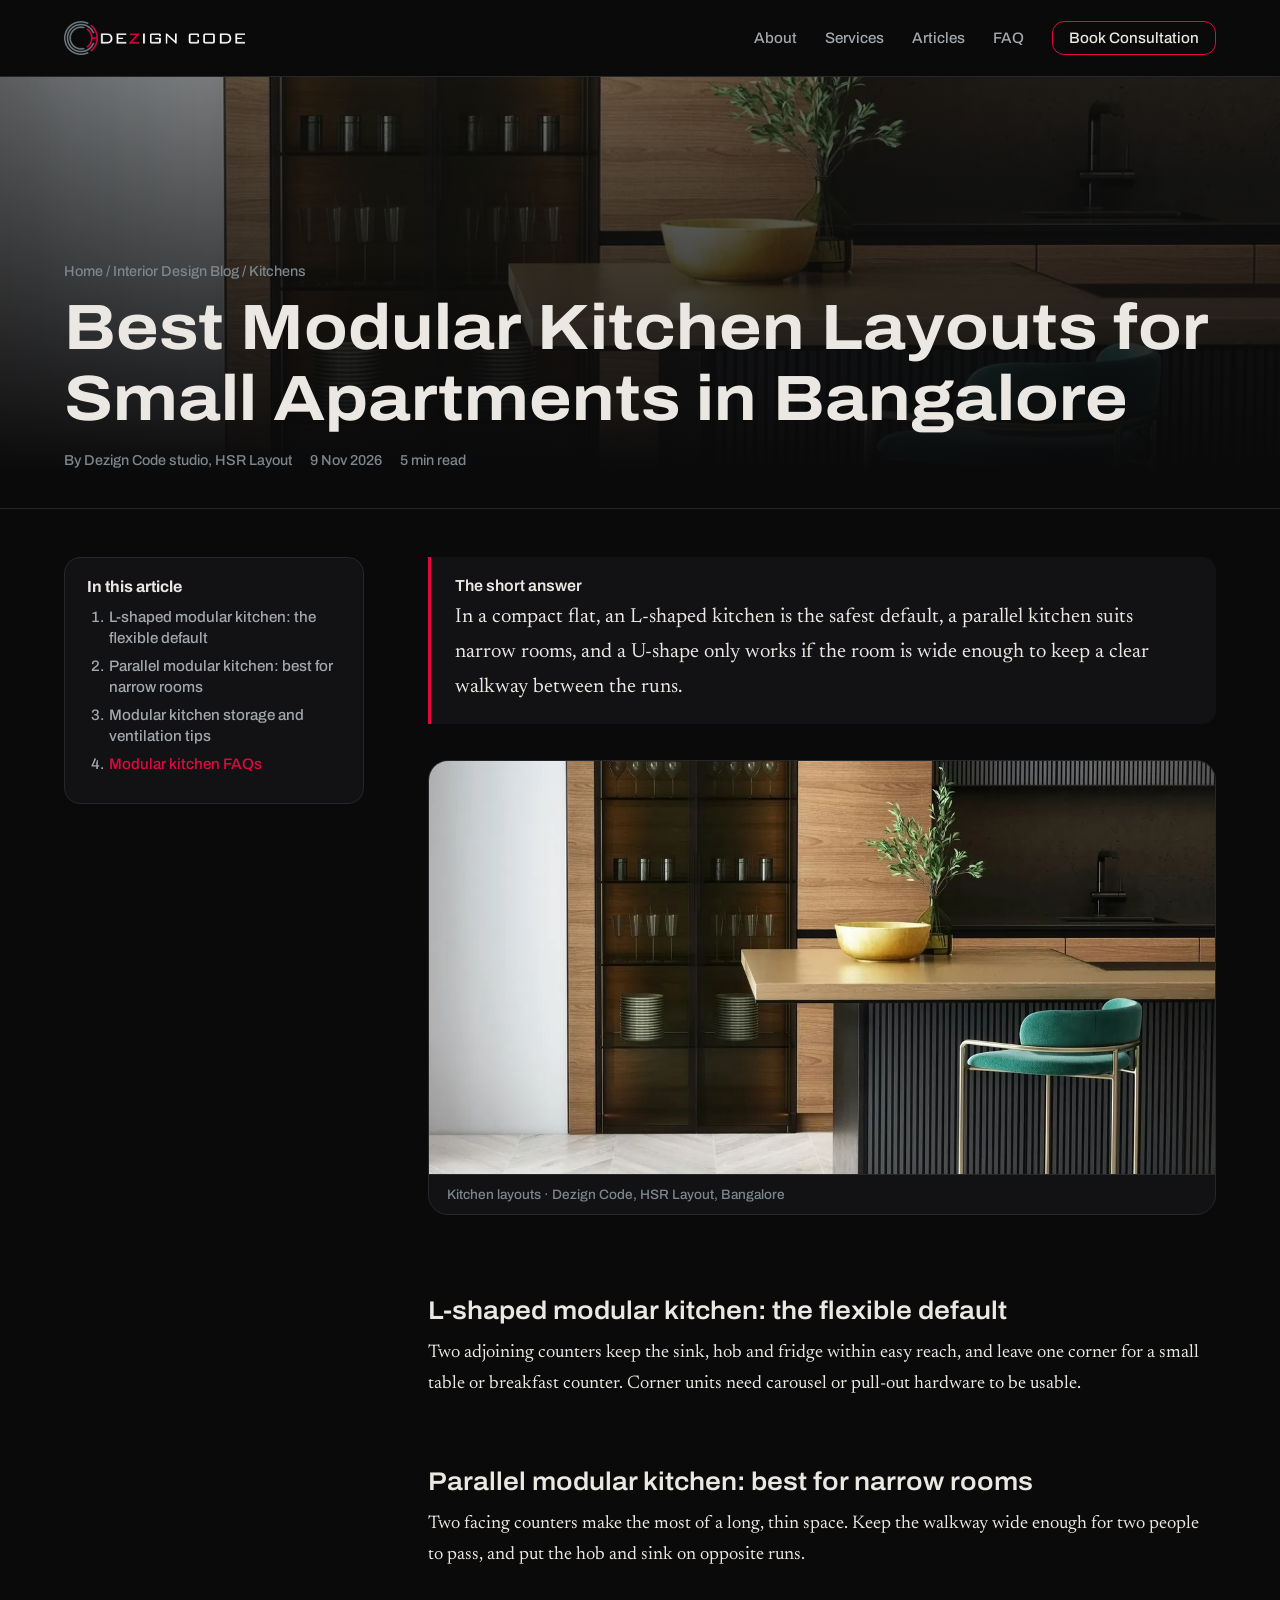
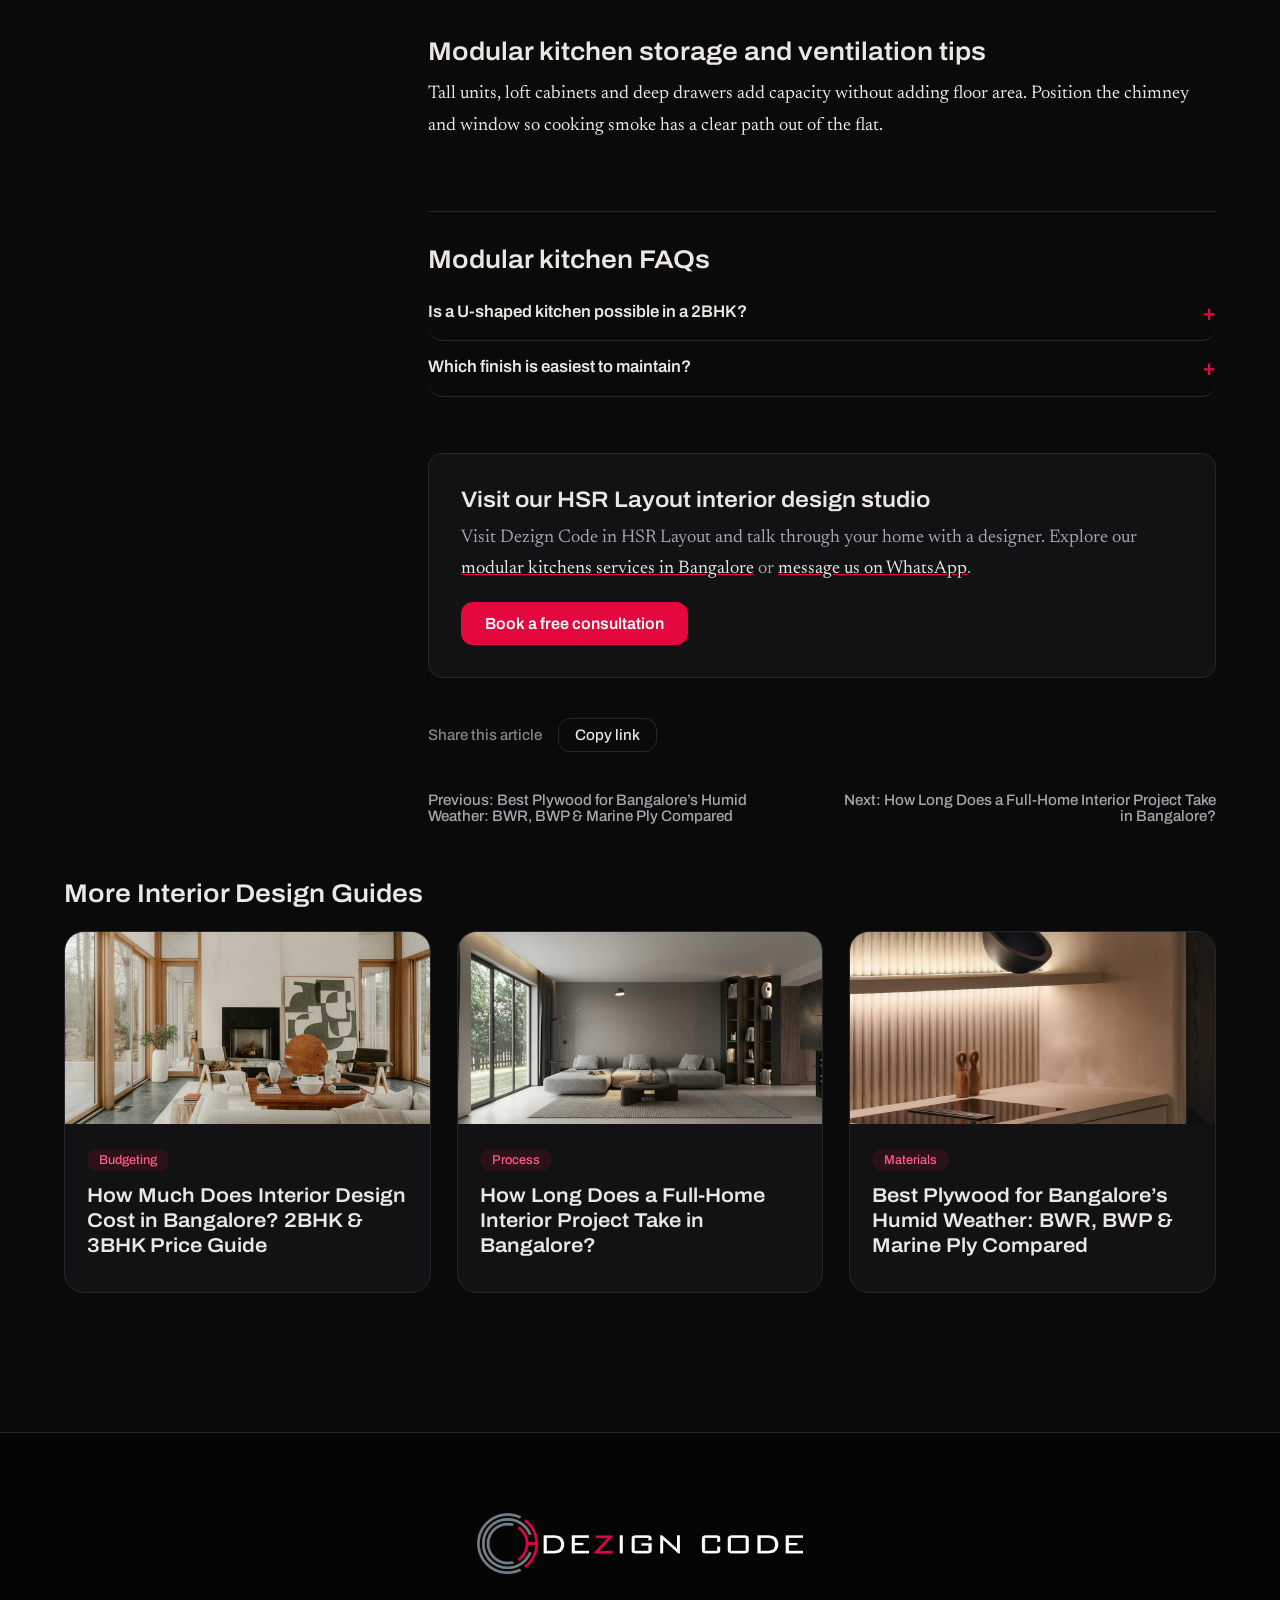
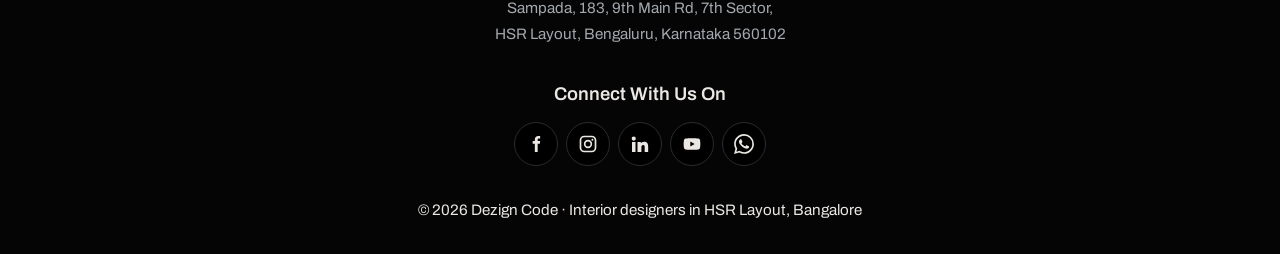
<file: blog/modular-kitchen-small-bangalore-apartments.html>
<!DOCTYPE html><html lang="en-IN" class="no-js"><head><meta charset="utf-8"><meta name="viewport" content="width=device-width,initial-scale=1">
<title>Modular Kitchen Design for Small Bangalore Apartments | Dezign Code</title>
<meta name="description" content="Compare L-shaped, parallel and U-shaped modular kitchen layouts for small Bangalore apartments, with storage and ventilation tips for Indian cooking.">
<meta name="keywords" content="modular kitchen design Bangalore, small kitchen design India, L-shaped modular kitchen, parallel modular kitchen, modular kitchen HSR Layout">
<meta name="author" content="Dezign Code">
<meta name="robots" content="index,follow,max-image-preview:large,max-snippet:-1,max-video-preview:-1">
<link rel="canonical" href="https://dcblogs.example.com/blog/modular-kitchen-small-bangalore-apartments.html">
<link rel="alternate" hreflang="en-IN" href="https://dcblogs.example.com/blog/modular-kitchen-small-bangalore-apartments.html"><link rel="alternate" hreflang="x-default" href="https://dcblogs.example.com/blog/modular-kitchen-small-bangalore-apartments.html">
<meta property="og:site_name" content="Dezign Code"><meta property="og:title" content="Modular Kitchen Design for Small Bangalore Apartments | Dezign Code"><meta property="og:description" content="Compare L-shaped, parallel and U-shaped modular kitchen layouts for small Bangalore apartments, with storage and ventilation tips for Indian cooking."><meta property="og:type" content="article"><meta property="og:url" content="https://dcblogs.example.com/blog/modular-kitchen-small-bangalore-apartments.html"><meta property="og:locale" content="en_IN"><meta property="og:image" content="https://dcblogs.example.com/assets/kitchen.webp"><meta property="og:image:alt" content="Modular Kitchen Design for Small Bangalore Apartments | Dezign Code"><meta property="article:published_time" content="2026-11-09"><meta property="article:modified_time" content="2026-11-23"><meta property="article:section" content="Kitchens"><meta property="article:author" content="Dezign Code">
<meta name="twitter:card" content="summary_large_image"><meta name="twitter:title" content="Modular Kitchen Design for Small Bangalore Apartments | Dezign Code"><meta name="twitter:description" content="Compare L-shaped, parallel and U-shaped modular kitchen layouts for small Bangalore apartments, with storage and ventilation tips for Indian cooking."><meta name="twitter:image" content="https://dcblogs.example.com/assets/kitchen.webp">
<meta name="theme-color" content="#0a0a0b">
<meta name="geo.region" content="IN-KA"><meta name="geo.placename" content="HSR Layout, Bangalore"><meta name="geo.position" content="12.9116;77.6474"><meta name="ICBM" content="12.9116, 77.6474">
<link rel="icon" href="../assets/Dezign-Code-Logo.webp" type="image/webp"><link rel="apple-touch-icon" href="../assets/Dezign-Code-Logo.webp">
<link rel="preload" as="image" href="../assets/Dezign-Code-Logo.webp" type="image/webp">
<link rel="preconnect" href="https://fonts.googleapis.com"><link rel="preconnect" href="https://fonts.gstatic.com" crossorigin>
<link href="https://fonts.googleapis.com/css2?family=Archivo:wdth,wght@62..125,100..900&amp;family=Newsreader:opsz,wght@6..72,400..700&amp;display=swap" rel="stylesheet">
<link rel="stylesheet" href="../style.css">
<script type="application/ld+json">{"@context":"https://schema.org","@type":"BlogPosting","@id":"https://dcblogs.example.com/blog/modular-kitchen-small-bangalore-apartments.html#article","headline":"Best Modular Kitchen Layouts for Small Apartments in Bangalore","alternativeHeadline":"Modular Kitchen Design for Small Bangalore Apartments","description":"Compare L-shaped, parallel and U-shaped modular kitchen layouts for small Bangalore apartments, with storage and ventilation tips for Indian cooking.","image":"https://dcblogs.example.com/assets/kitchen.webp","datePublished":"2026-11-09","dateModified":"2026-11-23","inLanguage":"en-IN","keywords":"modular kitchen design Bangalore, small kitchen design India, L-shaped modular kitchen, parallel modular kitchen, modular kitchen HSR Layout","articleSection":"Kitchens","author":{"@type":"Organization","@id":"https://dcblogs.example.com/#business","name":"Dezign Code"},"publisher":{"@type":"Organization","@id":"https://dcblogs.example.com/#business","name":"Dezign Code","logo":{"@type":"ImageObject","@id":"https://dcblogs.example.com/#logo","url":"https://dcblogs.example.com/assets/Dezign-Code-Logo.webp","contentUrl":"https://dcblogs.example.com/assets/Dezign-Code-Logo.webp","caption":"Dezign Code"}},"mainEntityOfPage":{"@type":"WebPage","@id":"https://dcblogs.example.com/blog/modular-kitchen-small-bangalore-apartments.html"},"about":{"@type":"Thing","name":"Interior design in Bangalore"},"contentLocation":{"@type":"Place","name":"Bangalore, Karnataka, India"},"speakable":{"@type":"SpeakableSpecification","cssSelector":["h1",".answer"]}}</script>
<script type="application/ld+json">{"@context":"https://schema.org","@type":"BreadcrumbList","itemListElement":[{"@type":"ListItem","position":1,"name":"Home","item":"https://dcblogs.example.com/"},{"@type":"ListItem","position":2,"name":"Interior Design Blog","item":"https://dcblogs.example.com/#guides"},{"@type":"ListItem","position":3,"name":"Best Modular Kitchen Layouts for Small Apartments in Bangalore","item":"https://dcblogs.example.com/blog/modular-kitchen-small-bangalore-apartments.html"}]}</script>
<script type="application/ld+json">{"@context":"https://schema.org","@type":"FAQPage","mainEntity":[{"@type":"Question","name":"Is a U-shaped kitchen possible in a 2BHK?","acceptedAnswer":{"@type":"Answer","text":"Only if the kitchen is wide enough for a comfortable walkway. Otherwise an L-shape with a tall unit is a better fit."}},{"@type":"Question","name":"Which finish is easiest to maintain?","acceptedAnswer":{"@type":"Answer","text":"Laminate and acrylic wipe clean easily. Ask for edge banding and sealing near the sink."}}]}</script>
</head><body>
<a class="skip" href="#main">Skip to content</a>
<div class="progress" id="progress" aria-hidden="true"></div>
<header class="top"><div class="wrap"><a class="logo" href="../" aria-label="Dezign Code – interior designers in HSR Layout, Bangalore"><img src="../assets/Dezign-Code-Logo.webp" alt="Dezign Code logo" width="181" height="34" decoding="async" fetchpriority="high"></a><nav aria-label="Main"><a href="../#about">About</a><a href="../#services">Services</a><a href="../#guides">Articles</a><a href="../#faq">FAQ</a><a class="navcta" href="https://wa.me/91XXXXXXXXXX?text=Hi%20Dezign%20Code%2C%20I%20would%20like%20to%20book%20a%20free%20interior%20design%20consultation." target="_blank" rel="noopener" data-wa>Book Consultation</a></nav></div></header>
<main id="main">
<section class="phero"><img src="../assets/kitchen.webp" alt="" fetchpriority="high"><div class="shade"></div><div class="wrap"><nav class="crumb" aria-label="Breadcrumb"><a href="../">Home</a> / <a href="../#guides">Interior Design Blog</a> / Kitchens</nav><h1>Best Modular Kitchen Layouts for Small Apartments in Bangalore</h1>
<div class="byline"><span>By <a href="../#about" rel="author">Dezign Code studio, HSR Layout</a></span><time datetime="2026-11-09">9 Nov 2026</time><span>5 min read</span></div></div></section>
<article class="post"><div class="answer"><b>The short answer</b>In a compact flat, an L-shaped kitchen is the safest default, a parallel kitchen suits narrow rooms, and a U-shape only works if the room is wide enough to keep a clear walkway between the runs.</div>
<figure class="post-fig"><img src="../assets/kitchen.webp" alt="Modular kitchen layout diagram" width="1200" height="630" loading="lazy" decoding="async"><figcaption>Kitchen layouts &middot; Dezign Code, HSR Layout, Bangalore</figcaption></figure>
<nav class="toc" aria-label="In this article"><b>In this article</b><ol><li><a href="#l-shaped-the-flexible-default">L-shaped modular kitchen: the flexible default</a></li><li><a href="#parallel-for-narrow-rooms">Parallel modular kitchen: best for narrow rooms</a></li><li><a href="#storage-and-ventilation">Modular kitchen storage and ventilation tips</a></li><li><a href="#faq">Modular kitchen FAQs</a></li></ol></nav><h2 id="l-shaped-the-flexible-default">L-shaped modular kitchen: the flexible default</h2><p>Two adjoining counters keep the sink, hob and fridge within easy reach, and leave one corner for a small table or breakfast counter. Corner units need carousel or pull-out hardware to be usable.</p><h2 id="parallel-for-narrow-rooms">Parallel modular kitchen: best for narrow rooms</h2><p>Two facing counters make the most of a long, thin space. Keep the walkway wide enough for two people to pass, and put the hob and sink on opposite runs.</p><h2 id="storage-and-ventilation">Modular kitchen storage and ventilation tips</h2><p>Tall units, loft cabinets and deep drawers add capacity without adding floor area. Position the chimney and window so cooking smoke has a clear path out of the flat.</p>
<section class="faq" id="faq" aria-labelledby="faq-h"><h2 id="faq-h">Modular kitchen FAQs</h2><details><summary>Is a U-shaped kitchen possible in a 2BHK?</summary><p>Only if the kitchen is wide enough for a comfortable walkway. Otherwise an L-shape with a tall unit is a better fit.</p></details><details><summary>Which finish is easiest to maintain?</summary><p>Laminate and acrylic wipe clean easily. Ask for edge banding and sealing near the sink.</p></details></section>
<div class="cta"><h2>Visit our HSR Layout interior design studio</h2><p>Visit Dezign Code in HSR Layout and talk through your home with a designer. Explore our <a href="../#services">modular kitchens services in Bangalore</a> or <a href="https://wa.me/91XXXXXXXXXX?text=Hi%20Dezign%20Code%2C%20I%20would%20like%20to%20book%20a%20free%20interior%20design%20consultation." target="_blank" rel="noopener" data-wa>message us on WhatsApp</a>.</p><a class="btn" href="https://wa.me/91XXXXXXXXXX?text=Hi%20Dezign%20Code%2C%20I%20would%20like%20to%20book%20a%20free%20interior%20design%20consultation." target="_blank" rel="noopener" data-wa>Book a free consultation</a></div>
<div class="share"><span>Share this article</span><button type="button" id="copy">Copy link</button></div>
<div class="pn"><a href="best-plywood-for-bangalore-humidity.html">Previous: Best Plywood for Bangalore’s Humid Weather: BWR, BWP &amp; Marine Ply Compared</a><a href="how-long-do-home-interiors-take.html" style="text-align:right">Next: How Long Does a Full-Home Interior Project Take in Bangalore?</a></div></article>
<section class="wrap more"><h2>More Interior Design Guides</h2><div class="grid"><a class="card" href="interior-design-cost-bangalore.html"><img src="../assets/cost.webp" alt="" loading="lazy"><div><span class="tag">Budgeting</span><h3>How Much Does Interior Design Cost in Bangalore? 2BHK &amp; 3BHK Price Guide</h3></div></a><a class="card" href="how-long-do-home-interiors-take.html"><img src="../assets/time.webp" alt="" loading="lazy"><div><span class="tag">Process</span><h3>How Long Does a Full-Home Interior Project Take in Bangalore?</h3></div></a><a class="card" href="best-plywood-for-bangalore-humidity.html"><img src="../assets/ply.webp" alt="" loading="lazy"><div><span class="tag">Materials</span><h3>Best Plywood for Bangalore’s Humid Weather: BWR, BWP &amp; Marine Ply Compared</h3></div></a></div></section></main>
<footer class="site-foot"><div class="wrap foot-center">
<a class="foot-logo" href="../" aria-label="Dezign Code home"><img src="../assets/Dezign-Code-Logo.webp" alt="Dezign Code logo" width="326" height="61" loading="lazy" decoding="async"></a>
<address>Sampada, 183, 9th Main Rd, 7th Sector,<br>HSR Layout, Bengaluru, Karnataka 560102</address>
<h3>Connect With Us On</h3>
<div class="social" aria-label="Dezign Code on social media">
<a href="https://www.facebook.com/thedezigncode" target="_blank" rel="noopener me" aria-label="Dezign Code on Facebook"><svg viewBox="0 0 24 24"><path d="M14 8.5V6.8c0-.8.2-1.3 1.4-1.3H17V2.6C16.7 2.5 15.8 2.4 14.8 2.4c-2.5 0-4.2 1.5-4.2 4.3v1.8H8v3.2h2.6V21.5H14v-9.8h2.6l.4-3.2z"/></svg></a>
<a href="https://www.instagram.com/dezign_code/" target="_blank" rel="noopener me" aria-label="Dezign Code on Instagram"><svg viewBox="0 0 24 24"><path d="M7.5 2h9A5.5 5.5 0 0 1 22 7.5v9a5.5 5.5 0 0 1-5.5 5.5h-9A5.5 5.5 0 0 1 2 16.5v-9A5.5 5.5 0 0 1 7.5 2zm0 2A3.5 3.5 0 0 0 4 7.5v9A3.5 3.5 0 0 0 7.5 20h9a3.5 3.5 0 0 0 3.5-3.5v-9A3.5 3.5 0 0 0 16.5 4zM12 7a5 5 0 1 1 0 10 5 5 0 0 1 0-10zm0 2a3 3 0 1 0 0 6 3 3 0 0 0 0-6zm5.3-3.2a1.2 1.2 0 1 1 0 2.4 1.2 1.2 0 0 1 0-2.4z"/></svg></a>
<a href="https://in.linkedin.com/company/the-dezign-code" target="_blank" rel="noopener me" aria-label="Dezign Code on LinkedIn"><svg viewBox="0 0 24 24"><path d="M4.5 3A2.5 2.5 0 1 1 4.5 8 2.5 2.5 0 0 1 4.5 3zM2.4 9.5h4.2V21.5H2.4zM9 9.5h4v1.700c.6-1.100 2-2 4-2 4 0 4.8 2.6 4.8 6V21.5h-4.2v-5.3c0-1.3 0-2.900-1.8-2.900s-2.100 1.4-2.100 2.8v5.4H9z"/></svg></a>
<a href="https://www.youtube.com/channel/UCoUUUQvqEz1cD1CDm_YMvZg" target="_blank" rel="noopener me" aria-label="Dezign Code on YouTube"><svg viewBox="0 0 24 24"><path d="M21.6 7.2a2.6 2.6 0 0 0-1.8-1.8C18.2 5 12 5 12 5s-6.2 0-7.8.4A2.6 2.6 0 0 0 2.4 7.2C2 8.8 2 12 2 12s0 3.2.4 4.8a2.6 2.6 0 0 0 1.8 1.8C5.8 19 12 19 12 19s6.2 0 7.8-.4a2.6 2.6 0 0 0 1.8-1.8c.4-1.6.4-4.8.4-4.8s0-3.2-.4-4.8zM10 15V9l5.2 3z"/></svg></a>
<a href="https://wa.me/91XXXXXXXXXX?text=Hi%20Dezign%20Code%2C%20I%20would%20like%20to%20book%20a%20free%20interior%20design%20consultation." target="_blank" rel="noopener" aria-label="Chat with Dezign Code on WhatsApp" data-wa><svg viewBox="0 0 24 24"><path d="M17.472 14.382c-.297-.149-1.758-.867-2.03-.967-.273-.099-.471-.148-.67.15-.197.297-.767.966-.94 1.164-.173.199-.347.223-.644.075-.297-.15-1.255-.463-2.39-1.475-.883-.788-1.48-1.761-1.653-2.059-.173-.297-.018-.458.13-.606.134-.133.298-.347.446-.52.149-.174.198-.298.298-.497.099-.198.05-.371-.025-.52-.075-.149-.669-1.612-.916-2.207-.242-.579-.487-.5-.669-.51-.173-.008-.371-.01-.57-.01-.198 0-.52.074-.792.372-.272.297-1.04 1.016-1.04 2.479 0 1.462 1.065 2.875 1.213 3.074.149.198 2.096 3.2 5.077 4.487.709.306 1.262.489 1.694.625.712.227 1.36.195 1.871.118.571-.085 1.758-.719 2.006-1.413.248-.694.248-1.289.173-1.413-.074-.124-.272-.198-.57-.347m-5.421 7.403h-.004a9.87 9.87 0 01-5.031-1.378l-.361-.214-3.741.982.998-3.648-.235-.374a9.86 9.86 0 01-1.51-5.26c.001-5.45 4.436-9.884 9.888-9.884 2.64 0 5.122 1.03 6.988 2.898a9.825 9.825 0 012.893 6.994c-.003 5.45-4.437 9.884-9.885 9.884m8.413-18.297A11.815 11.815 0 0012.05 0C5.495 0 .16 5.335.157 11.892c0 2.096.547 4.142 1.588 5.945L.057 24l6.305-1.654a11.882 11.882 0 005.683 1.448h.005c6.554 0 11.89-5.335 11.893-11.893a11.821 11.821 0 00-3.48-8.413z"/></svg></a>
</div>
<p class="foot-copy">&copy; <span id="yr">2026</span> Dezign Code &middot; Interior designers in HSR Layout, Bangalore</p>
</div></footer>


<script src="../script.js" defer></script></body></html>
</file>
<file: style.css>
:root{--ink:#15171b;--panel:#1c1f24;--line:#32363d;--text:#ebe8e3;--mute:#9aa2a8;--steel:#7d878d;--red:#e5083f}
*{box-sizing:border-box}html{scroll-behavior:smooth}
body{margin:0;background:var(--ink);color:var(--text);font:400 1.15rem/1.7 'Newsreader',Georgia,serif}
h1,h2,h3,.ui{font-family:'Archivo','Helvetica Neue',Arial,sans-serif}
a{color:inherit}a:focus-visible,summary:focus-visible{outline:2px solid var(--red);outline-offset:3px}
.wrap{max-width:1100px;margin:0 auto;padding:0 24px}
header.top{border-bottom:1px solid var(--line)}
header.top .wrap{display:flex;align-items:center;justify-content:space-between;height:76px}
header.top img{height:34px;width:auto;display:block}
header.top nav a{font:500 .95rem 'Archivo',sans-serif;text-decoration:none;color:var(--mute);margin-left:28px}
header.top nav a:hover{color:var(--text)}
.hero{position:relative;overflow:hidden;border-bottom:1px solid var(--line)}
.hero .wrap{padding-top:96px;padding-bottom:96px;position:relative}
.hero h1{font-weight:700;font-stretch:118%;font-size:clamp(2.2rem,6vw,4.4rem);line-height:1.05;letter-spacing:-.01em;margin:0 0 20px;max-width:12em}
.hero p{max-width:34em;color:var(--mute);font-size:1.25rem;margin:0}
.arcs{position:absolute;right:-180px;top:50%;width:640px;height:640px;transform:translateY(-50%);pointer-events:none}
.arcs circle{fill:none;stroke:var(--steel);stroke-width:10;stroke-linecap:butt;opacity:.35;stroke-dasharray:1;stroke-dashoffset:0}
.arcs .r{stroke:var(--red);opacity:.9}
@media (prefers-reduced-motion:no-preference){.arcs circle{animation:draw 1.8s ease-out both}}
@keyframes draw{from{stroke-dashoffset:1}to{stroke-dashoffset:0}}
.list{padding:24px 0 80px}
.row{display:grid;grid-template-columns:150px 1fr 60px;gap:24px;padding:36px 0;border-bottom:1px solid var(--line);text-decoration:none;align-items:start}
.row .meta{font:500 .9rem 'Archivo',sans-serif;color:var(--steel);padding-top:.5em}
.row h2{font-weight:600;font-stretch:108%;font-size:clamp(1.4rem,2.6vw,2rem);line-height:1.2;margin:0 0 10px}
.row p{margin:0;color:var(--mute);font-size:1.05rem;max-width:44em}
.row .go{font:600 1.4rem 'Archivo',sans-serif;color:var(--steel);text-align:right;padding-top:.2em}
.row:hover h2{color:var(--red)}.row:hover .go{color:var(--red)}
.row.first h2{font-size:clamp(1.8rem,3.4vw,2.6rem)}
article.post{max-width:700px;margin:0 auto;padding:64px 24px 40px}
.crumb{font:500 .9rem 'Archivo',sans-serif;color:var(--steel)}.crumb a{text-decoration:none}.crumb a:hover{color:var(--red)}
article h1{font-weight:700;font-stretch:112%;font-size:clamp(2rem,4.8vw,3.2rem);line-height:1.1;margin:16px 0 18px}
.byline{font:500 .9rem 'Archivo',sans-serif;color:var(--steel);display:flex;gap:18px;flex-wrap:wrap;margin-bottom:36px;padding-bottom:24px;border-bottom:1px solid var(--line)}
.answer{background:var(--panel);border-left:3px solid var(--red);padding:20px 24px;margin:0 0 36px;font-size:1.2rem}
.answer b{font:600 1rem 'Archivo',sans-serif;display:block;margin-bottom:6px}
article h2{font-weight:600;font-stretch:108%;font-size:1.6rem;line-height:1.25;margin:44px 0 10px}
article p{margin:0 0 1.2em}
.faq{margin-top:48px;border-top:1px solid var(--line)}
.faq h2{margin-top:32px}
details{border-bottom:1px solid var(--line);padding:16px 0}
summary{font:600 1.05rem 'Archivo',sans-serif;cursor:pointer;list-style:none;display:flex;justify-content:space-between;gap:16px}
summary::after{content:'+';color:var(--red);font-size:1.4rem;line-height:1}
details[open] summary::after{content:'–'}
details p{margin:12px 0 0;color:var(--mute)}
.cta{margin:56px 0 0;padding:32px;border:1px solid var(--line);background:linear-gradient(0deg,var(--panel),var(--panel))}
.cta h2{margin:0 0 8px;font-size:1.4rem}.cta p{color:var(--mute);margin:0 0 18px}
.btn{display:inline-block;background:var(--red);color:#fff;text-decoration:none;font:600 1rem 'Archivo',sans-serif;padding:13px 24px}
.btn:hover{background:#c40636}
.pn{display:flex;justify-content:space-between;gap:24px;margin-top:40px;font:500 .95rem 'Archivo',sans-serif}
.pn a{text-decoration:none;color:var(--mute);max-width:46%}.pn a:hover{color:var(--red)}
footer{border-top:1px solid var(--line);margin-top:64px;padding:32px 0;color:var(--steel);font:400 .9rem 'Archivo',sans-serif}
@media(max-width:720px){.row{grid-template-columns:1fr;gap:6px}.row .go{display:none}.arcs{right:-320px;opacity:.6}.hero .wrap{padding-top:64px;padding-bottom:64px}header.top nav a{margin-left:16px}}

/* ---- v2 additions ---- */
.sr{position:absolute;width:1px;height:1px;overflow:hidden;clip:rect(0 0 0 0)}
.progress{position:fixed;top:0;left:0;height:3px;width:100%;background:var(--red);transform:scaleX(0);transform-origin:0 50%;z-index:50}
header.top{position:sticky;top:0;z-index:40;background:rgba(21,23,27,.92);backdrop-filter:blur(8px);transition:box-shadow .2s}
header.top.stuck{box-shadow:0 1px 0 var(--line),0 10px 30px rgba(0,0,0,.35)}
.hero .btn{margin-top:32px}
.hero h1 .ln{display:block;overflow:hidden;padding-bottom:.08em}
.hero h1 .ln>span{display:block}
@media (prefers-reduced-motion:no-preference){
 .hero h1 .ln>span{animation:rise .9s cubic-bezier(.2,.7,.2,1) both}
 .hero h1 .ln:nth-child(2)>span{animation-delay:.12s}
 .hero p,.hero .btn{animation:fade .8s .45s both}
 .arcs .r{animation:draw 1.8s ease-out both,spin 40s linear 1.8s infinite;transform-origin:50% 50%}
 @keyframes rise{from{transform:translateY(105%)}to{transform:none}}
 @keyframes fade{from{opacity:0}to{opacity:1}}
 @keyframes spin{to{transform:rotate(360deg)}}
}
.tools{display:flex;gap:16px;justify-content:space-between;align-items:center;flex-wrap:wrap;padding:40px 0 8px}
.chips{display:flex;gap:8px;flex-wrap:wrap}
.chips button{font:500 .9rem 'Archivo',sans-serif;color:var(--mute);background:none;border:1px solid var(--line);padding:8px 16px;cursor:pointer}
.chips button:hover{color:var(--text);border-color:var(--steel)}
.chips button[aria-pressed=true]{background:var(--red);border-color:var(--red);color:#fff}
.chips button:focus-visible,.search input:focus-visible,#copy:focus-visible{outline:2px solid var(--red);outline-offset:3px}
.search input{font:400 .95rem 'Archivo',sans-serif;background:var(--panel);color:var(--text);border:1px solid var(--line);padding:9px 14px;width:240px}
.grid{display:grid;grid-template-columns:repeat(auto-fill,minmax(310px,1fr));gap:28px;padding:24px 0 72px}
.card{display:flex;flex-direction:column;text-decoration:none;background:var(--panel);border:1px solid var(--line);overflow:hidden}
.card[hidden]{display:none}
.card img{width:100%;aspect-ratio:1200/630;object-fit:cover;display:block;transition:transform .5s}
.card:hover img{transform:scale(1.04)}
.card>div{padding:20px 22px 26px;overflow:hidden}
.card .tag{font:500 .85rem 'Archivo',sans-serif;color:var(--steel)}
.card h3{font:600 1.25rem/1.25 'Archivo',sans-serif;font-stretch:108%;margin:8px 0 8px}
.card p{margin:0;color:var(--mute);font-size:1rem;line-height:1.55}
.card:hover h3{color:var(--red)}
.card.feat{grid-column:1/-1;display:grid;grid-template-columns:1.25fr 1fr}
.card.feat img{height:100%;aspect-ratio:auto}
.card.feat>div{align-self:center;padding:36px}
.card.feat h3{font-size:clamp(1.6rem,3vw,2.3rem);line-height:1.12}
.none{color:var(--mute);padding:40px 0}
.phero{position:relative;overflow:hidden;border-bottom:1px solid var(--line);min-height:420px;display:flex;align-items:flex-end}
.phero>img{position:absolute;inset:0;width:100%;height:100%;object-fit:cover;opacity:.55}
.phero .shade{position:absolute;inset:0;background:linear-gradient(180deg,rgba(21,23,27,.2),var(--ink) 92%)}
.phero .wrap{position:relative;width:100%;max-width:812px;padding-top:120px;padding-bottom:40px}
.phero h1{font-weight:700;font-stretch:112%;font-size:clamp(2rem,4.8vw,3.2rem);line-height:1.1;margin:14px 0 18px}
.phero .byline{margin:0;border:0;padding:0}
article.post{padding-top:40px}
.toc{border:1px solid var(--line);padding:18px 24px;margin:0 0 8px;font:500 .95rem 'Archivo',sans-serif}
.toc b{display:block;margin-bottom:8px}.toc ol{margin:0;padding-left:1.2em;color:var(--mute)}
.toc a{text-decoration:none}.toc a:hover,.toc a.on{color:var(--red)}
article h2{scroll-margin-top:96px}
details{transition:background .2s}
details[open]{background:rgba(255,255,255,.02)}
.share{display:flex;align-items:center;gap:16px;margin-top:40px;font:500 .95rem 'Archivo',sans-serif;color:var(--steel)}
#copy{font:inherit;color:var(--text);background:none;border:1px solid var(--line);padding:8px 16px;cursor:pointer}
#copy:hover{border-color:var(--red)}
.more h2{font:600 1.6rem 'Archivo',sans-serif;font-stretch:108%;margin:24px 0 0}
@media(max-width:720px){.card.feat{grid-template-columns:1fr}.card.feat>div{padding:22px}.search input{width:100%}.search{flex:1 1 100%}.phero{min-height:340px}}

/* ---- v3: full-width fluid layout ---- */
:root{--gutter:clamp(20px,5vw,96px)}
img,svg{max-width:100%}
.wrap{max-width:none;width:100%;padding-left:var(--gutter);padding-right:var(--gutter)}
.hero .wrap{padding-top:clamp(64px,12vw,160px);padding-bottom:clamp(64px,12vw,160px)}
.hero h1{max-width:14em;font-size:clamp(2.2rem,7vw,6rem)}
.hero p{max-width:36em}
.arcs{width:clamp(420px,52vw,860px);height:clamp(420px,52vw,860px);right:calc(var(--gutter) * -1)}
.grid{grid-template-columns:repeat(auto-fill,minmax(min(100%,320px),1fr));gap:clamp(18px,2vw,32px)}
.card.feat{grid-template-columns:minmax(0,1.4fr) minmax(0,1fr)}
.phero{min-height:clamp(340px,48vh,560px)}
.phero .wrap{max-width:none}
.phero h1{max-width:22em;font-size:clamp(2rem,5vw,4rem)}
.phero>img{opacity:.6}
article.post{max-width:none;margin:0;width:100%;padding:48px var(--gutter) 24px;display:grid;grid-template-columns:minmax(200px,280px) minmax(0,1fr);column-gap:clamp(32px,5vw,96px);align-items:start}
article.post>*{grid-column:2;min-width:0}
article.post>.toc{grid-column:1;grid-row:1/span 30;position:sticky;top:96px;margin:0}
article.post>.answer{font-size:clamp(1.15rem,1.6vw,1.4rem)}
article.post p{max-width:46em}
.answer,.faq,.cta,.pn,.share{max-width:none}
.pn a{max-width:48%}
.more h2{padding-top:8px}
@media(max-width:1000px){
 article.post{display:block;padding-top:32px}
 article.post>.toc{position:static;margin:0 0 8px}
 article.post p{max-width:none}
 .card.feat{grid-template-columns:1fr}
}
@media(max-width:560px){
 header.top .wrap{height:64px}header.top img{height:28px}
 .pn{flex-direction:column}.pn a{max-width:none}
 .cta{padding:22px}.tools{padding-top:28px}
 .chips button{padding:7px 12px}
}

/* ---- v4: black theme, hero image, motion, footer ---- */
:root{--ink:#0a0a0b;--panel:#121214;--line:#26272b;--mute:#a3a8ad}
body{background:var(--ink);overflow-x:hidden}
header.top{background:rgba(10,10,11,.8)}
header.top img{height:34px}
header.top nav{display:flex;align-items:center}
header.top nav a{position:relative}
header.top nav a:not(.navcta)::after{content:'';position:absolute;left:0;right:0;bottom:-6px;height:2px;background:var(--red);transform:scaleX(0);transform-origin:left;transition:transform .3s}
header.top nav a:not(.navcta):hover::after{transform:scaleX(1)}
header.top nav .navcta{border:1px solid var(--red);color:var(--text);padding:8px 16px;transition:background .25s}
header.top nav .navcta:hover{background:var(--red)}
.hero{min-height:100vh;display:flex;align-items:center;border-bottom:0;isolation:isolate}
.hero-bg{position:absolute;inset:-6% 0;background:#0a0a0b url(assets/hero-bg.webp) center/cover no-repeat;z-index:-2;will-change:transform;animation:kb 24s ease-in-out infinite alternate}
.hero-vig{position:absolute;inset:0;z-index:-1;background:linear-gradient(90deg,rgba(10,10,11,.92) 10%,rgba(10,10,11,.55) 60%,rgba(10,10,11,.8)),linear-gradient(180deg,transparent 60%,var(--ink))}
@keyframes kb{from{scale:1}to{scale:1.08}}
.hero .wrap{position:relative;z-index:1}
.eyebrow{display:inline-block;font:600 .8rem 'Archivo',sans-serif;letter-spacing:.18em;text-transform:uppercase;color:var(--red);margin-bottom:18px}
.hero h1 em{font-style:normal;color:var(--red)}
.hero-actions{display:flex;gap:14px;flex-wrap:wrap;margin-top:32px}
.hero .btn{margin-top:0}
.btn{transition:transform .25s,box-shadow .25s,background .25s}
.btn:hover{transform:translateY(-3px);box-shadow:0 12px 28px rgba(229,8,63,.35)}
.btn.ghost{background:transparent;border:1px solid var(--steel)}
.btn.ghost:hover{background:rgba(255,255,255,.08);box-shadow:none}
.stats{list-style:none;display:flex;gap:clamp(24px,5vw,72px);flex-wrap:wrap;margin:56px 0 0;padding:28px 0 0;border-top:1px solid rgba(255,255,255,.12)}
.stats b{display:block;font:700 clamp(2rem,4vw,3.2rem)/1 'Archivo',sans-serif;font-stretch:112%}
.stats span{font:500 .9rem 'Archivo',sans-serif;color:var(--mute)}
.scroll-cue{position:absolute;left:50%;bottom:24px;width:26px;height:42px;border:2px solid var(--steel);border-radius:14px;transform:translateX(-50%)}
.scroll-cue span{position:absolute;left:50%;top:7px;width:4px;height:8px;margin-left:-2px;background:var(--red);border-radius:2px;animation:dot 1.6s infinite}
@keyframes dot{0%{opacity:0;transform:translateY(0)}30%{opacity:1}100%{opacity:0;transform:translateY(14px)}}
.marquee{overflow:hidden;border-block:1px solid var(--line);background:var(--panel);padding:18px 0}
.marquee .track{display:flex;gap:48px;width:max-content;animation:mq 30s linear infinite}
.marquee span{font:700 1.1rem 'Archivo',sans-serif;font-stretch:115%;text-transform:uppercase;letter-spacing:.08em;color:var(--steel);white-space:nowrap}
.marquee span::after{content:'\2726';color:var(--red);margin-left:48px}
@keyframes mq{to{transform:translateX(-50%)}}
.sec{padding-top:clamp(64px,9vw,128px)}
.sec h2{font:700 clamp(1.8rem,4vw,3.2rem)/1.1 'Archivo',sans-serif;font-stretch:110%;margin:0 0 16px}
.sec-head{max-width:46em;margin-bottom:40px}.sec-head p{color:var(--mute);margin:0}
.split{display:grid;grid-template-columns:1fr 1.2fr;gap:clamp(28px,6vw,96px)}
.lead{font-size:1.35rem;margin-top:0}.lead b{color:var(--red)}
.split p{color:var(--mute)}.split .lead{color:var(--text)}
.svc-grid{display:grid;grid-template-columns:repeat(auto-fill,minmax(min(100%,300px),1fr));gap:20px}
.svc{position:relative;background:var(--panel);border:1px solid var(--line);padding:32px 28px;overflow:hidden;transition:transform .35s,border-color .35s}
.svc::before{content:'';position:absolute;inset:0;background:radial-gradient(360px circle at var(--mx,50%) var(--my,0%),rgba(229,8,63,.18),transparent 60%);opacity:0;transition:opacity .3s}
.svc:hover{transform:translateY(-8px);border-color:var(--red)}.svc:hover::before{opacity:1}
.svc .num{font:700 .9rem 'Archivo',sans-serif;color:var(--red)}
.svc h3{font:600 1.4rem 'Archivo',sans-serif;margin:12px 0 10px}.svc p{margin:0;color:var(--mute);font-size:1.02rem;line-height:1.55}
.steps{list-style:none;margin:0;padding:0;border-left:2px solid var(--line);margin-left:20px}
.steps li{display:flex;gap:24px;padding:0 0 40px 32px;position:relative}
.steps i{position:absolute;left:-21px;top:0;width:40px;height:40px;border-radius:50%;background:var(--ink);border:2px solid var(--red);display:grid;place-items:center;font:700 1rem 'Archivo',sans-serif;font-style:normal;transition:background .3s}
.steps li:hover i{background:var(--red)}
.steps h3{font:600 1.35rem 'Archivo',sans-serif;margin:6px 0 6px}.steps p{margin:0;color:var(--mute);max-width:44em}
.areas{list-style:none;display:flex;flex-wrap:wrap;gap:12px;padding:0;margin:0}
.areas li{font:500 1rem 'Archivo',sans-serif;border:1px solid var(--line);padding:10px 20px;border-radius:40px;transition:all .25s}
.areas li:hover{background:var(--red);border-color:var(--red);transform:translateY(-3px)}
#guides{padding-top:clamp(64px,9vw,128px)}
.card{transition:transform .35s,border-color .35s,box-shadow .35s}
.card:hover{transform:translateY(-8px);border-color:var(--red);box-shadow:0 20px 40px rgba(0,0,0,.6)}
.faq-list{max-width:60em}
.faq-list details p{max-width:48em}
.cta-big{text-align:center;padding:clamp(40px,7vw,96px) 24px;border:1px solid var(--line);background:radial-gradient(600px circle at 50% 0%,rgba(229,8,63,.22),transparent 70%),var(--panel)}
.cta-big p{max-width:36em;margin:0 auto 28px;color:var(--mute)}
.reveal{opacity:0;transform:translateY(40px);transition:opacity .9s cubic-bezier(.2,.7,.2,1),transform .9s cubic-bezier(.2,.7,.2,1)}
.reveal.in{opacity:1;transform:none}
.reveal.d1{transition-delay:.12s}.reveal.d2{transition-delay:.24s}
.no-js .reveal{opacity:1;transform:none}
@media (prefers-reduced-motion:reduce){.reveal{opacity:1;transform:none;transition:none}.hero-bg,.marquee .track{animation:none}}
/* footer */
footer.site-foot{position:relative;overflow:hidden;margin-top:clamp(64px,9vw,128px);padding:0;border-top:1px solid var(--line);background:#050506;color:var(--mute);font:400 .95rem/1.6 'Archivo',sans-serif}
.foot-glow{position:absolute;left:50%;top:-220px;width:900px;height:360px;transform:translateX(-50%);background:radial-gradient(closest-side,rgba(229,8,63,.28),transparent);pointer-events:none}
.foot-cta{position:relative;display:flex;justify-content:space-between;align-items:center;gap:24px;flex-wrap:wrap;padding:56px 0;border-bottom:1px solid var(--line)}
.foot-cta h2{font:700 clamp(1.5rem,3vw,2.4rem)/1.15 'Archivo',sans-serif;color:var(--text);margin:0;max-width:18em}
.foot-grid{position:relative;display:grid;grid-template-columns:1.6fr 1fr 1fr 1.2fr;gap:40px;padding:56px 0}
.foot-grid h3{font:600 .8rem 'Archivo',sans-serif;letter-spacing:.16em;text-transform:uppercase;color:var(--text);margin:0 0 16px}
.foot-grid ul{list-style:none;margin:0;padding:0}.foot-grid li{margin-bottom:10px}
.foot-grid a{text-decoration:none;transition:color .2s,padding-left .2s}
.foot-grid li a:hover{color:var(--red);padding-left:6px}
.foot-brand p{max-width:26em;margin:16px 0 22px}
address{font-style:normal;margin-bottom:12px}
.social{display:flex;gap:12px}
.social a{width:44px;height:44px;display:grid;place-items:center;border:1px solid var(--line);border-radius:50%;transition:all .3s}
.social svg{width:20px;height:20px;fill:var(--text);transition:fill .3s}
.social a:hover{background:var(--red);border-color:var(--red);transform:translateY(-5px) rotate(-6deg);box-shadow:0 10px 22px rgba(229,8,63,.4)}
.foot-base{position:relative;display:flex;justify-content:space-between;gap:12px;flex-wrap:wrap;padding:24px 0 32px;border-top:1px solid var(--line);font-size:.85rem;color:var(--steel)}
@media(max-width:900px){.foot-grid{grid-template-columns:1fr 1fr}.split{grid-template-columns:1fr}}
@media(max-width:720px){header.top nav a:not(.navcta){display:none}header.top nav .navcta{margin-left:0}.foot-grid{grid-template-columns:1fr}.hero{min-height:92vh}.scroll-cue{display:none}.steps li{padding-left:24px}}

/* ---- v5: blog layout ---- */
.hero-actions{margin-bottom:0}
.hero .wrap{padding-bottom:clamp(96px,12vw,160px)}
/* process: one horizontal line */
.steps{display:grid;grid-template-columns:repeat(4,minmax(0,1fr));gap:0;margin:0;padding:0;border:0;position:relative;counter-reset:s}
.steps::before{content:'';position:absolute;left:20px;right:0;top:20px;height:2px;background:linear-gradient(90deg,var(--red),var(--line) 85%)}
.steps li{display:block;padding:0 28px 0 0;position:relative}
.steps i{position:relative;left:auto;top:auto;margin-bottom:22px;z-index:1}
.steps h3{margin:0 0 8px;font-size:1.15rem}
.steps p{font-size:1rem;line-height:1.55}
@media(max-width:900px){.steps{display:flex;overflow-x:auto;gap:28px;padding-bottom:16px;scroll-snap-type:x mandatory}.steps li{flex:0 0 min(78%,280px);scroll-snap-align:start;padding:0}.steps::before{display:none}}
/* articles tab */
#guides .tools{background:var(--panel);border:1px solid var(--line);border-radius:20px;padding:14px;margin:0 0 28px}
.chips{gap:6px}
.chips button{border:0;border-radius:999px;padding:10px 20px;background:transparent;transition:background .25s,color .25s}
.chips button:hover{background:rgba(255,255,255,.07)}
.chips button[aria-pressed=true]{background:var(--red);box-shadow:0 6px 18px rgba(229,8,63,.35)}
.search input{border-radius:999px;background:var(--ink);padding:11px 20px}
.search input:focus{border-color:var(--red);outline:0}
.card{border-radius:20px;background:var(--panel)}
.card img{border-radius:0}
.card .tag{display:inline-block;background:rgba(229,8,63,.12);color:#ff5c82;border-radius:999px;padding:4px 12px;font-size:.8rem}
.card.feat{border-radius:24px}
.grid{padding-bottom:24px}
/* faq centered */
#faq .sec-head{margin-left:auto;margin-right:auto;text-align:center}
.faq-list{margin:0 auto;max-width:52em}
.faq-list details{background:var(--panel);border:1px solid var(--line);border-radius:16px;padding:20px 24px;margin-bottom:12px}
.faq-list details p{max-width:none}
/* footer 3 col */
.foot-grid{grid-template-columns:1.8fr 1fr 1fr}
@media(max-width:900px){.foot-grid{grid-template-columns:1fr 1fr}}
@media(max-width:720px){.foot-grid{grid-template-columns:1fr}}
/* single post */
article.post{grid-template-columns:minmax(240px,300px) minmax(0,1fr)}
article.post>.toc{border-radius:16px;background:var(--panel);padding:20px 22px;white-space:normal}
.toc b{display:block;margin-bottom:12px;font-size:1rem}
.toc ol{padding-left:1.3em;margin:0}
.toc li{margin-bottom:8px;line-height:1.35;padding-left:2px}
.toc a{display:inline}
.post-fig{margin:0 0 36px;border-radius:20px;overflow:hidden;border:1px solid var(--line);background:var(--panel)}
.post-fig img{display:block;width:100%;height:auto;aspect-ratio:1200/630;object-fit:cover}
.post-fig figcaption{font:500 .85rem 'Archivo',sans-serif;color:var(--steel);padding:12px 18px;border-top:1px solid var(--line)}
.answer,.cta,.faq details{border-radius:14px}
.answer{border-radius:0 14px 14px 0}
.phero>img{border-radius:0}

/* ===== SEO/UX additions ===== */
.skip{position:absolute;left:-999px;top:8px;background:var(--red);color:#fff;padding:10px 16px;z-index:100;font:600 .9rem 'Archivo',sans-serif}.skip:focus{left:8px}
header.top .logo{display:inline-flex;align-items:center}
header.top img{width:auto;max-width:200px;object-fit:contain}
.areas{list-style:none;margin:0;padding:0;display:flex;flex-wrap:wrap;gap:12px}
.areas li{border:1px solid var(--line);background:var(--panel);border-radius:999px;padding:10px 20px;font:500 .95rem 'Archivo',sans-serif;color:var(--text)}
.crumb a{text-decoration:none}.crumb a:hover{text-decoration:underline}
.byline a{text-decoration:none}.byline a:hover{text-decoration:underline}
.cta p a{color:var(--text);text-decoration-color:var(--red)}

/* ---- service areas: full-width band ---- */
.areas-sec{background:var(--panel);border-block:1px solid var(--line);padding-top:clamp(48px,7vw,96px);padding-bottom:clamp(48px,7vw,96px);margin-top:clamp(64px,9vw,128px)}
.areas-sec .sec-head{max-width:none}
.areas-sec .areas{display:flex;flex-wrap:wrap;gap:14px;width:100%}
.areas-sec .areas li{flex:1 1 220px;text-align:center;background:var(--ink);border-radius:16px;padding:18px 20px}
.areas-sec .areas li:hover{background:var(--red);border-color:var(--red)}
/* ---- about pledge ---- */
.pledge{list-style:none;margin:32px 0 0;padding:0;display:grid;grid-template-columns:repeat(auto-fit,minmax(180px,1fr));gap:16px}
.pledge li{border:1px solid var(--line);background:var(--panel);border-radius:16px;padding:20px}
.pledge b{display:block;font:600 1.05rem 'Archivo',sans-serif;color:var(--text);margin-bottom:6px}
.pledge span{font-size:.98rem;line-height:1.5;color:var(--mute)}

/* ---- v6: rounded buttons, centered footer, areas carousel ---- */
.btn,.btn.ghost,header.top nav .navcta,#copy,.skip{border-radius:12px}
.card .tag,.chips button,.search input{border-radius:999px}
header.top img{height:34px;width:auto;max-width:200px}
/* areas: single-line carousel */
.areas-car{position:relative;display:flex;align-items:center;gap:12px}
.areas-sec .areas{flex:1;min-width:0;flex-wrap:nowrap;overflow-x:auto;scroll-snap-type:x proximity;scroll-behavior:smooth;scrollbar-width:none;gap:12px;padding:4px 2px}
.areas-sec .areas::-webkit-scrollbar{display:none}
.areas-sec .areas li{flex:0 0 auto;white-space:nowrap;scroll-snap-align:start;border-radius:999px;padding:14px 24px}
.car-btn{flex:0 0 auto;width:44px;height:44px;border-radius:50%;border:1px solid var(--line);background:var(--ink);color:var(--text);font:400 1.6rem/1 'Archivo',sans-serif;cursor:pointer;transition:background .25s,border-color .25s}
.car-btn:hover{background:var(--red);border-color:var(--red)}
.car-btn:focus-visible{outline:2px solid var(--red);outline-offset:3px}
.car-btn[disabled]{opacity:.35;pointer-events:none}
@media(max-width:560px){.car-btn{display:none}}
/* footer: centered */
footer.site-foot{background:#050506;margin-top:clamp(64px,9vw,128px);padding:clamp(48px,7vw,80px) 0 32px;text-align:center}
.foot-center{display:flex;flex-direction:column;align-items:center}
.foot-logo{display:inline-block}
.foot-logo img{width:min(326px,80vw);height:auto;display:block}
.site-foot address{margin:22px 0 36px;color:var(--mute);line-height:1.7}
.site-foot h3{font:600 1.15rem 'Archivo',sans-serif;color:var(--text);margin:0 0 18px;letter-spacing:0;text-transform:none}
.site-foot .social{justify-content:center;gap:8px;flex-wrap:wrap}
.site-foot .social a{width:62px;height:62px;background:#000;border:1px solid #2a2b30}
.site-foot .social svg{width:26px;height:26px}
.foot-copy{margin:32px 0 0;font-size:.95rem;color:var(--text)}

/* ---- v7: smaller social icons, pagination ---- */
.site-foot .social a{width:44px;height:44px}
.site-foot .social svg{width:20px;height:20px}
.pager{display:flex;justify-content:center;align-items:center;gap:8px;flex-wrap:wrap;padding:8px 0 0}
.pager[hidden]{display:none}
.pager button{min-width:44px;height:44px;padding:0 16px;border-radius:12px;border:1px solid var(--line);background:var(--panel);color:var(--text);font:500 .95rem 'Archivo',sans-serif;cursor:pointer;transition:background .25s,border-color .25s}
.pager button:hover:not([disabled]){border-color:var(--red)}
.pager button[aria-current=page]{background:var(--red);border-color:var(--red);color:#fff}
.pager button[disabled]{opacity:.4;cursor:default}
.pager button:focus-visible{outline:2px solid var(--red);outline-offset:3px}

/* about image */
.about-fig{margin:32px 0 0;border-radius:20px;overflow:hidden;border:1px solid var(--line);background:var(--panel)}
.about-fig img{display:block;width:100%;height:auto;aspect-ratio:4/5;object-fit:cover;transition:transform .8s}
.about-fig:hover img{transform:scale(1.04)}
@media(max-width:900px){.about-fig img{aspect-ratio:4/3}}

/* about: text starts level with image */
#about .split{align-items:start}
#about .about-fig{margin:0}
#about .split>div:last-child>*:first-child{margin-top:0}
</file>
